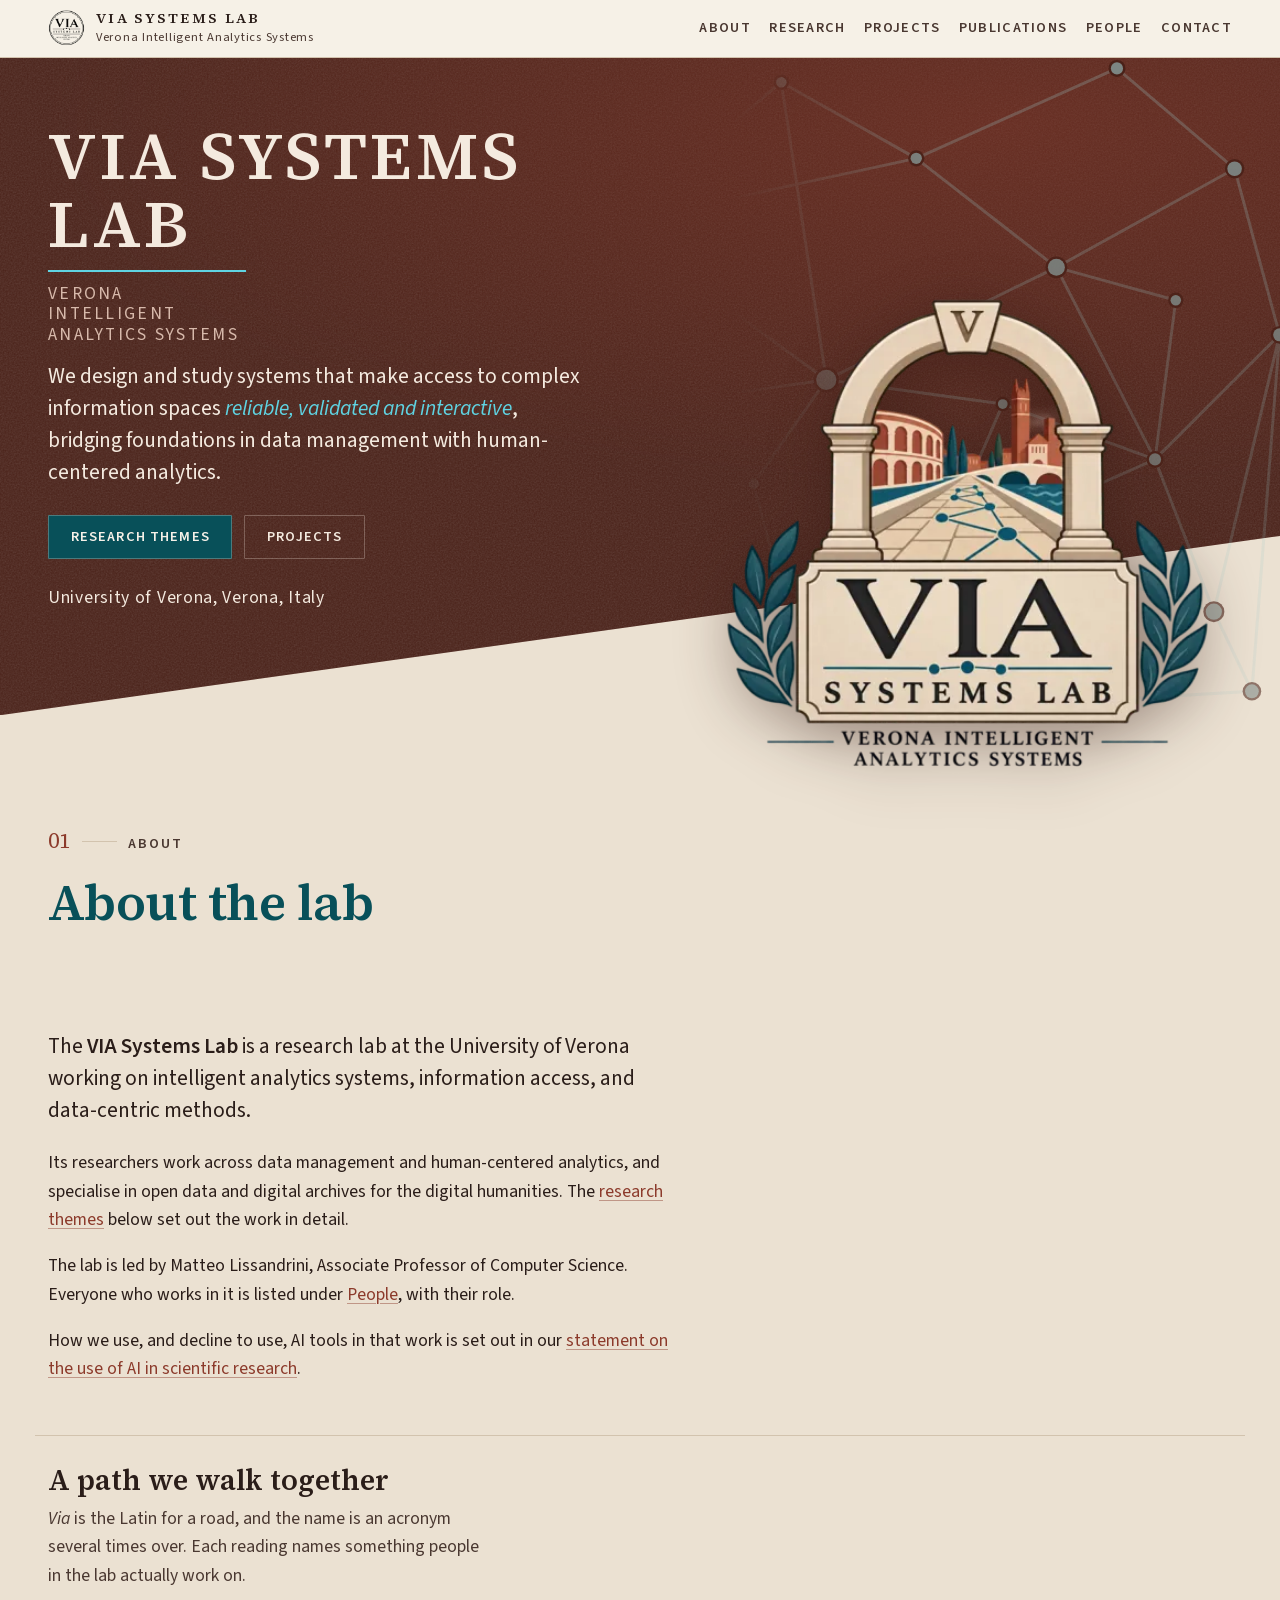
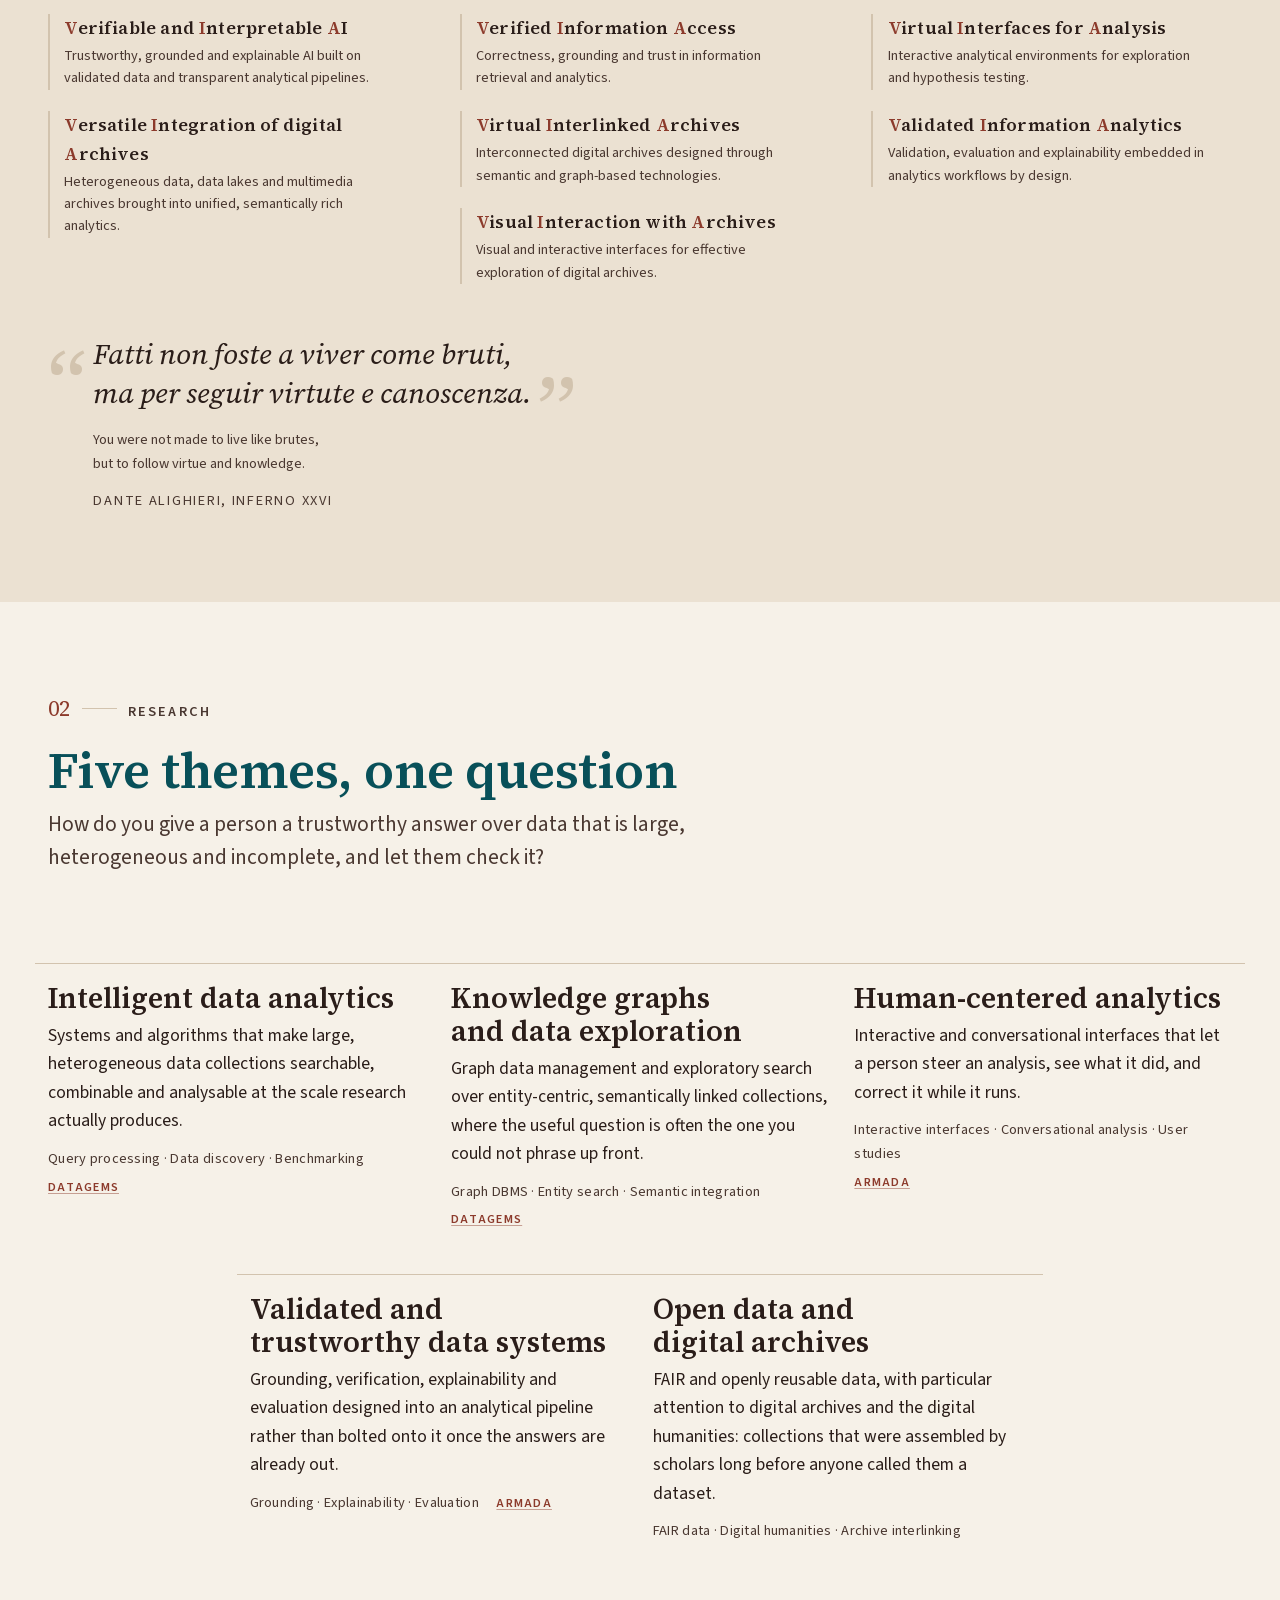
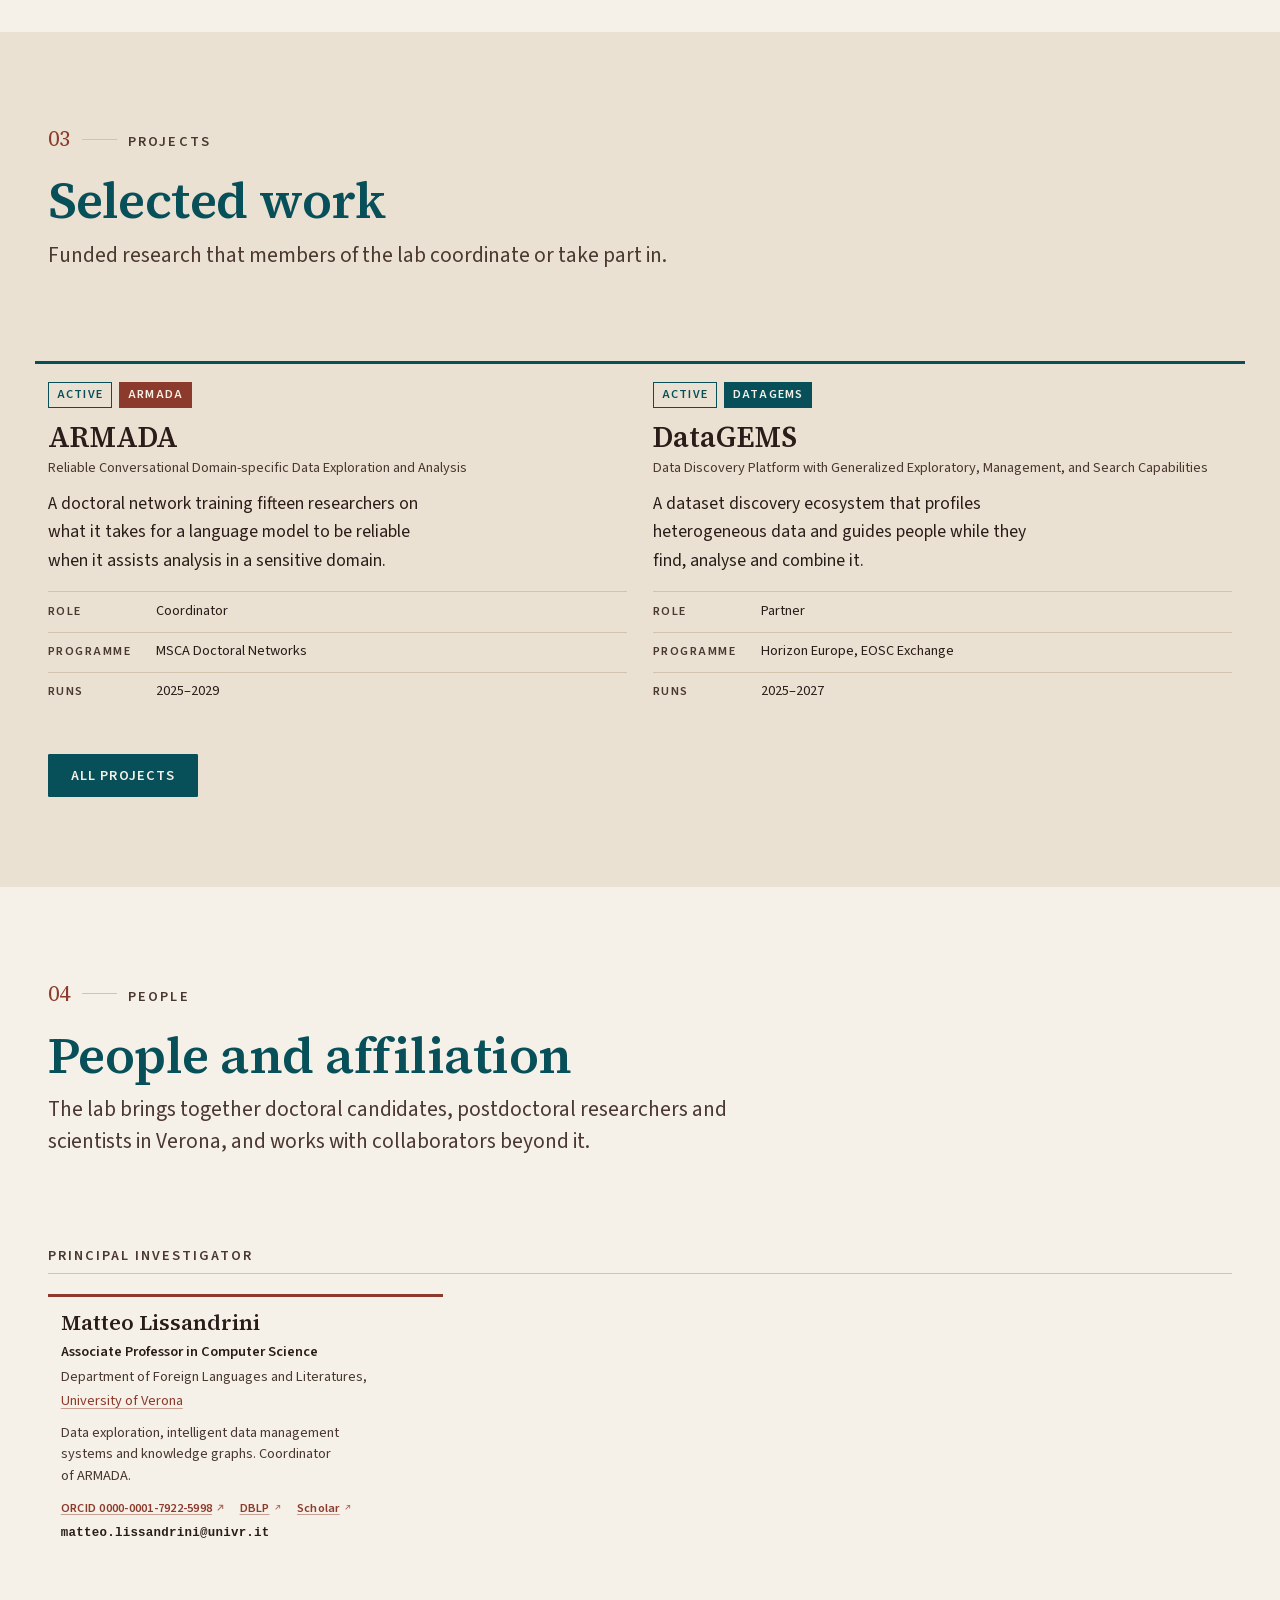
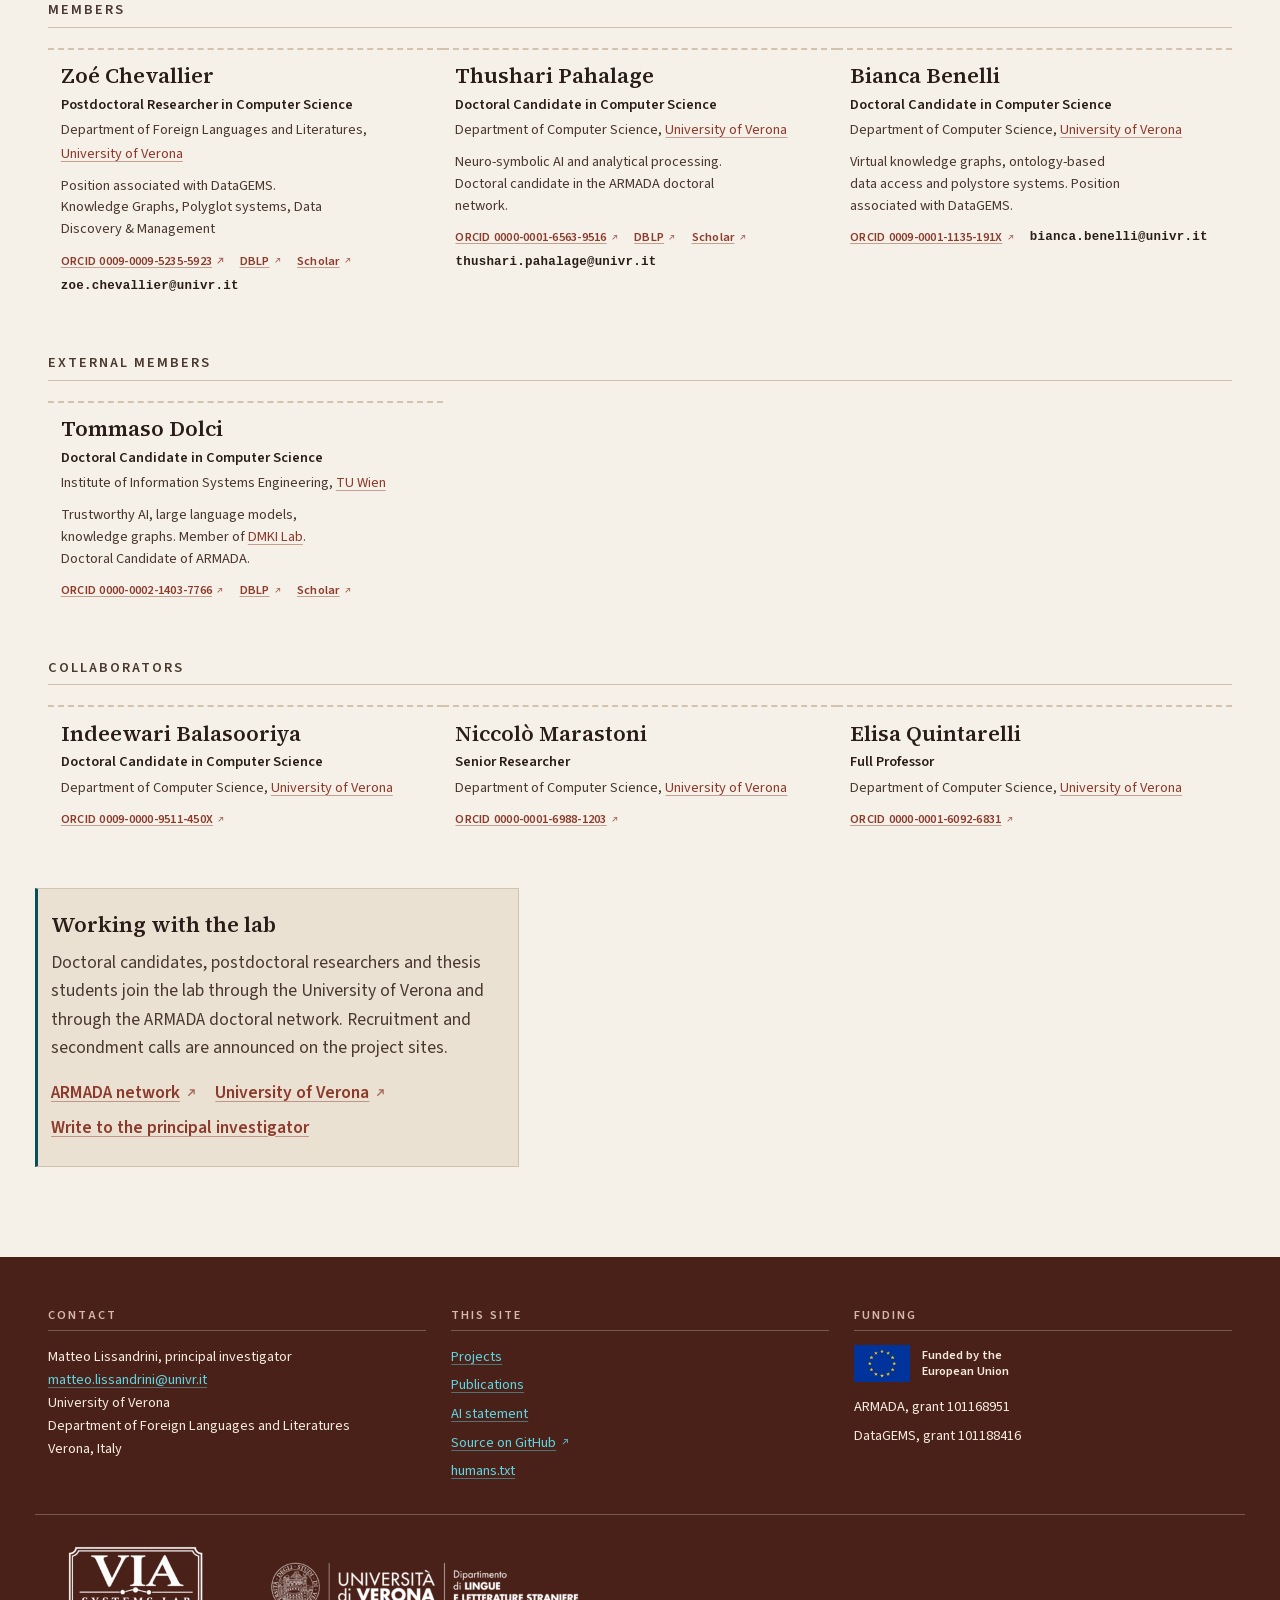
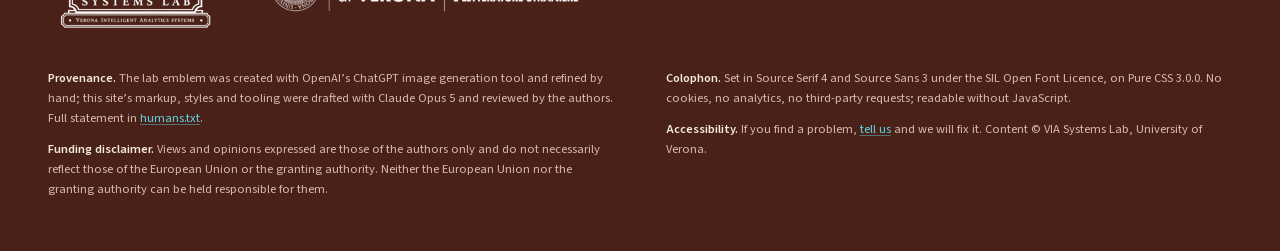
<file: index.html>
<!doctype html>
<html lang="en">
<head>
<meta charset="utf-8">
<meta name="viewport" content="width=device-width, initial-scale=1">

<title>VIA Systems Lab · Verona Intelligent Analytics Systems</title>
<meta name="description" content="VIA Systems Lab (Verona Intelligent Analytics Systems) is a research lab at the University of Verona working on reliable, validated and interactive access to complex information spaces.">
<link rel="canonical" href="https://viasystemslab.github.io/">

<meta name="color-scheme" content="light">
<meta name="theme-color" content="#f6f1e8">

<link rel="icon" href="icons/favicon.svg" type="image/svg+xml">
<link rel="icon" href="icons/favicon-32.png" sizes="32x32" type="image/png">
<link rel="icon" href="icons/favicon-16.png" sizes="16x16" type="image/png">
<link rel="apple-touch-icon" href="icons/apple-touch-icon.png" sizes="180x180">
<link rel="manifest" href="site.webmanifest">
<link rel="author" type="text/plain" href="humans.txt">

<link rel="preload" href="fonts/source-sans-3-roman-latin.woff2" as="font" type="font/woff2" crossorigin>
<link rel="preload" href="fonts/source-serif-4-roman-latin.woff2" as="font" type="font/woff2" crossorigin>

<link rel="stylesheet" href="css/fonts.css">
<link rel="stylesheet" href="css/pure.css">
<link rel="stylesheet" href="css/grids-responsive.css">
<link rel="stylesheet" href="css/custom.css">

<meta property="og:type" content="website">
<meta property="og:site_name" content="VIA Systems Lab">
<meta property="og:locale" content="en_GB">
<meta property="og:url" content="https://viasystemslab.github.io/">
<meta property="og:title" content="VIA Systems Lab · Verona Intelligent Analytics Systems">
<meta property="og:description" content="A research lab at the University of Verona working on reliable, validated and interactive access to complex information spaces.">
<meta property="og:image" content="https://viasystemslab.github.io/img/og-card.png">
<meta property="og:image:width" content="1200">
<meta property="og:image:height" content="630">
<meta property="og:image:type" content="image/png">
<meta property="og:image:alt" content="The VIA Systems Lab plaque: VIA SYSTEMS LAB, Verona Intelligent Analytics Systems.">
<meta name="twitter:card" content="summary_large_image">

<script type="application/ld+json">
{
  "@context": {
    "@vocab": "https://schema.org/",
    "iptcExt": "http://iptc.org/std/Iptc4xmpExt/2008-02-29/",
    "digitalSourceType": {
      "@id": "iptcExt:DigitalSourceType",
      "@type": "@id"
    }
  },
  "@graph": [
    {
      "@id": "https://viasystemslab.github.io/#website",
      "@type": "WebSite",
      "url": "https://viasystemslab.github.io/",
      "name": "VIA Systems Lab",
      "inLanguage": "en",
      "publisher": {
        "@id": "https://viasystemslab.github.io/#organization"
      }
    },
    {
      "@id": "https://viasystemslab.github.io/#webpage",
      "@type": "WebPage",
      "url": "https://viasystemslab.github.io/",
      "name": "VIA Systems Lab · Verona Intelligent Analytics Systems",
      "isPartOf": {
        "@id": "https://viasystemslab.github.io/#website"
      },
      "about": {
        "@id": "https://viasystemslab.github.io/#organization"
      },
      "inLanguage": "en",
      "primaryImageOfPage": {
        "@id": "https://viasystemslab.github.io/#emblem"
      }
    },
    {
      "@id": "https://viasystemslab.github.io/#organization",
      "@type": "ResearchOrganization",
      "name": "VIA Systems Lab",
      "alternateName": "Verona Intelligent Analytics Systems",
      "url": "https://viasystemslab.github.io/",
      "description": "A research lab at the University of Verona working on systems for reliable, validated and interactive access to complex information spaces, with an emphasis on open data and digital archives.",
      "parentOrganization": {
        "@id": "https://ror.org/039bp8j42"
      },
      "location": {
        "@type": "Place",
        "address": {
          "@type": "PostalAddress",
          "addressLocality": "Verona",
          "addressCountry": "IT"
        }
      },
      "sameAs": [
        "https://github.com/VIASystemsLab"
      ],
      "member": [
        {
          "@id": "https://orcid.org/0000-0001-7922-5998"
        },
        {
          "@id": "https://orcid.org/0000-0001-6563-9516"
        },
        {
          "@id": "https://orcid.org/0009-0009-5235-5923"
        },
        {
          "@id": "https://orcid.org/0009-0001-1135-191X"
        },
        {
          "@id": "https://orcid.org/0000-0002-1403-7766"
        }
      ],
      "knowsAbout": [
        {
          "@id": "https://viasystemslab.github.io/#theme-intelligent-data-analytics"
        },
        {
          "@id": "https://viasystemslab.github.io/#theme-knowledge-graphs"
        },
        {
          "@id": "https://viasystemslab.github.io/#theme-human-centered-analytics"
        },
        {
          "@id": "https://viasystemslab.github.io/#theme-trustworthy-data-systems"
        },
        {
          "@id": "https://viasystemslab.github.io/#theme-open-data-archives"
        }
      ],
      "logo": {
        "@id": "https://viasystemslab.github.io/#emblem"
      },
      "image": {
        "@id": "https://viasystemslab.github.io/#emblem"
      }
    },
    {
      "@id": "https://ror.org/039bp8j42",
      "@type": "CollegeOrUniversity",
      "name": "University of Verona",
      "alternateName": "Università degli Studi di Verona",
      "url": "https://www.univr.it/",
      "sameAs": [
        "https://ror.org/039bp8j42",
        "https://www.wikidata.org/wiki/Q2531629"
      ]
    },
    {
      "@id": "https://ror.org/04d836q62",
      "@type": "CollegeOrUniversity",
      "name": "TU Wien",
      "alternateName": "Technische Universität Wien",
      "url": "https://www.tuwien.at/",
      "sameAs": [
        "https://ror.org/04d836q62"
      ]
    },
    {
      "@id": "https://orcid.org/0000-0001-7922-5998",
      "@type": "Person",
      "name": "Matteo Lissandrini",
      "givenName": "Matteo",
      "familyName": "Lissandrini",
      "jobTitle": "Associate Professor in Computer Science",
      "url": "https://lissandrini.com/",
      "email": "matteo.lissandrini@univr.it",
      "affiliation": {
        "@id": "https://ror.org/039bp8j42"
      },
      "worksFor": {
        "@id": "https://ror.org/039bp8j42"
      },
      "memberOf": {
        "@id": "https://viasystemslab.github.io/#organization"
      },
      "identifier": {
        "@type": "PropertyValue",
        "propertyID": "ORCID",
        "value": "0000-0001-7922-5998",
        "url": "https://orcid.org/0000-0001-7922-5998"
      },
      "sameAs": [
        "https://orcid.org/0000-0001-7922-5998",
        "https://dblp.org/pid/139/1128.html",
        "https://scholar.google.com/citations?user=TvHNVDgAAAAJ",
        "https://lissandrini.com/",
        "https://www.dlls.univr.it/?ent=persona&id=7657&lang=en"
      ]
    },
    {
      "@id": "https://orcid.org/0000-0001-6563-9516",
      "@type": "Person",
      "name": "Thushari Pahalage",
      "givenName": "Thushari",
      "familyName": "Pahalage",
      "jobTitle": "Doctoral Candidate in Computer Science",
      "url": "https://sites.google.com/view/thushariii/home",
      "email": "thushari.pahalage@univr.it",
      "affiliation": {
        "@id": "https://ror.org/039bp8j42"
      },
      "worksFor": {
        "@id": "https://ror.org/039bp8j42"
      },
      "memberOf": {
        "@id": "https://viasystemslab.github.io/#organization"
      },
      "identifier": {
        "@type": "PropertyValue",
        "propertyID": "ORCID",
        "value": "0000-0001-6563-9516",
        "url": "https://orcid.org/0000-0001-6563-9516"
      },
      "sameAs": [
        "https://orcid.org/0000-0001-6563-9516",
        "https://dblp.org/pid/359/8479.html",
        "https://scholar.google.com/citations?user=xs5upZ8AAAAJ",
        "https://sites.google.com/view/thushariii/home"
      ]
    },
    {
      "@id": "https://orcid.org/0009-0009-5235-5923",
      "@type": "Person",
      "name": "Zoé Chevallier",
      "givenName": "Zoé",
      "familyName": "Chevallier",
      "jobTitle": "Postdoctoral Researcher in Computer Science",
      "url": "https://zoechevallier1.github.io/",
      "email": "zoe.chevallier@univr.it",
      "affiliation": {
        "@id": "https://ror.org/039bp8j42"
      },
      "worksFor": {
        "@id": "https://ror.org/039bp8j42"
      },
      "memberOf": {
        "@id": "https://viasystemslab.github.io/#organization"
      },
      "identifier": {
        "@type": "PropertyValue",
        "propertyID": "ORCID",
        "value": "0009-0009-5235-5923",
        "url": "https://orcid.org/0009-0009-5235-5923"
      },
      "sameAs": [
        "https://orcid.org/0009-0009-5235-5923",
        "https://dblp.org/pid/281/5271.html",
        "https://scholar.google.com/citations?user=TdXjdssAAAAJ&hl=fr&oi=ao",
        "https://zoechevallier1.github.io/",
        "https://www.dlls.univr.it/?ent=persona&id=100156&lang=en"
      ]
    },
    {
      "@id": "https://orcid.org/0009-0001-1135-191X",
      "@type": "Person",
      "name": "Bianca Benelli",
      "givenName": "Bianca",
      "familyName": "Benelli",
      "jobTitle": "Doctoral Candidate in Computer Science",
      "url": "https://biancabenelli.github.io/",
      "email": "bianca.benelli@univr.it",
      "affiliation": {
        "@id": "https://ror.org/039bp8j42"
      },
      "worksFor": {
        "@id": "https://ror.org/039bp8j42"
      },
      "memberOf": {
        "@id": "https://viasystemslab.github.io/#organization"
      },
      "identifier": {
        "@type": "PropertyValue",
        "propertyID": "ORCID",
        "value": "0009-0001-1135-191X",
        "url": "https://orcid.org/0009-0001-1135-191X"
      },
      "sameAs": [
        "https://orcid.org/0009-0001-1135-191X",
        "https://biancabenelli.github.io/",
        "https://www.di.univr.it/?ent=persona&id=86429"
      ]
    },
    {
      "@id": "https://orcid.org/0000-0002-1403-7766",
      "@type": "Person",
      "name": "Tommaso Dolci",
      "givenName": "Tommaso",
      "familyName": "Dolci",
      "jobTitle": "Doctoral Candidate in Computer Science",
      "url": "https://tommasod.github.io/",
      "affiliation": {
        "@id": "https://ror.org/04d836q62"
      },
      "worksFor": {
        "@id": "https://ror.org/04d836q62"
      },
      "memberOf": {
        "@id": "https://viasystemslab.github.io/#organization"
      },
      "identifier": {
        "@type": "PropertyValue",
        "propertyID": "ORCID",
        "value": "0000-0002-1403-7766",
        "url": "https://orcid.org/0000-0002-1403-7766"
      },
      "sameAs": [
        "https://orcid.org/0000-0002-1403-7766",
        "https://dblp.org/pid/327/0835.html",
        "https://scholar.google.com/citations?user=LtmIhawAAAAJ",
        "https://tommasod.github.io/",
        "https://informatics.tuwien.ac.at/people/tommaso-dolci/"
      ]
    },
    {
      "@id": "https://viasystemslab.github.io/#research-themes",
      "@type": "DefinedTermSet",
      "name": "VIA Systems Lab research themes"
    },
    {
      "@id": "https://viasystemslab.github.io/#theme-intelligent-data-analytics",
      "@type": "DefinedTerm",
      "name": "Intelligent data analytics",
      "description": "Systems and algorithms that make large, heterogeneous data collections searchable, combinable and analysable at the scale research actually produces.",
      "inDefinedTermSet": {
        "@id": "https://viasystemslab.github.io/#research-themes"
      }
    },
    {
      "@id": "https://viasystemslab.github.io/#theme-knowledge-graphs",
      "@type": "DefinedTerm",
      "name": "Knowledge graphs and data exploration",
      "description": "Graph data management and exploratory search over entity-centric, semantically linked collections, where the useful question is often the one you could not phrase up front.",
      "inDefinedTermSet": {
        "@id": "https://viasystemslab.github.io/#research-themes"
      }
    },
    {
      "@id": "https://viasystemslab.github.io/#theme-human-centered-analytics",
      "@type": "DefinedTerm",
      "name": "Human-centered analytics",
      "description": "Interactive and conversational interfaces that let a person steer an analysis, see what it did, and correct it while it runs.",
      "inDefinedTermSet": {
        "@id": "https://viasystemslab.github.io/#research-themes"
      }
    },
    {
      "@id": "https://viasystemslab.github.io/#theme-trustworthy-data-systems",
      "@type": "DefinedTerm",
      "name": "Validated and trustworthy data systems",
      "description": "Grounding, verification, explainability and evaluation designed into an analytical pipeline rather than bolted onto it once the answers are already out.",
      "inDefinedTermSet": {
        "@id": "https://viasystemslab.github.io/#research-themes"
      }
    },
    {
      "@id": "https://viasystemslab.github.io/#theme-open-data-archives",
      "@type": "DefinedTerm",
      "name": "Open data and digital archives",
      "description": "FAIR and openly reusable data, with particular attention to digital archives and the digital humanities: collections that were assembled by scholars long before anyone called them a dataset.",
      "inDefinedTermSet": {
        "@id": "https://viasystemslab.github.io/#research-themes"
      }
    },
    {
      "@id": "https://cordis.europa.eu/project/id/101168951",
      "@type": "ResearchProject",
      "name": "ARMADA",
      "mainEntityOfPage": "https://viasystemslab.github.io/projects.html#armada",
      "startDate": "2025-03-01",
      "endDate": "2029-02-28",
      "member": {
        "@id": "https://viasystemslab.github.io/#organization"
      }
    },
    {
      "@id": "https://cordis.europa.eu/project/id/101188416",
      "@type": "ResearchProject",
      "name": "DataGEMS",
      "mainEntityOfPage": "https://viasystemslab.github.io/projects.html#datagems",
      "startDate": "2025-01-01",
      "endDate": "2027-12-31",
      "member": {
        "@id": "https://viasystemslab.github.io/#organization"
      }
    },
    {
      "@id": "https://viasystemslab.github.io/#emblem",
      "@type": "ImageObject",
      "name": "VIA Systems Lab emblem",
      "description": "A Roman arch framing a paved via that leads towards the Verona Arena, with the joints between the paving stones drawn as the edges of a data graph.",
      "contentUrl": "https://viasystemslab.github.io/img/via-logo-pictorial-w-1080.webp",
      "thumbnailUrl": "https://viasystemslab.github.io/img/via-logo-pictorial-w-480.webp",
      "encodingFormat": "image/webp",
      "width": 1080,
      "height": 996,
      "creator": {
        "@id": "https://viasystemslab.github.io/#organization"
      },
      "digitalSourceType": {
        "@id": "http://cv.iptc.org/newscodes/digitalsourcetype/compositeWithTrainedAlgorithmicMedia"
      },
      "creditText": "Images created with OpenAI's ChatGPT image generation tool. The designs were generated using AI based on prompts developed for the VIA Systems Lab, drawing inspiration from traditional Verona street plaques, Roman and medieval architectural elements, and the concepts of stable grounding, solid innovation, and lasting scientific knowledge. The final logo concepts were iteratively refined through successive prompts to simplify the design and adapt it for use as a stylized, monochrome logo and circular avatar."
    },
    {
      "@id": "https://github.com/VIASystemsLab/VIASystemsLab.github.io",
      "@type": "SoftwareSourceCode",
      "name": "VIA Systems Lab website",
      "description": "The static HTML and CSS source of this site.",
      "codeRepository": "https://github.com/VIASystemsLab/VIASystemsLab.github.io",
      "programmingLanguage": [
        "HTML",
        "CSS"
      ],
      "runtimePlatform": "GitHub Pages",
      "license": "https://github.com/VIASystemsLab/VIASystemsLab.github.io/blob/main/LICENSE",
      "maintainer": {
        "@id": "https://viasystemslab.github.io/#organization"
      },
      "about": {
        "@id": "https://viasystemslab.github.io/#organization"
      },
      "creditText": "Markup, stylesheet, build tooling and documentation drafted with Claude Opus 5 (claude-opus-5) and reviewed by the authors, who remain responsible for what is published."
    }
  ]
}
</script>
</head>

<body id="top">

<a class="skip-link" href="#main">Skip to main content</a>

<header class="masthead">
  <div class="masthead__inner">
    <a class="wordmark" href="#top">
      <picture>
        <source type="image/webp" srcset="img/via-logo-circle-b-240.webp">
        <img class="wordmark__seal" src="img/via-logo-circle-b-240.png" width="240" height="240" alt="" decoding="async">
      </picture>
      <span class="wordmark__text">
        <span class="wordmark__name">VIA Systems Lab</span>
        <span class="wordmark__sub">Verona Intelligent Analytics Systems</span>
      </span>
    </a>

    <nav class="nav" aria-label="Main">
      <ul class="nav__list">
        <li><a href="#about">About</a></li>
        <li><a href="#research">Research</a></li>
        <li><a href="projects.html">Projects</a></li>
        <li><a href="publications.html">Publications</a></li>
        <li><a href="#people">People</a></li>
        <li><a href="#contact">Contact</a></li>
      </ul>
    </nav>
  </div>
</header>

<main id="main">

  <!-- ============================== Hero ============================== -->
  <section class="hero" aria-labelledby="hero-title">
      <!--
        The lab's node-and-link figure. Geometry only: every colour, weight and
        opacity is in css/custom.css under .graph, so this can be retuned or
        reused on another band without touching markup.
      -->
      <div class="graph hero__graph" aria-hidden="true">
        <svg viewBox="0 0 900 380" preserveAspectRatio="xMaxYMid slice" focusable="false">
          <path class="graph__edges" d="M118 292L206 208 M206 208L298 322 M206 208L352 138 M352 138L447 243 M447 243L298 322 M447 243L563 330 M352 138L515 96 M515 96L408 44 M408 44L246 58 M246 58L206 208 M447 243L596 246 M596 246L638 186 M638 186L515 96 M638 186L771 121 M771 121L874 64 M638 186L740 200 M740 200L702 288 M702 288L563 330 M771 121L828 232 M828 232L702 288 M740 200L828 232 M828 232L862 320 M862 320L798 300 M798 300L702 288 M515 96L690 58 M690 58L771 121 M828 232L900 160 M900 160L874 64 M563 330L500 350 M500 350L660 348 M660 348L702 288 M408 44L330 8 M330 8L246 58 M690 58L612 14 M612 14L515 96 M874 64L806 6 M806 6L690 58 M500 350L392 374 M392 374L298 322 M660 348L716 376 M716 376L798 300 M862 320L884 366 M884 366L716 376 M298 322L236 368 M236 368L500 350 M206 208L166 140 M166 140L352 138 M272 240L298 322 M272 240L206 208 M470 120L515 96 M470 120L352 138 M540 200L447 243 M540 200L638 186 M610 300L660 348 M610 300L596 246 M760 340L798 300 M760 340L702 288 M840 140L771 121 M840 140L828 232 M118 292L236 368 M596 246L500 350 M900 160L862 320 M612 14L638 186 M884 366L900 160"/>
          <g class="graph__halo"><circle cx="118" cy="292" r="6.66"/><circle cx="206" cy="208" r="4.91"/><circle cx="298" cy="322" r="7.83"/><circle cx="352" cy="138" r="5.38"/><circle cx="447" cy="243" r="8.65"/><circle cx="515" cy="96" r="4.91"/><circle cx="563" cy="330" r="5.61"/><circle cx="638" cy="186" r="7.25"/><circle cx="702" cy="288" r="5.14"/><circle cx="771" cy="121" r="6.31"/><circle cx="828" cy="232" r="4.91"/><circle cx="874" cy="64" r="5.61"/><circle cx="246" cy="58" r="4.44"/><circle cx="408" cy="44" r="4.91"/><circle cx="596" cy="246" r="4.44"/><circle cx="740" cy="200" r="4.21"/><circle cx="862" cy="320" r="6.08"/><circle cx="690" cy="58" r="4.68"/><circle cx="798" cy="300" r="4.44"/><circle cx="900" cy="160" r="5.14"/><circle cx="500" cy="350" r="4.68"/><circle cx="660" cy="348" r="4.91"/><circle cx="330" cy="8" r="5.38"/><circle cx="612" cy="14" r="4.44"/><circle cx="806" cy="6" r="4.91"/><circle cx="392" cy="374" r="5.14"/><circle cx="716" cy="376" r="4.68"/><circle cx="884" cy="366" r="5.38"/><circle cx="236" cy="368" r="4.44"/><circle cx="166" cy="140" r="4.68"/><circle cx="272" cy="240" r="5.14"/><circle cx="470" cy="120" r="4.44"/><circle cx="540" cy="200" r="5.38"/><circle cx="610" cy="300" r="4.21"/><circle cx="760" cy="340" r="4.91"/><circle cx="840" cy="140" r="4.44"/></g>
          <g class="graph__nodes"><circle cx="118" cy="292" r="5.26"/><circle cx="206" cy="208" r="3.51"/><circle cx="298" cy="322" r="6.43"/><circle cx="352" cy="138" r="3.98"/><circle cx="447" cy="243" r="7.25"/><circle cx="515" cy="96" r="3.51"/><circle cx="563" cy="330" r="4.21"/><circle cx="638" cy="186" r="5.85"/><circle cx="702" cy="288" r="3.74"/><circle cx="771" cy="121" r="4.91"/><circle cx="828" cy="232" r="3.51"/><circle cx="874" cy="64" r="4.21"/><circle cx="246" cy="58" r="3.04"/><circle cx="408" cy="44" r="3.51"/><circle cx="596" cy="246" r="3.04"/><circle cx="740" cy="200" r="2.81"/><circle cx="862" cy="320" r="4.68"/><circle cx="690" cy="58" r="3.28"/><circle cx="798" cy="300" r="3.04"/><circle cx="900" cy="160" r="3.74"/><circle cx="500" cy="350" r="3.28"/><circle cx="660" cy="348" r="3.51"/><circle cx="330" cy="8" r="3.98"/><circle cx="612" cy="14" r="3.04"/><circle cx="806" cy="6" r="3.51"/><circle cx="392" cy="374" r="3.74"/><circle cx="716" cy="376" r="3.28"/><circle cx="884" cy="366" r="3.98"/><circle cx="236" cy="368" r="3.04"/><circle cx="166" cy="140" r="3.28"/><circle cx="272" cy="240" r="3.74"/><circle cx="470" cy="120" r="3.04"/><circle cx="540" cy="200" r="3.98"/><circle cx="610" cy="300" r="2.81"/><circle cx="760" cy="340" r="3.51"/><circle cx="840" cy="140" r="3.04"/></g>
        </svg>
      </div>
    <div class="hero__grid shell pure-g">
      <div class="hero__text pure-u-1 pure-u-md-1-2 pure-u-lg-13-24">
        <h1 id="hero-title" class="hero__h1">
          <span class="hero__name">VIA Systems Lab</span>
          <span class="hero__expansion">Verona Intelligent Analytics Systems</span>
        </h1>
        <p class="hero__lead">
          We design and study systems that make access to complex information
          spaces <em>reliable, validated and interactive</em>, bridging foundations
          in data management with human-centered analytics.
        </p>
        <p class="hero__actions">
          <a class="pure-button button button--primary" href="#research">Research themes</a>
          <a class="pure-button button button--ghost" href="projects.html">Projects</a>
        </p>
        <p class="hero__fact">
          University of Verona, Verona, Italy
        </p>
      </div>

      <figure class="hero__figure pure-u-1 pure-u-md-1-2 pure-u-lg-11-24">
        <!--
          Two cuts of the same emblem, differing only in the tagline colour.
          Which one reads depends on what the tagline lands on, and that
          changes twice as the layout widens:

            below 48em   the band is lifted and the emblem's lower half,
                         tagline included, finishes on the page  ->  black
            48em to 64em the emblem sits wholly on the dark band  ->  white
            64em and up  --hero-overhang pulls the emblem down through the
                         diagonal and the tagline clears it again  ->  black

          The first matching source wins, so the order here is narrowest
          first. Both cuts are built by tools/build_assets.py.
        -->
        <picture>
          <source type="image/webp" media="(max-width: 47.99em)"
                  srcset="img/via-logo-pictorial-b-480.webp 480w, img/via-logo-pictorial-b-720.webp 720w, img/via-logo-pictorial-b-1080.webp 1080w"
                  sizes="78vw">
          <source media="(max-width: 47.99em)"
                  srcset="img/via-logo-pictorial-b-480.png 480w"
                  sizes="78vw">
          <source type="image/webp" media="(max-width: 63.99em)"
                  srcset="img/via-logo-pictorial-w-480.webp 480w, img/via-logo-pictorial-w-720.webp 720w, img/via-logo-pictorial-w-1080.webp 1080w"
                  sizes="42vw">
          <source media="(max-width: 63.99em)"
                  srcset="img/via-logo-pictorial-w-480.png 480w"
                  sizes="42vw">
          <source type="image/webp"
                  srcset="img/via-logo-pictorial-b-480.webp 480w, img/via-logo-pictorial-b-720.webp 720w, img/via-logo-pictorial-b-1080.webp 1080w"
                  sizes="34vw">
          <img src="img/via-logo-pictorial-b-480.png" width="1305" height="1206"
               alt="The VIA Systems Lab emblem: a Roman arch framing a paved road that leads towards the Verona Arena, with the joints between the paving stones drawn as the edges of a data graph."
               decoding="async" fetchpriority="high">
        </picture>
      </figure>
    </div>
  </section>

  <!-- ============================= About ============================== -->
  <section id="about" class="section" aria-labelledby="about-title">
    <div class="shell pure-g">
      <header class="section__head pure-u-1 pure-u-md-5-6 pure-u-lg-17-24">
        <p class="eyebrow"><span class="eyebrow__num">01</span> About</p>
        <h2 id="about-title" class="section__title">About the lab</h2>
      </header>

      <div class="prose pure-u-1 pure-u-lg-13-24">
        <p class="prose__lead">
          The <strong>VIA Systems Lab</strong> is a research lab at the University of
          Verona working on intelligent analytics systems, information access, and
          data-centric methods.
        </p>
        <p>
          Its researchers work across data management and human-centered
          analytics, and specialise in open data and digital archives for the
          digital humanities. The <a href="#research">research themes</a> below
          set out the work in detail.
        </p>
        <p>
          The lab is led by Matteo Lissandrini, Associate Professor of Computer
          Science. Everyone who works in it is listed under
          <a href="#people">People</a>, with their role.
        </p>
        <p>
          How we use, and decline to use, AI tools in that work is set out in our
          <a href="ai-statement.html">statement on the use of AI in scientific research</a>.
        </p>
      </div>

      <aside class="glossary pure-u-1" aria-labelledby="glossary-title">
        <h3 id="glossary-title" class="glossary__title">A path we walk together</h3>
        <p class="glossary__intro">
          <em>Via</em> is the Latin for a road, and the name is an acronym several
          times over. Each reading names something people in the lab actually
          work on.
        </p>
        <dl class="glossary__list">
          <div class="glossary__item">
            <dt><span class="glossary__vi">V</span>erifiable and <span class="glossary__vi">I</span>nterpretable <span class="glossary__vi">A</span>I</dt>
            <dd>Trustworthy, grounded and explainable AI built on validated data and transparent analytical pipelines.</dd>
          </div>
          <div class="glossary__item">
            <dt><span class="glossary__vi">V</span>ersatile <span class="glossary__vi">I</span>ntegration of digital <span class="glossary__vi">A</span>rchives</dt>
            <dd>Heterogeneous data, data lakes and multimedia archives brought into unified, semantically rich analytics.</dd>
          </div>
          <div class="glossary__item">
            <dt><span class="glossary__vi">V</span>erified <span class="glossary__vi">I</span>nformation <span class="glossary__vi">A</span>ccess</dt>
            <dd>Correctness, grounding and trust in information retrieval and analytics.</dd>
          </div>
          <div class="glossary__item">
            <dt><span class="glossary__vi">V</span>irtual <span class="glossary__vi">I</span>nterlinked <span class="glossary__vi">A</span>rchives</dt>
            <dd>Interconnected digital archives designed through semantic and graph-based technologies.</dd>
          </div>
          <div class="glossary__item">
            <dt><span class="glossary__vi">V</span>isual <span class="glossary__vi">I</span>nteraction with <span class="glossary__vi">A</span>rchives</dt>
            <dd>Visual and interactive interfaces for effective exploration of digital archives.</dd>
          </div>
          <div class="glossary__item">
            <dt><span class="glossary__vi">V</span>irtual <span class="glossary__vi">I</span>nterfaces for <span class="glossary__vi">A</span>nalysis</dt>
            <dd>Interactive analytical environments for exploration and hypothesis testing.</dd>
          </div>
          <div class="glossary__item">
            <dt><span class="glossary__vi">V</span>alidated <span class="glossary__vi">I</span>nformation <span class="glossary__vi">A</span>nalytics</dt>
            <dd>Validation, evaluation and explainability embedded in analytics workflows by design.</dd>
          </div>
        </dl>
      </aside>

      <figure class="pullquote pure-u-1 pure-u-md-1-2 pure-u-lg-11-24">
        <!-- Verse, so the line break is the poem's and belongs in the markup. -->
        <blockquote lang="it">
          <p>Fatti non foste a viver come bruti,<br>
          ma per seguir virtute e canoscenza.</p>
        </blockquote>
        <p class="pullquote__gloss" lang="en">You were not made to live like
          brutes, but to follow virtue and knowledge.</p>
        <figcaption>Dante Alighieri, Inferno XXVI</figcaption>
      </figure>
    </div>
  </section>

  <!-- ============================ Research ============================ -->
  <section id="research" class="section" aria-labelledby="research-title">
    <div class="shell pure-g">
      <header class="section__head pure-u-1 pure-u-md-5-6 pure-u-lg-17-24">
        <p class="eyebrow"><span class="eyebrow__num">02</span> Research</p>
        <h2 id="research-title" class="section__title">Five themes, one question</h2>
        <p class="section__standfirst">
          How do you give a person a trustworthy answer over data that is large,
          heterogeneous and incomplete, and let them check it?
        </p>
      </header>

      <ol class="themes pure-g">
        <li class="theme pure-u-1 pure-u-md-1-2 pure-u-lg-1-3" id="theme-intelligent-data-analytics">
          <h3 class="theme__name">Intelligent data analytics</h3>
          <p class="theme__desc">
            Systems and algorithms that make large, heterogeneous data collections
            searchable, combinable and analysable at the scale research actually produces.
          </p>
          <p class="theme__meta">
            <span class="theme__methods">Query processing · Data discovery · Benchmarking</span>
            <a class="theme__link" href="projects.html#datagems">DataGEMS</a>
          </p>
        </li>

        <li class="theme pure-u-1 pure-u-md-1-2 pure-u-lg-1-3" id="theme-knowledge-graphs">
          <h3 class="theme__name">Knowledge graphs and data exploration</h3>
          <p class="theme__desc">
            Graph data management and exploratory search over entity-centric,
            semantically linked collections, where the useful question is often the
            one you could not phrase up front.
          </p>
          <p class="theme__meta">
            <span class="theme__methods">Graph DBMS · Entity search · Semantic integration</span>
            <a class="theme__link" href="projects.html#datagems">DataGEMS</a>
          </p>
        </li>

        <li class="theme pure-u-1 pure-u-md-1-2 pure-u-lg-1-3" id="theme-human-centered-analytics">
          <h3 class="theme__name">Human-centered analytics</h3>
          <p class="theme__desc">
            Interactive and conversational interfaces that let a person steer an
            analysis, see what it did, and correct it while it runs.
          </p>
          <p class="theme__meta">
            <span class="theme__methods">Interactive interfaces · Conversational analysis · User studies</span>
            <a class="theme__link" href="projects.html#armada">ARMADA</a>
          </p>
        </li>

        <li class="theme pure-u-1 pure-u-md-1-2 pure-u-lg-1-3" id="theme-trustworthy-data-systems">
          <h3 class="theme__name">Validated and trustworthy data systems</h3>
          <p class="theme__desc">
            Grounding, verification, explainability and evaluation designed into an
            analytical pipeline rather than bolted onto it once the answers are already out.
          </p>
          <p class="theme__meta">
            <span class="theme__methods">Grounding · Explainability · Evaluation</span>
            <a class="theme__link" href="projects.html#armada">ARMADA</a>
          </p>
        </li>

        <li class="theme pure-u-1 pure-u-md-1-2 pure-u-lg-1-3" id="theme-open-data-archives">
          <h3 class="theme__name">Open data and digital archives</h3>
          <p class="theme__desc">
            FAIR and openly reusable data, with particular attention to digital
            archives and the digital humanities: collections that were assembled by
            scholars long before anyone called them a dataset.
          </p>
          <p class="theme__meta">
            <span class="theme__methods">FAIR data · Digital humanities · Archive interlinking</span>
          </p>
        </li>
      </ol>
    </div>
  </section>

  <!-- ====================== Projects (highlights) ====================== -->
  <section id="projects" class="section" aria-labelledby="projects-title">
    <div class="shell pure-g">
      <header class="section__head pure-u-1 pure-u-md-5-6 pure-u-lg-17-24">
        <p class="eyebrow"><span class="eyebrow__num">03</span> Projects</p>
        <h2 id="projects-title" class="section__title">Selected work</h2>
        <p class="section__standfirst">
          Funded research that members of the lab coordinate or take part in.
        </p>
      </header>

      <!-- Every figure in these highlights is taken from the project's public
           CORDIS record. Do not publish a number that is not there. -->
      <ul class="highlights pure-g">
        <li class="highlight pure-u-1 pure-u-md-1-2">
          <p class="highlight__tags">
            <span class="tag tag--active">Active</span>
            <span class="tag tag--armada">ARMADA</span>
          </p>
          <h3 class="highlight__title"><a href="projects.html#armada">ARMADA</a></h3>
          <p class="highlight__sub">Reliable Conversational Domain-specific Data Exploration and Analysis</p>
          <p class="highlight__desc">
            A doctoral network training fifteen researchers on what it takes for
            a language model to be reliable when it assists analysis in a
            sensitive domain.
          </p>
          <dl class="highlight__meta">
            <div><dt>Role</dt><dd>Coordinator</dd></div>
            <div><dt>Programme</dt><dd>MSCA Doctoral Networks</dd></div>
            <div><dt>Runs</dt><dd><time datetime="2025-03-01">2025</time>–<time datetime="2029-02-28">2029</time></dd></div>
          </dl>
        </li>

        <li class="highlight pure-u-1 pure-u-md-1-2">
          <p class="highlight__tags">
            <span class="tag tag--active">Active</span>
            <span class="tag tag--datagems">DataGEMS</span>
          </p>
          <h3 class="highlight__title"><a href="projects.html#datagems">DataGEMS</a></h3>
          <p class="highlight__sub">Data Discovery Platform with Generalized Exploratory, Management, and Search Capabilities</p>
          <p class="highlight__desc">
            A dataset discovery ecosystem that profiles heterogeneous data and
            guides people while they find, analyse and combine it.
          </p>
          <dl class="highlight__meta">
            <div><dt>Role</dt><dd>Partner</dd></div>
            <div><dt>Programme</dt><dd>Horizon Europe, EOSC Exchange</dd></div>
            <div><dt>Runs</dt><dd><time datetime="2025-01-01">2025</time>–<time datetime="2027-12-31">2027</time></dd></div>
          </dl>
        </li>
      </ul>

      <p class="cta-row pure-u-1">
        <a class="pure-button button button--solid" href="projects.html">All projects</a>
      </p>
    </div>
  </section>

  <!-- ============================= People ============================= -->
  <section id="people" class="section" aria-labelledby="people-title">
    <div class="shell pure-g">
      <header class="section__head pure-u-1 pure-u-md-5-6 pure-u-lg-17-24">
        <p class="eyebrow"><span class="eyebrow__num">04</span> People</p>
        <h2 id="people-title" class="section__title">People and affiliation</h2>
        <p class="section__standfirst">
          The lab brings together doctoral candidates, postdoctoral researchers
          and scientists in Verona, and works with collaborators beyond it.
        </p>
      </header>

      <div class="peoplegroup pure-u-1">
        <h3 class="peoplegroup__title">Principal investigator</h3>
        <ul class="people pure-g">
          <li class="person person--lead pure-u-1 pure-u-md-1-2 pure-u-lg-1-3"
              vocab="https://schema.org/" typeof="Person"
              resource="https://orcid.org/0000-0001-7922-5998">
            <h4 class="person__name">
              <a property="url" href="https://lissandrini.com/"><span property="name">Matteo Lissandrini</span></a>
            </h4>
            <p class="person__title" property="jobTitle">Associate Professor in Computer Science</p>
            <p class="person__affil"
               property="affiliation" typeof="CollegeOrUniversity" resource="https://ror.org/039bp8j42">
              Department of Foreign Languages and Literatures,
              <a property="url" href="https://www.univr.it/"><span property="name">University of Verona</span></a>
            </p>
            <p class="person__bio">
              Data exploration, intelligent data management systems and knowledge
              graphs. Coordinator of ARMADA.
            </p>
            <p class="person__ids">
              <a property="sameAs" class="link-ext" href="https://orcid.org/0000-0001-7922-5998">ORCID 0000-0001-7922-5998</a>
              <a property="sameAs" class="link-ext" href="https://dblp.org/pid/139/1128.html">DBLP</a>
              <a property="sameAs" class="link-ext" href="https://scholar.google.com/citations?user=TvHNVDgAAAAJ">Scholar</a>
              <code property="email">matteo.lissandrini@univr.it</code>
            </p>
          </li>
        </ul>
      </div>

      <div class="peoplegroup pure-u-1">
        <h3 class="peoplegroup__title">Members</h3>
        <ul class="people pure-g">
          <li class="person pure-u-1 pure-u-md-1-2 pure-u-lg-1-3"
              vocab="https://schema.org/" typeof="Person"
              resource="https://orcid.org/0009-0009-5235-5923">
            <h4 class="person__name">
              <a property="url" href="https://zoechevallier1.github.io/"><span property="name">Zoé Chevallier</span></a>
            </h4>
            <p class="person__title" property="jobTitle">Postdoctoral Researcher in Computer Science</p>
            <p class="person__affil"
               property="affiliation" typeof="CollegeOrUniversity" resource="https://ror.org/039bp8j42">
              Department of Foreign Languages and Literatures,
              <a property="url" href="https://www.univr.it/"><span property="name">University of Verona</span></a>
            </p>
            <p class="person__bio">
              Position associated with DataGEMS. Knowledge Graphs, Polyglot systems, Data Discovery & Management
            </p>
            <p class="person__ids">
              <a property="sameAs" class="link-ext" href="https://orcid.org/0009-0009-5235-5923">ORCID 0009-0009-5235-5923</a>
              <a property="sameAs" class="link-ext" href="https://dblp.org/pid/281/5271.html">DBLP</a>
              <a property="sameAs" class="link-ext" href="https://scholar.google.com/citations?user=TdXjdssAAAAJ&hl=fr&oi=ao">Scholar</a>
              <code property="email">zoe.chevallier@univr.it</code>
            </p>
          </li>
          <li class="person pure-u-1 pure-u-md-1-2 pure-u-lg-1-3"
              vocab="https://schema.org/" typeof="Person"
              resource="https://orcid.org/0000-0001-6563-9516">
            <h4 class="person__name">
              <a property="url" href="https://sites.google.com/view/thushariii/home"><span property="name">Thushari Pahalage</span></a>
            </h4>
            <p class="person__title" property="jobTitle">Doctoral Candidate in Computer Science</p>
            <p class="person__affil"
               property="affiliation" typeof="CollegeOrUniversity" resource="https://ror.org/039bp8j42">
              Department of Computer Science,
              <a property="url" href="https://www.univr.it/"><span property="name">University of Verona</span></a>
            </p>
            <p class="person__bio">
              Neuro-symbolic AI and analytical processing. Doctoral candidate in the
              ARMADA doctoral network.
            </p>
            <p class="person__ids">
              <a property="sameAs" class="link-ext" href="https://orcid.org/0000-0001-6563-9516">ORCID 0000-0001-6563-9516</a>
              <a property="sameAs" class="link-ext" href="https://dblp.org/pid/359/8479.html">DBLP</a>
              <a property="sameAs" class="link-ext" href="https://scholar.google.com/citations?user=xs5upZ8AAAAJ">Scholar</a>
              <code property="email">thushari.pahalage@univr.it</code>
            </p>
          </li>
          <li class="person pure-u-1 pure-u-md-1-2 pure-u-lg-1-3"
            vocab="https://schema.org/" typeof="Person"
            resource="https://orcid.org/0009-0001-1135-191X">
            <h4 class="person__name">
              <a property="url" href="https://biancabenelli.github.io/"><span property="name">Bianca Benelli</span></a>
            </h4>
            <p class="person__title" property="jobTitle">Doctoral Candidate in Computer Science</p>
            <p class="person__affil"
              property="affiliation" typeof="CollegeOrUniversity" resource="https://ror.org/039bp8j42">
              Department of Computer Science,
              <a property="url" href="https://www.univr.it/"><span property="name">University of Verona</span></a>
            </p>
            <p class="person__bio">
              Virtual knowledge graphs, ontology-based data access and polystore systems.
              Position associated with DataGEMS.
            </p>
            <p class="person__ids">
              <a property="sameAs" class="link-ext" href="https://orcid.org/0009-0001-1135-191X">ORCID 0009-0001-1135-191X</a>
              <code property="email">bianca.benelli@univr.it</code>
            </p>
          </li>
        </ul>
      </div>

      <div class="peoplegroup pure-u-1">
        <h3 class="peoplegroup__title">External members</h3>
        <ul class="people pure-g">
          <li class="person pure-u-1 pure-u-md-1-2 pure-u-lg-1-3"
              vocab="https://schema.org/" typeof="Person"
              resource="https://orcid.org/0000-0002-1403-7766">
            <h4 class="person__name">
              <a property="url" href="https://tommasod.github.io/"><span property="name">Tommaso Dolci</span></a>
            </h4>
            <p class="person__title" property="jobTitle">Doctoral Candidate in Computer Science</p>
            <p class="person__affil"
               property="affiliation" typeof="CollegeOrUniversity" resource="https://ror.org/04d836q62">
              Institute of Information Systems Engineering,
              <a property="url" href="https://www.tuwien.at/"><span property="name">TU Wien</span></a>
            </p>
            <p class="person__bio">
              Trustworthy AI, large language models, knowledge graphs.
              Member of <a href="https://dmki-tuwien.github.io/">DMKI Lab</a>.
              Doctoral Candidate of ARMADA.
            </p>
            <p class="person__ids">
              <a property="sameAs" class="link-ext" href="https://orcid.org/0000-0002-1403-7766">ORCID 0000-0002-1403-7766</a>
              <a property="sameAs" class="link-ext" href="https://dblp.org/pid/327/0835.html">DBLP</a>
              <a property="sameAs" class="link-ext" href="https://scholar.google.com/citations?user=LtmIhawAAAAJ">Scholar</a>
            </p>
          </li>
        </ul>
      </div>

      <!--
        Collaborators: copy a card for each new one. A collaborator has a card
        only, no Person node and no entry in the lab's "member" array. Add a
        title, a department or a link only once the person has confirmed it.
      -->
      <div class="peoplegroup pure-u-1">
        <h3 class="peoplegroup__title">Collaborators</h3>
        <ul class="people pure-g">
          <li class="person pure-u-1 pure-u-md-1-2 pure-u-lg-1-3">
            <h4 class="person__name">Indeewari Balasooriya</h4>
            <p class="person__title">Doctoral Candidate in Computer Science</p>
            <p class="person__affil">
              Department of Computer Science,
              <a href="https://www.univr.it/">University of Verona</a>
            </p>
            <p class="person__ids">
              <a class="link-ext" href="https://orcid.org/0009-0000-9511-450X">ORCID 0009-0000-9511-450X</a>
            </p>
          </li>
          <li class="person pure-u-1 pure-u-md-1-2 pure-u-lg-1-3">
            <h4 class="person__name">Niccolò Marastoni</h4>
            <p class="person__title">Senior Researcher</p>
            <p class="person__affil">
              Department of Computer Science,
              <a href="https://www.univr.it/">University of Verona</a>
            </p>
            <p class="person__ids">
              <a class="link-ext" href="https://orcid.org/0000-0001-6988-1203">ORCID 0000-0001-6988-1203</a>
            </p>
          </li>
          <li class="person pure-u-1 pure-u-md-1-2 pure-u-lg-1-3">
            <h4 class="person__name">Elisa Quintarelli</h4>
            <p class="person__title">Full Professor</p>
            <p class="person__affil">
              Department of Computer Science,
              <a href="https://www.univr.it/">University of Verona</a>
            </p>
            <p class="person__ids">
              <a class="link-ext" href="https://orcid.org/0000-0001-6092-6831">ORCID 0000-0001-6092-6831</a>
            </p>
          </li>
        </ul>
      </div>

      <!--
        Adding a person
        ===============
        Follow "Add a person" in docs/METADATA.md: it covers the card, the
        Person node, the lab's "member" array and the checks, with examples.
      -->

      <aside class="note pure-u-1 pure-u-md-2-5 pure-u-lg-2-5">
        <h3 class="note__title">Working with the lab</h3>
        <p>
          Doctoral candidates, postdoctoral researchers and thesis students join
          the lab through the University of Verona and through the ARMADA
          doctoral network. Recruitment and secondment calls are announced on the
          project sites.
        </p>
        <p class="note__links">
          <a class="link-ext" href="https://armada-dn.eu/">ARMADA network</a>
          <a class="link-ext" href="https://www.univr.it/">University of Verona</a>
          <a href="mailto:matteo.lissandrini@univr.it">Write to the principal investigator</a>
        </p>
      </aside>
    </div>
  </section>

</main>

<!-- ============================== Footer ============================== -->
<footer id="contact" class="footer" vocab="https://schema.org/" typeof="ResearchOrganization" resource="https://viasystemslab.github.io/#organization">
  <div class="shell pure-g">

    <div class="footer__col pure-u-1 pure-u-md-1-3">
      <h2 class="footer__title">Contact</h2>
      <address class="footer__body">
        Matteo Lissandrini, principal investigator<br>
        <a href="mailto:matteo.lissandrini@univr.it">matteo.lissandrini@univr.it</a><br>
        <span property="parentOrganization" typeof="CollegeOrUniversity" resource="https://ror.org/039bp8j42">
          <span property="name">University of Verona</span><br>
          Department of Foreign Languages and Literatures<br>
          <span property="address" typeof="PostalAddress"><span property="addressLocality">Verona</span>, <span property="addressCountry">Italy</span></span>
        </span>
      </address>
    </div>

    <div class="footer__col pure-u-1 pure-u-md-1-3">
      <h2 class="footer__title">This site</h2>
      <ul class="footer__body footer__list">
        <li><a href="projects.html">Projects</a></li>
        <li><a href="publications.html">Publications</a></li>
        <li><a href="ai-statement.html">AI statement</a></li>
        <li><a class="link-ext" href="https://github.com/VIASystemsLab/VIASystemsLab.github.io">Source on GitHub</a></li>
        <li><a href="humans.txt">humans.txt</a></li>
      </ul>
    </div>

    <div class="footer__col pure-u-1 pure-u-md-1-3">
      <h2 class="footer__title">Funding</h2>
      <div class="footer__body">
        <p class="footer__euflag">
          <picture>
            <source type="image/webp" srcset="img/eu-flag-192.webp">
            <img src="img/eu-flag-192.png" width="237" height="158"
                 alt="Flag of the European Union" loading="lazy" decoding="async">
          </picture>
          <span>Funded by the<br>European Union</span>
        </p>
        <ul class="footer__list">
          <li>ARMADA, grant 101168951</li>
          <li>DataGEMS, grant 101188416</li>
        </ul>
      </div>
    </div>

    <div class="footer__marks pure-u-1">
      <!-- The footer band is dark, so the white cut is the right one and
           there is nothing to switch on. -->
      <picture class="footer__plaque">
        <source type="image/webp" srcset="img/via-logo-horizontal-w-280.webp 280w, img/via-logo-horizontal-w-560.webp 560w" sizes="11rem">
        <img src="img/via-logo-horizontal-w-280.png"
             srcset="img/via-logo-horizontal-w-280.png 280w, img/via-logo-horizontal-w-560.png 560w"
             sizes="11rem" width="1672" height="941"
             alt="VIA Systems Lab" loading="lazy" decoding="async">
      </picture>
      <picture class="footer__univr">
        <source type="image/webp" srcset="img/univr-dlls-480.webp 480w, img/univr-dlls-960.webp 960w" sizes="20rem">
        <img src="img/univr-dlls-480.png"
             srcset="img/univr-dlls-480.png 480w, img/univr-dlls-960.png 960w"
             sizes="20rem" width="2362" height="472"
             alt="University of Verona, Department of Foreign Languages and Literatures"
             loading="lazy" decoding="async">
      </picture>
    </div>

    <div class="footer__fine pure-u-1">
      <p>
        <strong>Provenance.</strong> The lab emblem was created with OpenAI&rsquo;s
        ChatGPT image generation tool and refined by hand; this site&rsquo;s markup,
        styles and tooling were drafted with Claude Opus 5 and reviewed by the
        authors. Full statement in <a href="humans.txt">humans.txt</a>.
      </p>
      <p>
        <strong>Funding disclaimer.</strong> Views and opinions expressed are
        those of the authors only and do not necessarily reflect those of the
        European Union or the granting authority. Neither the European Union nor
        the granting authority can be held responsible for them.
      </p>
      <p>
        <strong>Colophon.</strong> Set in Source Serif 4 and Source Sans 3 under
        the SIL Open Font Licence, on Pure CSS 3.0.0. No cookies, no analytics,
        no third-party requests; readable without JavaScript.
      </p>
      <p>
        <strong>Accessibility.</strong> If you find a problem,
        <a href="mailto:matteo.lissandrini@univr.it">tell us</a> and we will fix
        it. Content &copy; VIA Systems Lab, University of Verona.
      </p>
    </div>

  </div>
</footer>

</body>
</html>
</file>
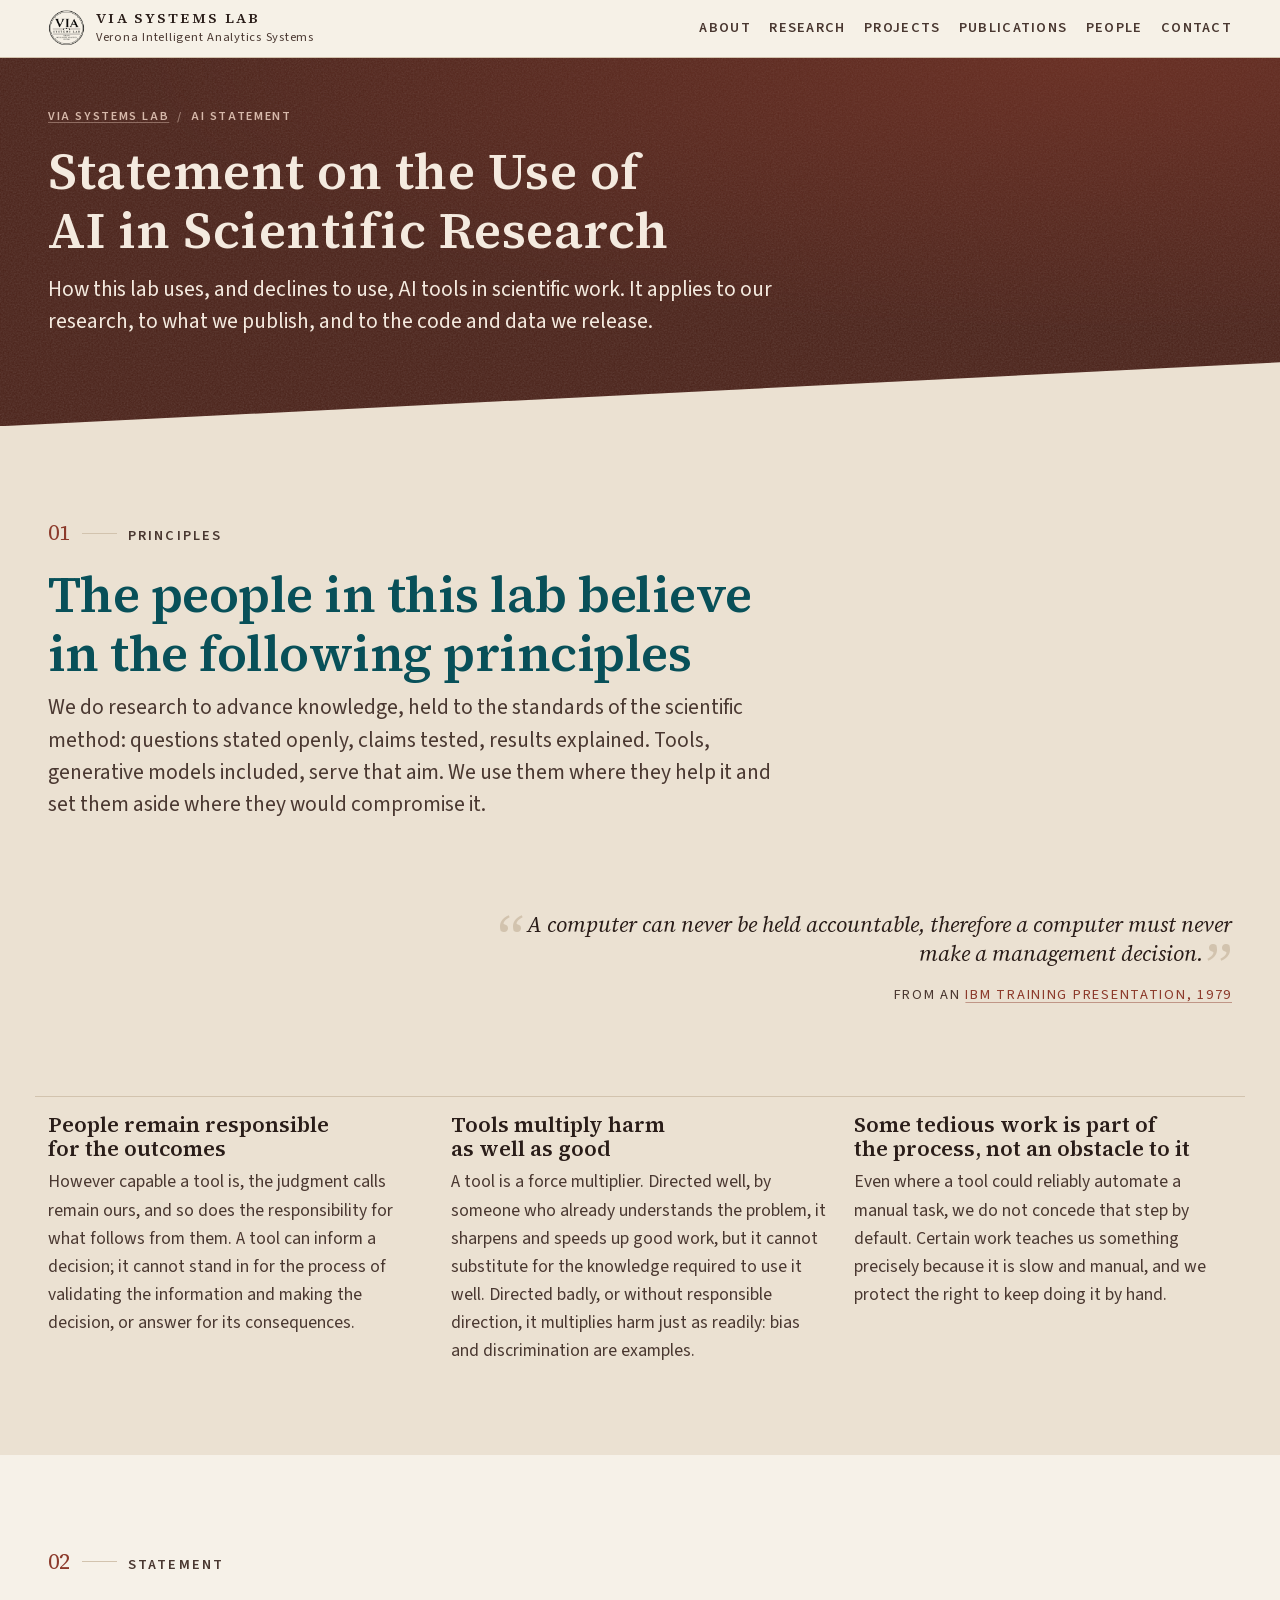
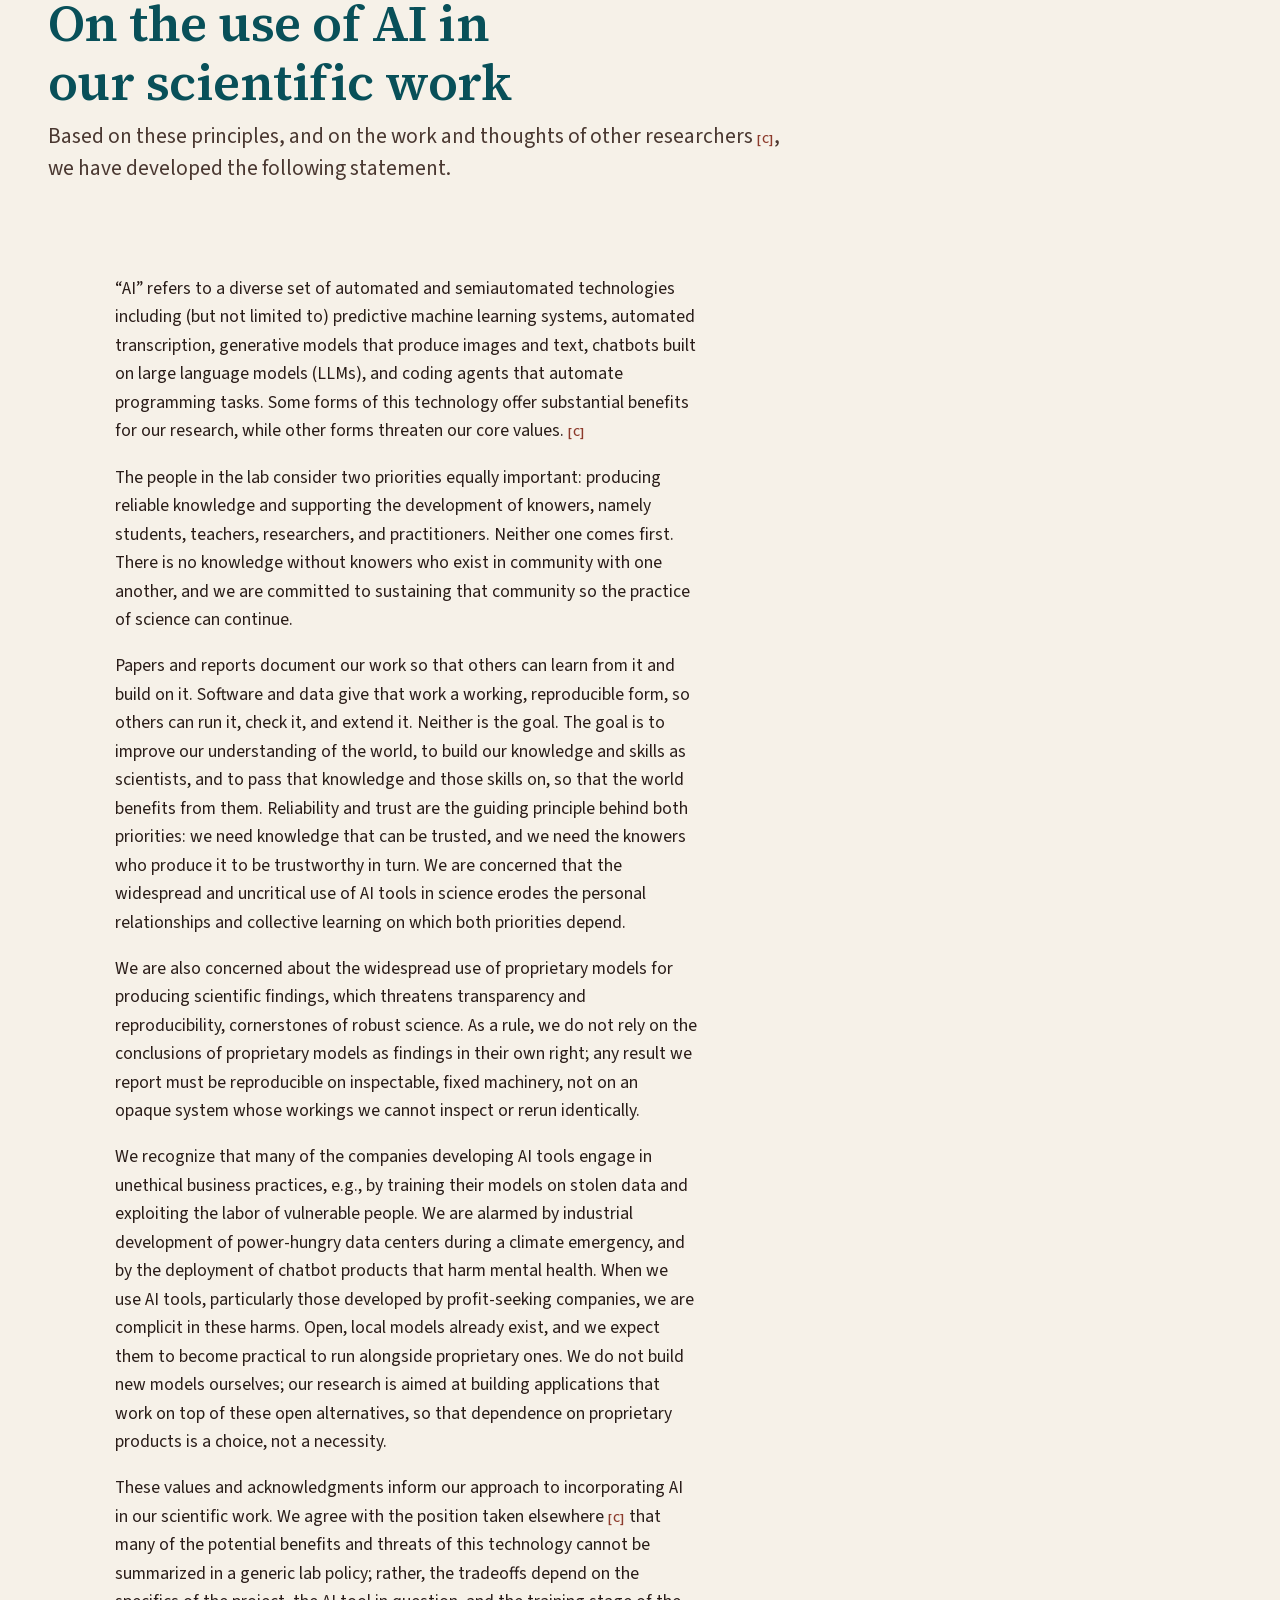
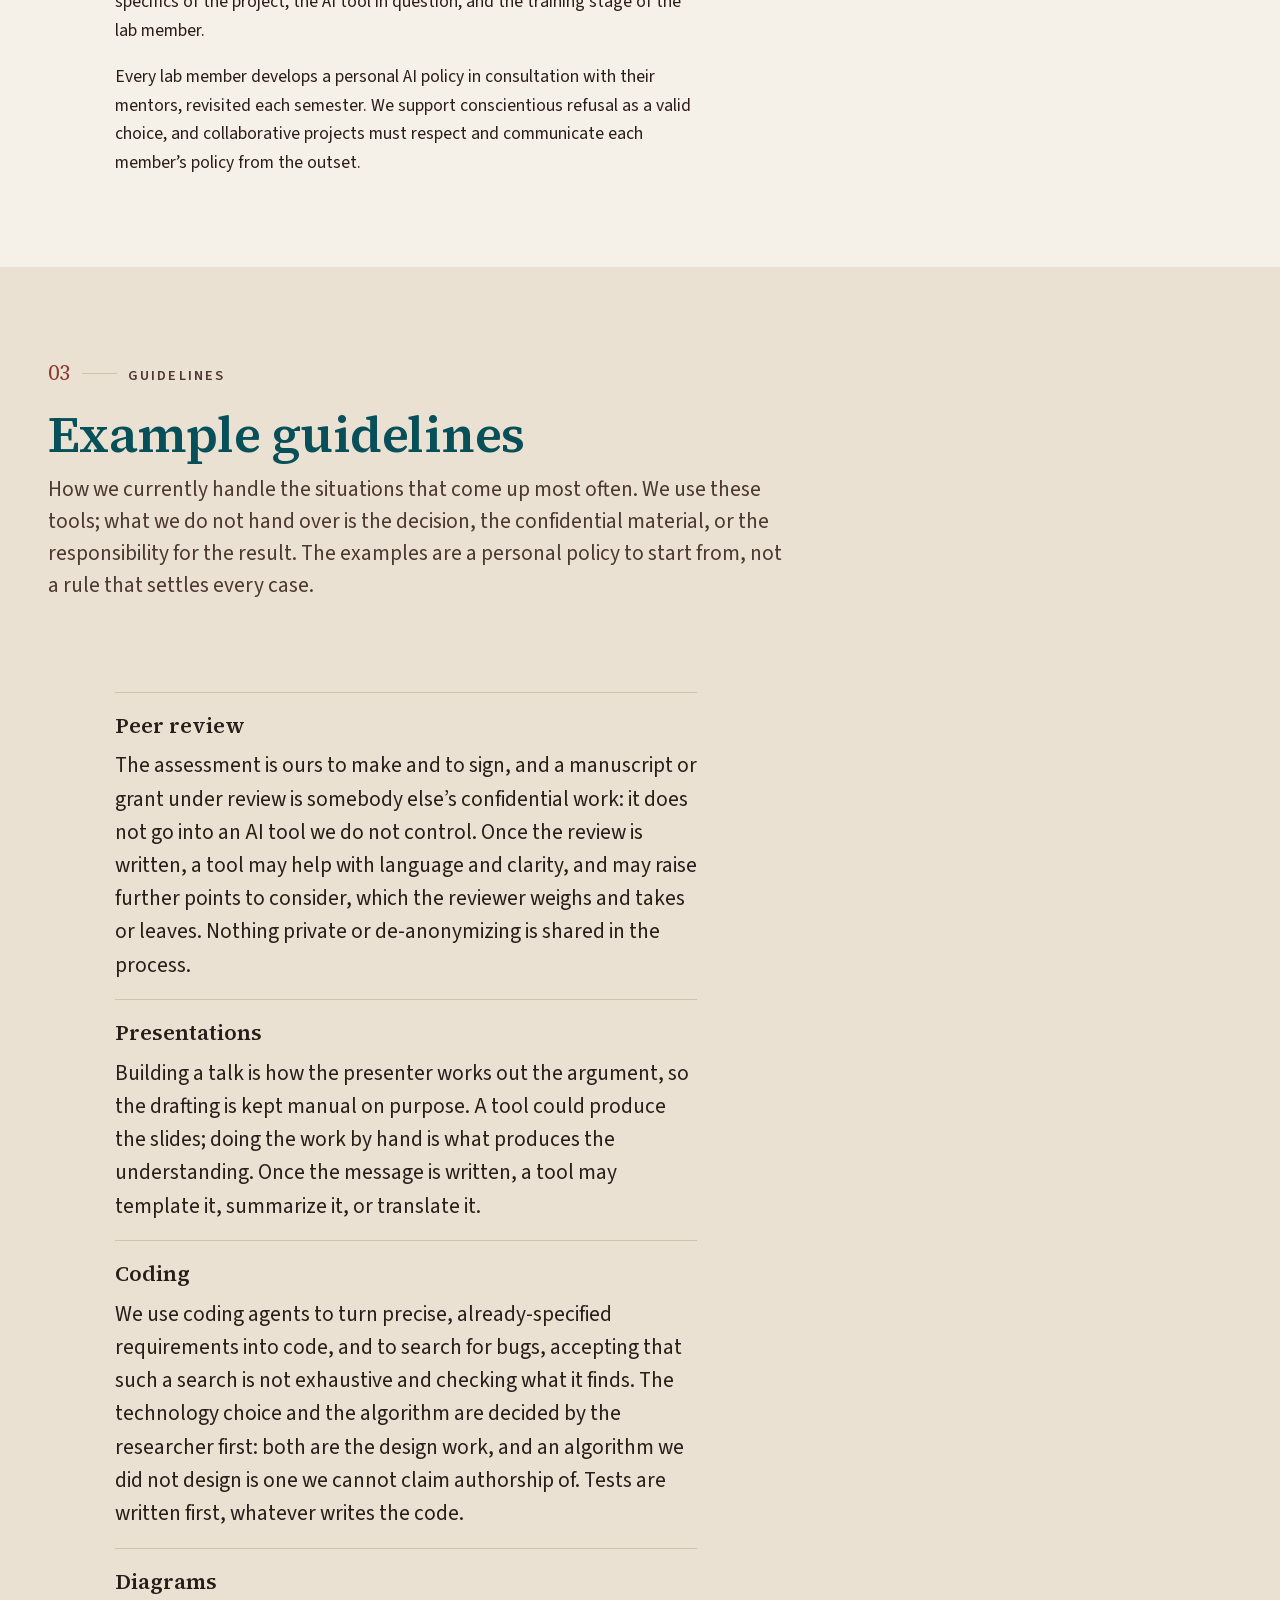
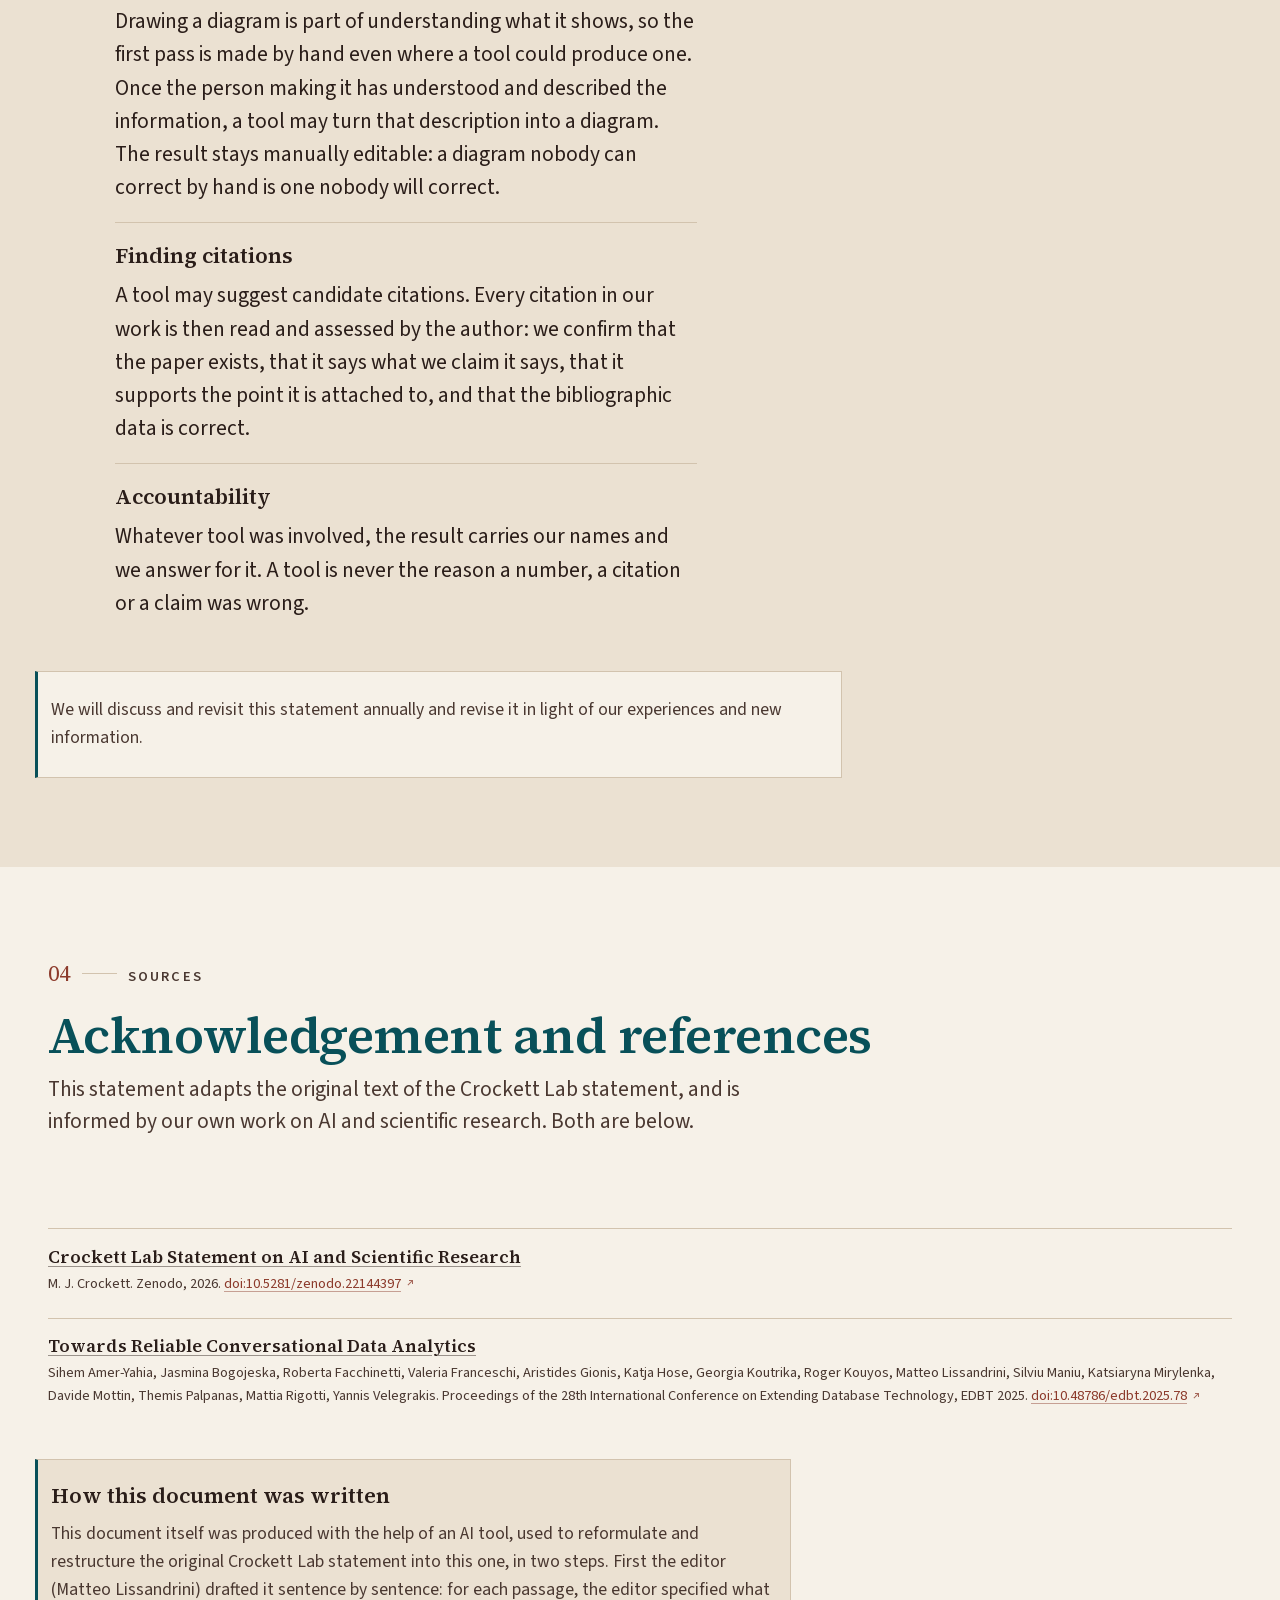
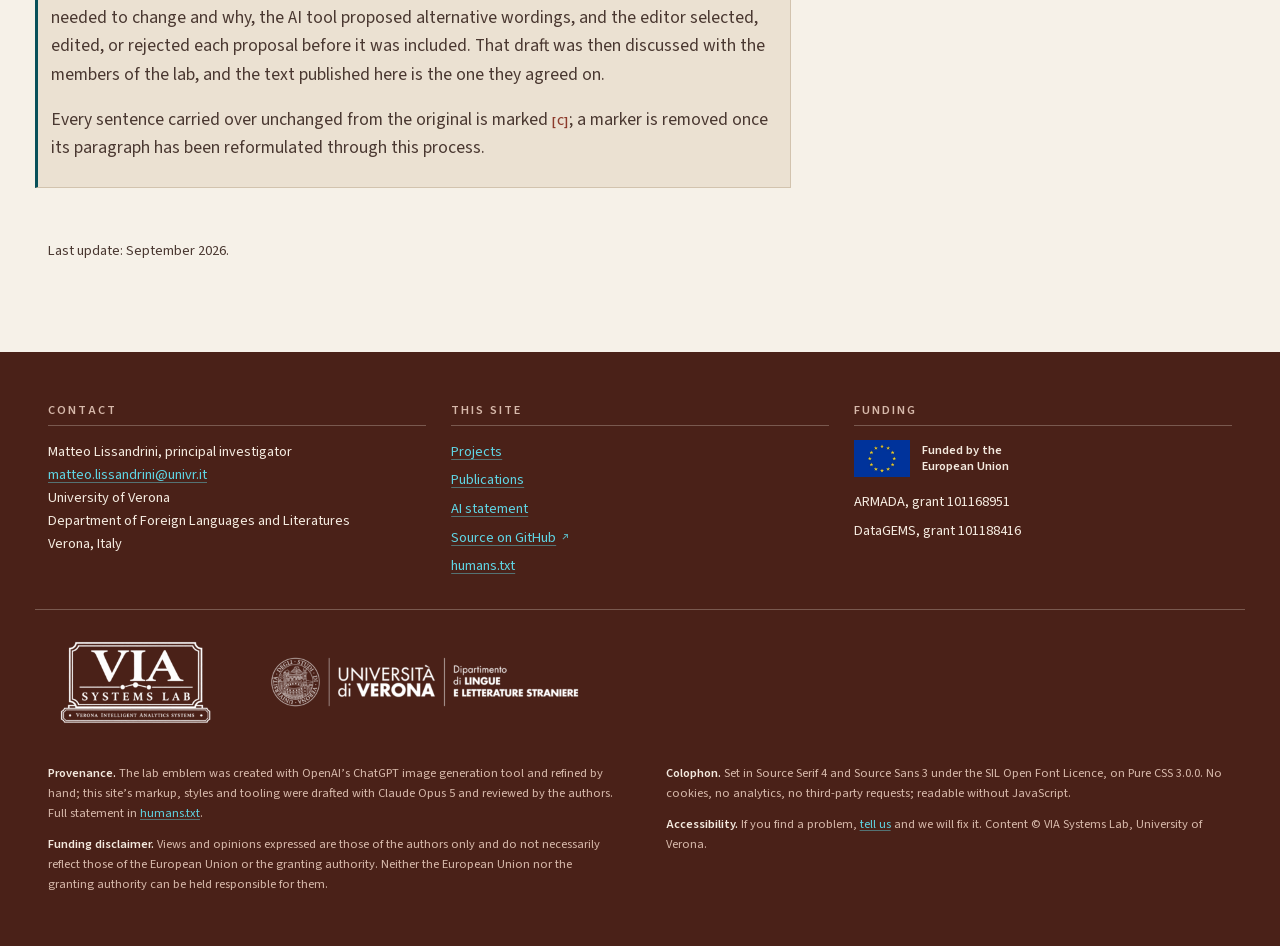
<file: ai-statement.html>
<!doctype html>
<html lang="en">
<head>
<meta charset="utf-8">
<meta name="viewport" content="width=device-width, initial-scale=1">

<title>Statement on the Use of AI in Scientific Research · VIA Systems Lab</title>
<meta name="description" content="How the VIA Systems Lab uses, and declines to use, AI tools in scientific work: principles, example guidelines for review, presentations, coding, diagrams and citations.">
<link rel="canonical" href="https://viasystemslab.github.io/ai-statement.html">

<meta name="color-scheme" content="light">
<meta name="theme-color" content="#f6f1e8">

<link rel="icon" href="icons/favicon.svg" type="image/svg+xml">
<link rel="icon" href="icons/favicon-32.png" sizes="32x32" type="image/png">
<link rel="icon" href="icons/favicon-16.png" sizes="16x16" type="image/png">
<link rel="apple-touch-icon" href="icons/apple-touch-icon.png" sizes="180x180">
<link rel="manifest" href="site.webmanifest">
<link rel="author" type="text/plain" href="humans.txt">

<link rel="preload" href="fonts/source-sans-3-roman-latin.woff2" as="font" type="font/woff2" crossorigin>
<link rel="preload" href="fonts/source-serif-4-roman-latin.woff2" as="font" type="font/woff2" crossorigin>

<link rel="stylesheet" href="css/fonts.css">
<link rel="stylesheet" href="css/pure.css">
<link rel="stylesheet" href="css/grids-responsive.css">
<link rel="stylesheet" href="css/custom.css">

<meta property="og:type" content="article">
<meta property="og:site_name" content="VIA Systems Lab">
<meta property="og:locale" content="en_GB">
<meta property="og:url" content="https://viasystemslab.github.io/ai-statement.html">
<meta property="og:title" content="Statement on the Use of AI in Scientific Research · VIA Systems Lab">
<meta property="og:description" content="People remain responsible for the outcomes. Tools multiply harm as well as good. Some tedious work is part of the process.">
<meta property="og:image" content="https://viasystemslab.github.io/img/og-card.png">
<meta property="og:image:width" content="1200">
<meta property="og:image:height" content="630">
<meta property="og:image:type" content="image/png">
<meta property="og:image:alt" content="The VIA Systems Lab plaque: VIA SYSTEMS LAB, Verona Intelligent Analytics Systems.">
<meta name="twitter:card" content="summary_large_image">

<script type="application/ld+json">
{
  "@context": {
    "@vocab": "https://schema.org/"
  },
  "@graph": [
    {
      "@id": "https://viasystemslab.github.io/ai-statement.html#webpage",
      "@type": ["WebPage", "DigitalDocument"],
      "url": "https://viasystemslab.github.io/ai-statement.html",
      "name": "Statement on the Use of AI in Scientific Research",
      "description": "How the VIA Systems Lab uses, and declines to use, AI tools in scientific work.",
      "inLanguage": "en",
      "dateModified": "2026-09",
      "isPartOf": { "@id": "https://viasystemslab.github.io/#website" },
      "about": { "@id": "https://viasystemslab.github.io/#organization" },
      "author": { "@id": "https://viasystemslab.github.io/#organization" },
      "editor": { "@id": "https://orcid.org/0000-0001-7922-5998" },
      "isBasedOn": { "@id": "https://doi.org/10.5281/zenodo.22144397" },
      "citation": [
        { "@id": "https://doi.org/10.5281/zenodo.22144397" },
        { "@id": "https://doi.org/10.48786/edbt.2025.78" }
      ],
      "breadcrumb": {
        "@type": "BreadcrumbList",
        "itemListElement": [
          { "@type": "ListItem", "position": 1, "name": "VIA Systems Lab", "item": "https://viasystemslab.github.io/" },
          { "@type": "ListItem", "position": 2, "name": "Statement on the Use of AI in Scientific Research", "item": "https://viasystemslab.github.io/ai-statement.html" }
        ]
      }
    },
    {
      "@id": "https://viasystemslab.github.io/#organization",
      "@type": "ResearchOrganization",
      "name": "VIA Systems Lab",
      "alternateName": "Verona Intelligent Analytics Systems",
      "url": "https://viasystemslab.github.io/",
      "parentOrganization": { "@id": "https://ror.org/039bp8j42" },
      "logo": { "@id": "https://viasystemslab.github.io/#emblem" }
    },
    {
      "@id": "https://ror.org/039bp8j42",
      "@type": "CollegeOrUniversity",
      "name": "University of Verona",
      "url": "https://www.univr.it/",
      "sameAs": [ "https://ror.org/039bp8j42" ]
    },
    {
      "@id": "https://doi.org/10.5281/zenodo.22144397",
      "@type": "CreativeWork",
      "name": "Crockett Lab Statement on AI and Scientific Research",
      "author": { "@type": "Person", "name": "M. J. Crockett" },
      "datePublished": "2026",
      "publisher": { "@type": "Organization", "name": "Zenodo" },
      "url": "https://doi.org/10.5281/zenodo.22144397",
      "identifier": "10.5281/zenodo.22144397"
    },
    {
      "@id": "https://doi.org/10.48786/edbt.2025.78",
      "@type": "ScholarlyArticle",
      "name": "Towards Reliable Conversational Data Analytics",
      "datePublished": "2025",
      "publication": {
        "@type": "PublicationEvent",
        "name": "28th International Conference on Extending Database Technology (EDBT 2025)"
      },
      "url": "https://doi.org/10.48786/edbt.2025.78",
      "identifier": "10.48786/edbt.2025.78",
      "author": [
        { "@type": "Person", "name": "Sihem Amer-Yahia" },
        { "@type": "Person", "name": "Jasmina Bogojeska" },
        { "@type": "Person", "name": "Roberta Facchinetti" },
        { "@type": "Person", "name": "Valeria Franceschi" },
        { "@type": "Person", "name": "Aristides Gionis" },
        { "@type": "Person", "name": "Katja Hose" },
        { "@type": "Person", "name": "Georgia Koutrika" },
        { "@type": "Person", "name": "Roger Kouyos" },
        { "@id": "https://orcid.org/0000-0001-7922-5998" },
        { "@type": "Person", "name": "Silviu Maniu" },
        { "@type": "Person", "name": "Katsiaryna Mirylenka" },
        { "@type": "Person", "name": "Davide Mottin" },
        { "@type": "Person", "name": "Themis Palpanas" },
        { "@type": "Person", "name": "Mattia Rigotti" },
        { "@type": "Person", "name": "Yannis Velegrakis" }
      ]
    }
  ]
}
</script>
</head>

<body id="top">

<a class="skip-link" href="#main">Skip to main content</a>

<header class="masthead">
  <div class="masthead__inner">
    <a class="wordmark" href="index.html">
      <picture>
        <source type="image/webp" srcset="img/via-logo-circle-b-240.webp">
        <img class="wordmark__seal" src="img/via-logo-circle-b-240.png" width="240" height="240" alt="" decoding="async">
      </picture>
      <span class="wordmark__text">
        <span class="wordmark__name">VIA Systems Lab</span>
        <span class="wordmark__sub">Verona Intelligent Analytics Systems</span>
      </span>
    </a>

    <nav class="nav" aria-label="Main">
      <ul class="nav__list">
        <li><a href="index.html#about">About</a></li>
        <li><a href="index.html#research">Research</a></li>
        <li><a href="projects.html">Projects</a></li>
        <li><a href="publications.html">Publications</a></li>
        <li><a href="index.html#people">People</a></li>
        <li><a href="#contact">Contact</a></li>
      </ul>
    </nav>
  </div>
</header>

<main id="main">

  <section class="pagehead" aria-labelledby="page-title">
    <div class="shell pure-g">
      <div class="pagehead__text pure-u-1 pure-u-md-5-6 pure-u-lg-17-24">
        <nav class="crumbs" aria-label="Breadcrumb">
          <ol>
            <li><a href="index.html">VIA Systems Lab</a></li>
            <li aria-current="page">AI statement</li>
          </ol>
        </nav>
        <h1 id="page-title" class="pagehead__h1">Statement on the Use of AI in Scientific Research</h1>
        <p class="pagehead__lead">
          How this lab uses, and declines to use, AI tools in scientific work.
          It applies to our research, to what we publish, and to the code and
          data we release.
        </p>
      </div>
    </div>
  </section>

  <section class="section" aria-labelledby="principles-title">
    <div class="shell pure-g">
      <header class="section__head pure-u-1 pure-u-md-5-6 pure-u-lg-17-24">
        <p class="eyebrow"><span class="eyebrow__num">01</span> Principles</p>
        <h2 id="principles-title" class="section__title">The people in this lab believe in the following principles</h2>
        <p class="section__standfirst">
          We do research to advance knowledge, held to the standards of the
          scientific method: questions stated openly, claims tested, results
          explained. Tools, generative models included, serve that aim. We use
          them where they help it and set them aside where they would
          compromise it.
        </p>
      </header>

      <figure class="pullquote pullquote--epigraph pure-u-1 pure-u-md-2-3">
        <blockquote cite="https://simonwillison.net/2025/Feb/3/a-computer-can-never-be-held-accountable/">
          <p>A computer can never be held accountable, therefore a computer
            must never make a management decision.</p>
        </blockquote>
        <figcaption>From an
          <a href="https://simonwillison.net/2025/Feb/3/a-computer-can-never-be-held-accountable/">IBM training presentation, 1979</a></figcaption>
      </figure>

      <ul class="openlist pure-g">
        <li class="openitem pure-u-1 pure-u-md-1-3">
          <h3 class="openitem__title">People remain responsible for the outcomes</h3>
          <p>However capable a tool is, the judgment calls remain ours, and so
            does the responsibility for what follows from them. A tool can
            inform a decision; it cannot stand in for the process of validating
            the information and making the decision, or answer for its
            consequences.</p>
        </li>
        <li class="openitem pure-u-1 pure-u-md-1-3">
          <h3 class="openitem__title">Tools multiply harm as well as good</h3>
          <p>A tool is a force multiplier. Directed well, by someone who already
            understands the problem, it sharpens and speeds up good work, but it
            cannot substitute for the knowledge required to use it well. Directed
            badly, or without responsible direction, it multiplies harm just as
            readily: bias and discrimination are examples.</p>
        </li>
        <li class="openitem pure-u-1 pure-u-md-1-3">
          <h3 class="openitem__title">Some tedious work is part of the process, not an obstacle to it</h3>
          <p>Even where a tool could reliably automate a manual task, we do not
            concede that step by default. Certain work teaches us something
            precisely because it is slow and manual, and we protect the right to
            keep doing it by hand.</p>
        </li>
      </ul>
    </div>
  </section>

  <section class="section" aria-labelledby="statement-title">
    <div class="shell pure-g">
      <header class="section__head pure-u-1 pure-u-md-5-6 pure-u-lg-17-24">
        <p class="eyebrow"><span class="eyebrow__num">02</span> Statement</p>
        <h2 id="statement-title" class="section__title">On the use of AI in our scientific work</h2>
        <p class="section__standfirst">
          Based on these principles, and on the work and thoughts of other
          researchers <span class="cmark">[C]</span>, we have developed the
          following statement.
        </p>
      </header>

      <div class="prose main-prose pure-u-1 pure-u-md-1 pure-u-lg-17-24">
        <p>
          &ldquo;AI&rdquo; refers to a diverse set of automated and semiautomated
          technologies including (but not limited to) predictive machine learning
          systems, automated transcription, generative models that produce images
          and text, chatbots built on large language models (LLMs), and coding
          agents that automate programming tasks. Some forms of this technology
          offer substantial benefits for our research, while other forms threaten
          our core values. <span class="cmark">[C]</span>
        </p>
        <p>
          The people in the lab consider two priorities equally important:
          producing reliable knowledge and supporting the development of knowers,
          namely students, teachers, researchers, and practitioners. Neither one
          comes first. There is no knowledge without knowers who exist in
          community with one another, and we are committed to sustaining that
          community so the practice of science can continue.
        </p>
        <p>
          Papers and reports document our work so that others can learn from it and
          build on it. Software and data give that work a working, reproducible
          form, so others can run it, check it, and extend it. Neither is the goal.
          The goal is to improve our understanding of the world, to build our
          knowledge and skills as scientists, and to pass that knowledge and those
          skills on, so that the world benefits from them. Reliability and trust
          are the guiding principle behind both priorities: we need knowledge that
          can be trusted, and we need the knowers who produce it to be trustworthy
          in turn. We are concerned that the widespread and uncritical use of AI
          tools in science erodes the personal relationships and collective
          learning on which both priorities depend.
        </p>
        <p>
          We are also concerned about the widespread use of proprietary models for
          producing scientific findings, which threatens transparency and
          reproducibility, cornerstones of robust science. As a rule, we do not
          rely on the conclusions of proprietary models as findings in their own
          right; any result we report must be reproducible on inspectable, fixed
          machinery, not on an opaque system whose workings we cannot inspect or
          rerun identically.
        </p>
        <p>
          We recognize that many of the companies developing AI tools engage in
          unethical business practices, e.g., by training their models on stolen
          data and exploiting the labor of vulnerable people. We are alarmed by
          industrial development of power-hungry data centers during a climate
          emergency, and by the deployment of chatbot products that harm mental
          health. When we use AI tools, particularly those developed by
          profit-seeking companies, we are complicit in these harms. Open, local
          models already exist, and we expect them to become practical to run
          alongside proprietary ones. We do not build new models ourselves; our
          research is aimed at building applications that work on top of these open
          alternatives, so that dependence on proprietary products is a choice, not
          a necessity.
        </p>
        <p>
          These values and acknowledgments inform our approach to incorporating AI
          in our scientific work. We agree with the position taken elsewhere
          <span class="cmark">[C]</span> that many of the potential benefits and
          threats of this technology cannot be summarized in a generic lab policy;
          rather, the tradeoffs depend on the specifics of the project, the AI tool
          in question, and the training stage of the lab member.
        </p>
        <p>
          Every lab member develops a personal AI policy in consultation with their
          mentors, revisited each semester. We support conscientious refusal as a
          valid choice, and collaborative projects must respect and communicate
          each member&rsquo;s policy from the outset.
        </p>
      </div>
    </div>
  </section>

  <section class="section" aria-labelledby="guidelines-title">
    <div class="shell pure-g">
      <header class="section__head pure-u-1 pure-u-md-5-6 pure-u-lg-17-24">
        <p class="eyebrow"><span class="eyebrow__num">03</span> Guidelines</p>
        <h2 id="guidelines-title" class="section__title">Example guidelines</h2>
        <p class="section__standfirst">
          How we currently handle the situations that come up most often. We use
          these tools; what we do not hand over is the decision, the confidential
          material, or the responsibility for the result. The examples are a
          personal policy to start from, not a rule that settles every case.
        </p>
      </header>

      <dl class="statement-list main-prose pure-u-1 pure-u-md-11-12 pure-u-lg-17-24">
        <div class="statement-list__item">
          <dt>Peer review</dt>
          <dd>The assessment is ours to make and to sign, and a manuscript or
            grant under review is somebody else&rsquo;s confidential work: it does
            not go into an AI tool we do not control. Once the review is written, a
            tool may help with language and clarity, and may raise further points to
            consider, which the reviewer weighs and takes or leaves. Nothing private
            or de-anonymizing is shared in the process.</dd>
        </div>
        <div class="statement-list__item">
          <dt>Presentations</dt>
          <dd>Building a talk is how the presenter works out the argument, so the
            drafting is kept manual on purpose. A tool could produce the slides;
            doing the work by hand is what produces the understanding. Once the
            message is written, a tool may template it, summarize it, or translate
            it.</dd>
        </div>
        <div class="statement-list__item">
          <dt>Coding</dt>
          <dd>We use coding agents to turn precise, already-specified requirements
            into code, and to search for bugs, accepting that such a search is not
            exhaustive and checking what it finds. The technology choice and the
            algorithm are decided by the researcher first: both are the design work,
            and an algorithm we did not design is one we cannot claim authorship of.
            Tests are written first, whatever writes the code.</dd>
        </div>
        <div class="statement-list__item">
          <dt>Diagrams</dt>
          <dd>Drawing a diagram is part of understanding what it shows, so the
            first pass is made by hand even where a tool could produce one. Once the
            person making it has understood and described the information, a tool
            may turn that description into a diagram. The result stays manually
            editable: a diagram nobody can correct by hand is one nobody will
            correct.</dd>
        </div>
        <div class="statement-list__item">
          <dt>Finding citations</dt>
          <dd>A tool may suggest candidate citations. Every citation in our work is
            then read and assessed by the author: we confirm that the paper exists,
            that it says what we claim it says, that it supports the point it is
            attached to, and that the bibliographic data is correct.</dd>
        </div>
        <div class="statement-list__item">
          <dt>Accountability</dt>
          <dd>Whatever tool was involved, the result carries our names and we answer
            for it. A tool is never the reason a number, a citation or a claim was
            wrong.</dd>
        </div>
      </dl>

      <p class="note pure-u-1 pure-u-md-3-4 pure-u-lg-2-3">
        We will discuss and revisit this statement annually and revise it in light
        of our experiences and new information.
      </p>
    </div>
  </section>

  <section class="section" aria-labelledby="refs-title">
    <div class="shell pure-g">
      <header class="section__head pure-u-1 pure-u-md-5-6 pure-u-lg-17-24">
        <p class="eyebrow"><span class="eyebrow__num">04</span> Sources</p>
        <h2 id="refs-title" class="section__title">Acknowledgement and references</h2>
        <p class="section__standfirst">
          This statement adapts the original text of the Crockett Lab statement,
          and is informed by our own work on AI and scientific research. Both
          are below.
        </p>
      </header>

      <ol class="pubs pure-u-1 pure-u-md-16-24 pure-u-lg-15-24">
        <li class="pub">
          <h3 class="pub__title">
            <a href="https://doi.org/10.5281/zenodo.22144397">Crockett Lab Statement on AI and Scientific Research</a>
          </h3>
          <p class="pub__detail">
            <span class="pub__authors">M. J. Crockett</span>.
            <span class="pub__venue">Zenodo</span>, <time datetime="2026">2026</time>.
            <a class="link-ext" href="https://doi.org/10.5281/zenodo.22144397">doi:10.5281/zenodo.22144397</a>
          </p>
        </li>
        <li class="pub">
          <h3 class="pub__title">
            <a href="https://doi.org/10.48786/edbt.2025.78">Towards Reliable Conversational Data Analytics</a>
          </h3>
          <p class="pub__detail">
            <span class="pub__authors">Sihem Amer-Yahia, Jasmina Bogojeska, Roberta
            Facchinetti, Valeria Franceschi, Aristides Gionis, Katja Hose, Georgia
            Koutrika, Roger Kouyos, Matteo Lissandrini, Silviu Maniu, Katsiaryna
            Mirylenka, Davide Mottin, Themis Palpanas, Mattia Rigotti, Yannis
            Velegrakis</span>.
            <span class="pub__venue">Proceedings of the 28th International Conference
            on Extending Database Technology, EDBT 2025</span>.
            <a class="link-ext" href="https://doi.org/10.48786/edbt.2025.78">doi:10.48786/edbt.2025.78</a>
          </p>
        </li>
      </ol>

      <aside class="note pure-u-1 pure-u-md-16-24 pure-u-lg-15-24">
        <h3 class="note__title">How this document was written</h3>
        <p>
          This document itself was produced with the help of an AI tool, used to
          reformulate and restructure the original Crockett Lab statement into this
          one, in two steps. First the editor (Matteo Lissandrini) drafted it
          sentence by sentence: for each passage, the editor specified what needed
          to change and why, the AI tool proposed alternative wordings, and the
          editor selected, edited, or rejected each proposal before it was
          included. That draft was then discussed with the members of the lab, and
          the text published here is the one they agreed on.
        </p>
        <p>
          Every sentence carried over unchanged from the original is marked
          <span class="cmark">[C]</span>; a marker is removed once its paragraph has
          been reformulated through this process.
        </p>
      </aside>

      <p class="statement-date pure-u-1">Last update: <time datetime="2026-09">September 2026</time>.</p>
    </div>
  </section>

</main>

<footer id="contact" class="footer" vocab="https://schema.org/" typeof="ResearchOrganization" resource="https://viasystemslab.github.io/#organization">
  <div class="shell pure-g">

    <div class="footer__col pure-u-1 pure-u-md-1-3">
      <h2 class="footer__title">Contact</h2>
      <address class="footer__body">
        Matteo Lissandrini, principal investigator<br>
        <a href="mailto:matteo.lissandrini@univr.it">matteo.lissandrini@univr.it</a><br>
        <span property="parentOrganization" typeof="CollegeOrUniversity" resource="https://ror.org/039bp8j42">
          <span property="name">University of Verona</span><br>
          Department of Foreign Languages and Literatures<br>
          <span property="address" typeof="PostalAddress"><span property="addressLocality">Verona</span>, <span property="addressCountry">Italy</span></span>
        </span>
      </address>
    </div>

    <div class="footer__col pure-u-1 pure-u-md-1-3">
      <h2 class="footer__title">This site</h2>
      <ul class="footer__body footer__list">
        <li><a href="projects.html">Projects</a></li>
        <li><a href="publications.html">Publications</a></li>
        <li><a href="ai-statement.html" aria-current="page">AI statement</a></li>
        <li><a class="link-ext" href="https://github.com/VIASystemsLab/VIASystemsLab.github.io">Source on GitHub</a></li>
        <li><a href="humans.txt">humans.txt</a></li>
      </ul>
    </div>

    <div class="footer__col pure-u-1 pure-u-md-1-3">
      <h2 class="footer__title">Funding</h2>
      <div class="footer__body">
        <p class="footer__euflag">
          <picture>
            <source type="image/webp" srcset="img/eu-flag-192.webp">
            <img src="img/eu-flag-192.png" width="237" height="158"
                 alt="Flag of the European Union" loading="lazy" decoding="async">
          </picture>
          <span>Funded by the<br>European Union</span>
        </p>
        <ul class="footer__list">
          <li>ARMADA, grant 101168951</li>
          <li>DataGEMS, grant 101188416</li>
        </ul>
      </div>
    </div>

    <div class="footer__marks pure-u-1">
      <!-- The footer band is dark, so the white cut is the right one and
           there is nothing to switch on. -->
      <picture class="footer__plaque">
        <source type="image/webp" srcset="img/via-logo-horizontal-w-280.webp 280w, img/via-logo-horizontal-w-560.webp 560w" sizes="11rem">
        <img src="img/via-logo-horizontal-w-280.png"
             srcset="img/via-logo-horizontal-w-280.png 280w, img/via-logo-horizontal-w-560.png 560w"
             sizes="11rem" width="1672" height="941"
             alt="VIA Systems Lab" loading="lazy" decoding="async">
      </picture>
      <picture class="footer__univr">
        <source type="image/webp" srcset="img/univr-dlls-480.webp 480w, img/univr-dlls-960.webp 960w" sizes="20rem">
        <img src="img/univr-dlls-480.png"
             srcset="img/univr-dlls-480.png 480w, img/univr-dlls-960.png 960w"
             sizes="20rem" width="2362" height="472"
             alt="University of Verona, Department of Foreign Languages and Literatures"
             loading="lazy" decoding="async">
      </picture>
    </div>

    <div class="footer__fine pure-u-1">
      <p>
        <strong>Provenance.</strong> The lab emblem was created with OpenAI&rsquo;s
        ChatGPT image generation tool and refined by hand; this site&rsquo;s markup,
        styles and tooling were drafted with Claude Opus 5 and reviewed by the
        authors. Full statement in <a href="humans.txt">humans.txt</a>.
      </p>
      <p>
        <strong>Funding disclaimer.</strong> Views and opinions expressed are
        those of the authors only and do not necessarily reflect those of the
        European Union or the granting authority. Neither the European Union nor
        the granting authority can be held responsible for them.
      </p>
      <p>
        <strong>Colophon.</strong> Set in Source Serif 4 and Source Sans 3 under
        the SIL Open Font Licence, on Pure CSS 3.0.0. No cookies, no analytics,
        no third-party requests; readable without JavaScript.
      </p>
      <p>
        <strong>Accessibility.</strong> If you find a problem,
        <a href="mailto:matteo.lissandrini@univr.it">tell us</a> and we will fix
        it. Content &copy; VIA Systems Lab, University of Verona.
      </p>
    </div>

  </div>
</footer>

</body>
</html>
</file>
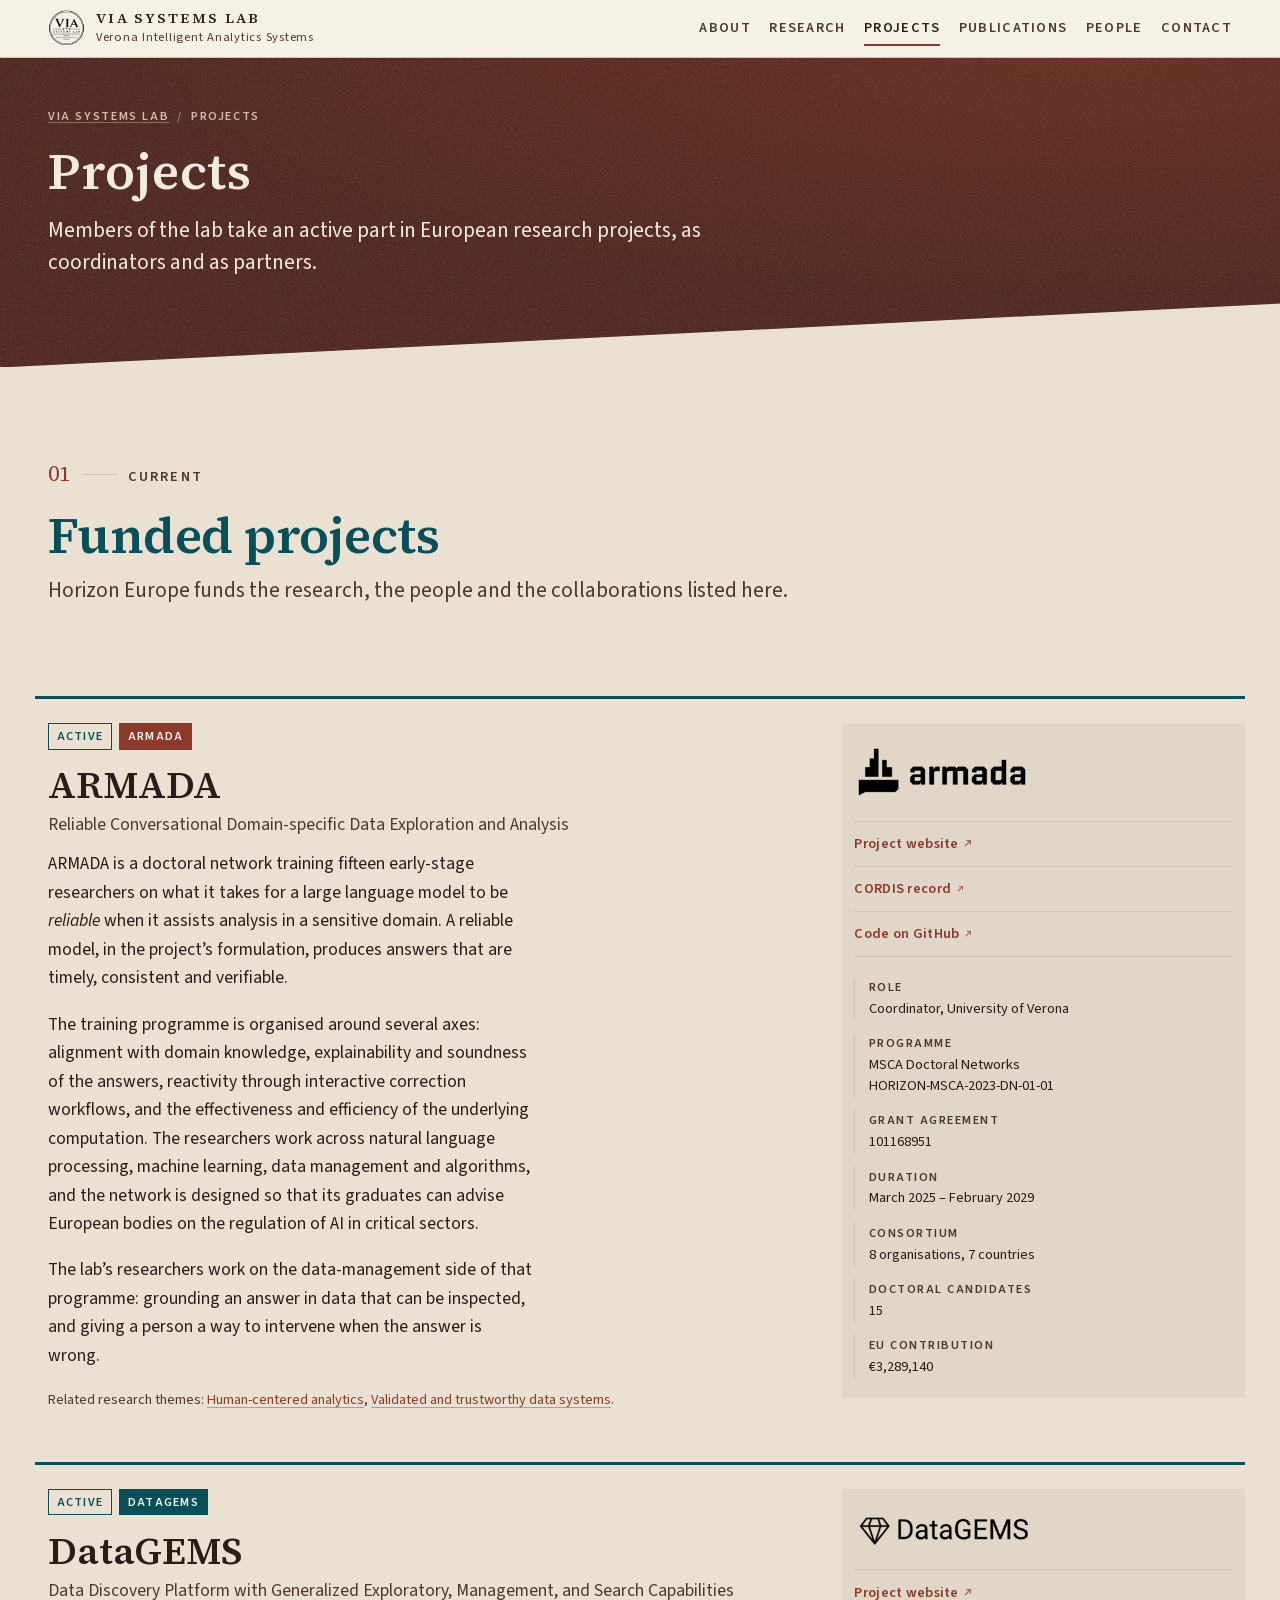
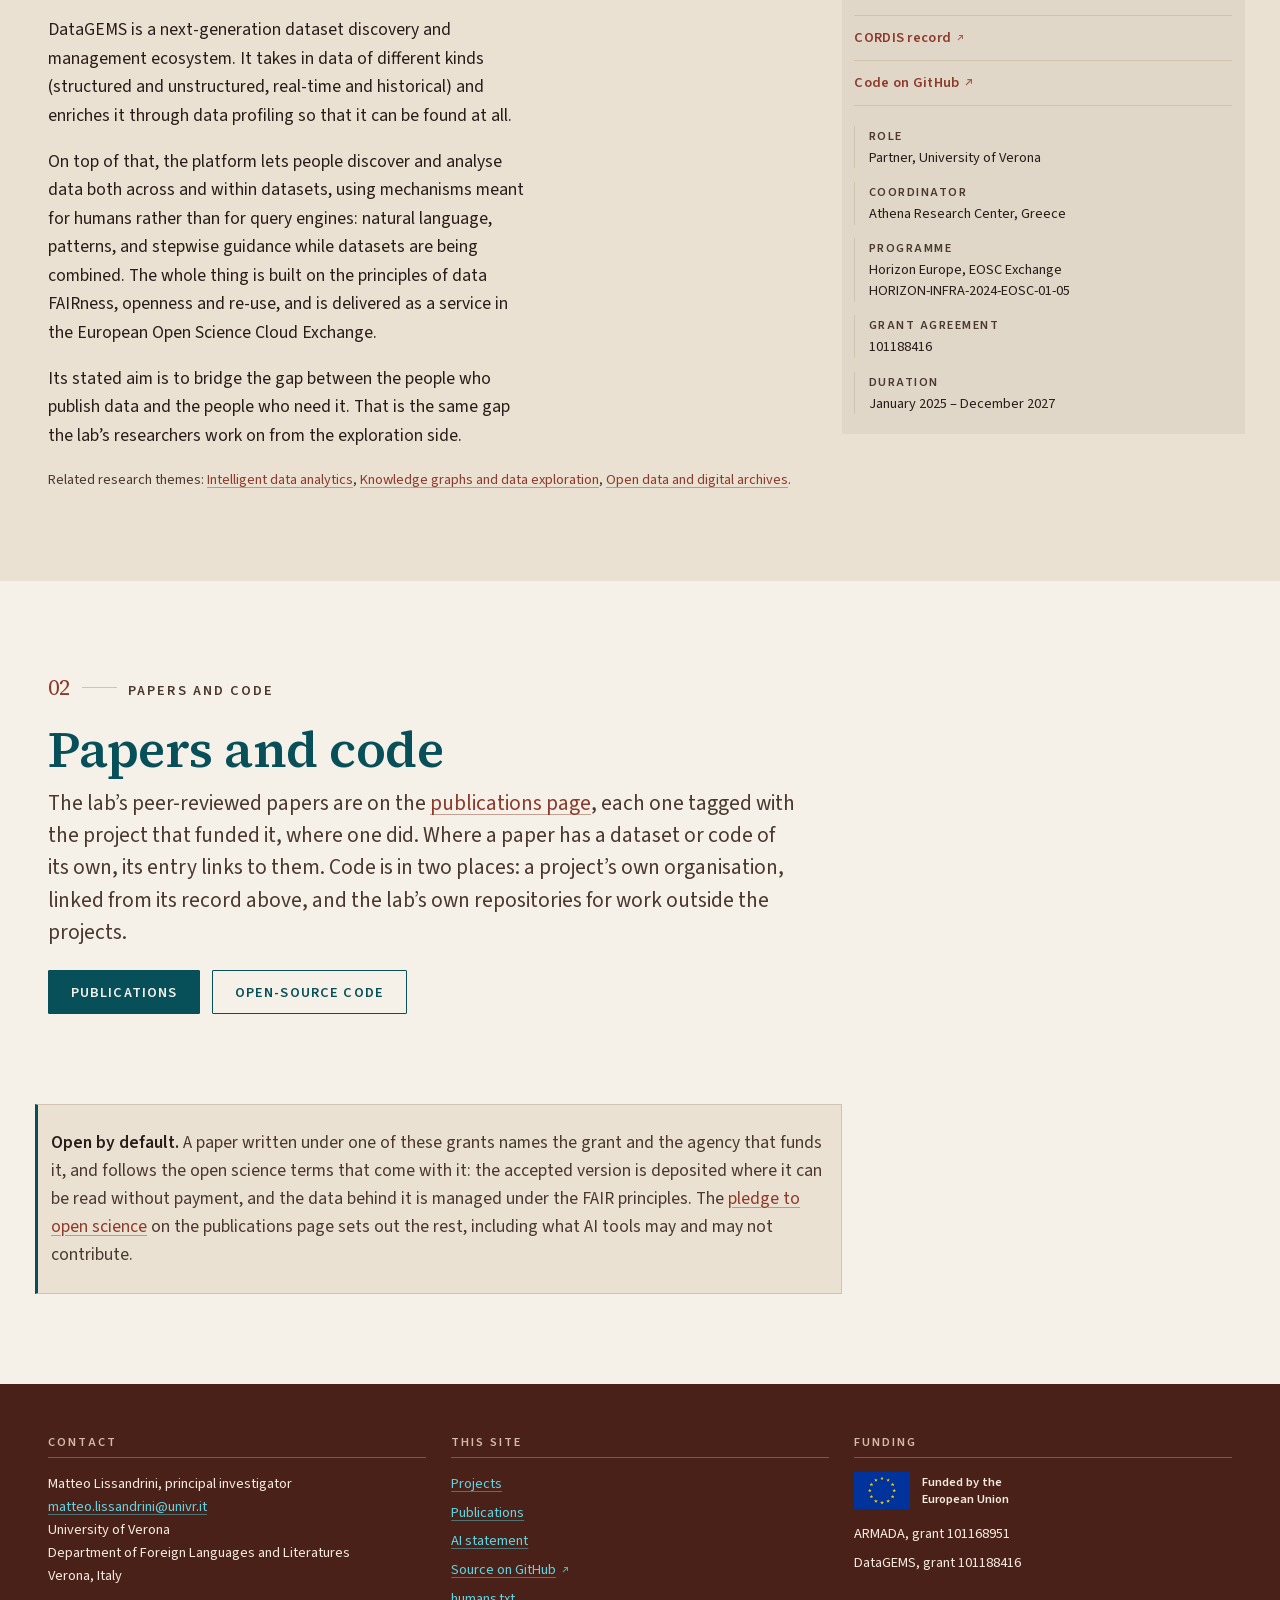
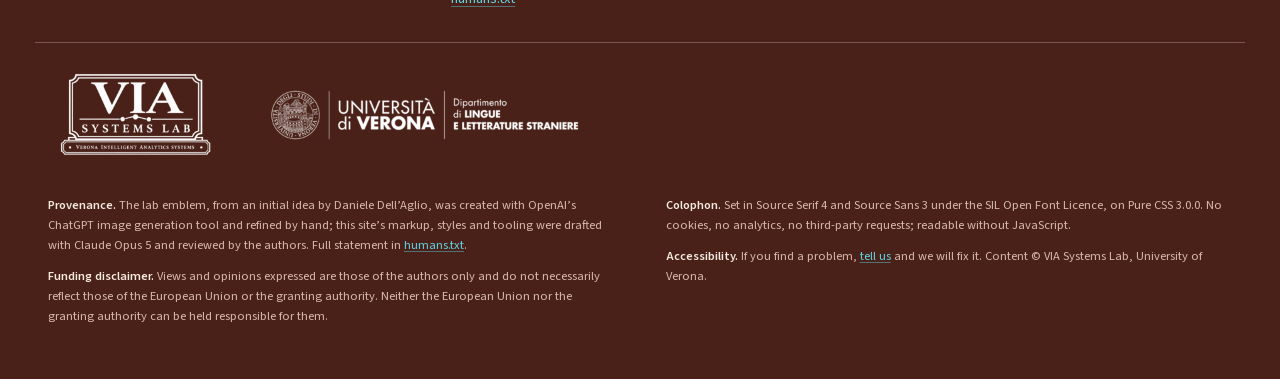
<file: projects.html>
<!doctype html>
<html lang="en">
<head>
<meta charset="utf-8">
<meta name="viewport" content="width=device-width, initial-scale=1">

<title>Projects · VIA Systems Lab</title>
<meta name="description" content="Research projects of the VIA Systems Lab at the University of Verona: ARMADA and DataGEMS, both funded by Horizon Europe.">
<link rel="canonical" href="https://viasystemslab.github.io/projects.html">

<meta name="color-scheme" content="light">
<meta name="theme-color" content="#f6f1e8">

<link rel="icon" href="icons/favicon.svg" type="image/svg+xml">
<link rel="icon" href="icons/favicon-32.png" sizes="32x32" type="image/png">
<link rel="icon" href="icons/favicon-16.png" sizes="16x16" type="image/png">
<link rel="apple-touch-icon" href="icons/apple-touch-icon.png" sizes="180x180">
<link rel="manifest" href="site.webmanifest">
<link rel="author" type="text/plain" href="humans.txt">

<link rel="preload" href="fonts/source-sans-3-roman-latin.woff2" as="font" type="font/woff2" crossorigin>
<link rel="preload" href="fonts/source-serif-4-roman-latin.woff2" as="font" type="font/woff2" crossorigin>

<link rel="stylesheet" href="css/fonts.css">
<link rel="stylesheet" href="css/pure.css">
<link rel="stylesheet" href="css/grids-responsive.css">
<link rel="stylesheet" href="css/custom.css">

<meta property="og:type" content="website">
<meta property="og:site_name" content="VIA Systems Lab">
<meta property="og:locale" content="en_GB">
<meta property="og:url" content="https://viasystemslab.github.io/projects.html">
<meta property="og:title" content="Projects · VIA Systems Lab">
<meta property="og:description" content="ARMADA and DataGEMS: the Horizon Europe projects that fund the lab's work.">
<meta property="og:image" content="https://viasystemslab.github.io/img/og-card.png">
<meta property="og:image:width" content="1200">
<meta property="og:image:height" content="630">
<meta property="og:image:type" content="image/png">
<meta property="og:image:alt" content="The VIA Systems Lab plaque: VIA SYSTEMS LAB, Verona Intelligent Analytics Systems.">
<meta name="twitter:card" content="summary_large_image">

<script type="application/ld+json">
{
  "@context": {
    "@vocab": "https://schema.org/"
  },
  "@graph": [
    {
      "@id": "https://viasystemslab.github.io/projects.html#webpage",
      "@type": "CollectionPage",
      "url": "https://viasystemslab.github.io/projects.html",
      "name": "Projects · VIA Systems Lab",
      "description": "Research projects of the VIA Systems Lab at the University of Verona.",
      "inLanguage": "en",
      "isPartOf": {
        "@id": "https://viasystemslab.github.io/#website"
      },
      "about": {
        "@id": "https://viasystemslab.github.io/#organization"
      },
      "breadcrumb": {
        "@type": "BreadcrumbList",
        "itemListElement": [
          {
            "@type": "ListItem",
            "position": 1,
            "name": "VIA Systems Lab",
            "item": "https://viasystemslab.github.io/"
          },
          {
            "@type": "ListItem",
            "position": 2,
            "name": "Projects",
            "item": "https://viasystemslab.github.io/projects.html"
          }
        ]
      },
      "mainEntity": {
        "@type": "ItemList",
        "numberOfItems": 2,
        "itemListElement": [
          {
            "@type": "ListItem",
            "position": 1,
            "item": {
              "@id": "https://cordis.europa.eu/project/id/101168951"
            }
          },
          {
            "@type": "ListItem",
            "position": 2,
            "item": {
              "@id": "https://cordis.europa.eu/project/id/101188416"
            }
          }
        ]
      }
    },
    {
      "@id": "https://viasystemslab.github.io/#organization",
      "@type": "ResearchOrganization",
      "name": "VIA Systems Lab",
      "alternateName": "Verona Intelligent Analytics Systems",
      "url": "https://viasystemslab.github.io/",
      "parentOrganization": {
        "@id": "https://ror.org/039bp8j42"
      },
      "logo": {
        "@id": "https://viasystemslab.github.io/#emblem"
      }
    },
    {
      "@id": "https://ror.org/039bp8j42",
      "@type": "CollegeOrUniversity",
      "name": "University of Verona",
      "alternateName": "Università degli Studi di Verona",
      "url": "https://www.univr.it/",
      "sameAs": [
        "https://ror.org/039bp8j42",
        "https://www.wikidata.org/wiki/Q2531629"
      ]
    },
    {
      "@id": "https://cordis.europa.eu/project/id/101168951",
      "@type": "ResearchProject",
      "name": "ARMADA",
      "alternateName": "Reliable Conversational Domain-specific Data Exploration and Analysis",
      "url": "https://armada-dn.eu/",
      "description": "An MSCA Doctoral Network training 15 doctoral candidates on the reliability of large language models when they assist analysis in sensitive domains: alignment with domain knowledge, explainability and soundness of answers, interactive correction, and efficiency of computation.",
      "startDate": "2025-03-01",
      "endDate": "2029-02-28",
      "parentOrganization": {
        "@id": "https://ror.org/039bp8j42"
      },
      "member": {
        "@id": "https://viasystemslab.github.io/#organization"
      },
      "sameAs": [
        "https://cordis.europa.eu/project/id/101168951",
        "https://github.com/ARMADA-DN"
      ],
      "funding": {
        "@type": "MonetaryGrant",
        "identifier": "101168951",
        "name": "Marie Skłodowska-Curie Actions Doctoral Networks (HORIZON-MSCA-2023-DN-01-01)",
        "url": "https://cordis.europa.eu/project/id/101168951",
        "amount": {
          "@type": "MonetaryAmount",
          "currency": "EUR",
          "value": 3289140
        },
        "funder": {
          "@id": "https://ror.org/00k4n6c32"
        }
      }
    },
    {
      "@id": "https://cordis.europa.eu/project/id/101188416",
      "@type": "ResearchProject",
      "name": "DataGEMS",
      "alternateName": "Data Discovery Platform with Generalized Exploratory, Management, and Search Capabilities",
      "url": "https://datagems.eu/",
      "description": "A next-generation dataset discovery and management ecosystem providing algorithms that make datasets discoverable, combinable and explorable, built on the principles of FAIRness, openness and re-use.",
      "startDate": "2025-01-01",
      "endDate": "2027-12-31",
      "member": {
        "@id": "https://viasystemslab.github.io/#organization"
      },
      "sameAs": [
        "https://cordis.europa.eu/project/id/101188416",
        "https://github.com/datagems-eosc"
      ],
      "funding": {
        "@type": "MonetaryGrant",
        "identifier": "101188416",
        "name": "Horizon Europe — Innovative and customizable services for EOSC Exchange (HORIZON-INFRA-2024-EOSC-01-05)",
        "url": "https://cordis.europa.eu/project/id/101188416",
        "funder": {
          "@id": "https://ror.org/00k4n6c32"
        }
      }
    },
    {
      "@id": "https://ror.org/00k4n6c32",
      "@type": "Organization",
      "name": "European Commission",
      "url": "https://commission.europa.eu/",
      "sameAs": [
        "https://ror.org/00k4n6c32"
      ]
    }
  ]
}
</script>
</head>

<body id="top">

<a class="skip-link" href="#main">Skip to main content</a>

<header class="masthead">
  <div class="masthead__inner">
    <a class="wordmark" href="index.html">
      <picture>
        <source type="image/webp" srcset="img/via-logo-circle-b-240.webp">
        <img class="wordmark__seal" src="img/via-logo-circle-b-240.png" width="240" height="240" alt="" decoding="async">
      </picture>
      <span class="wordmark__text">
        <span class="wordmark__name">VIA Systems Lab</span>
        <span class="wordmark__sub">Verona Intelligent Analytics Systems</span>
      </span>
    </a>

    <nav class="nav" aria-label="Main">
      <ul class="nav__list">
        <li><a href="index.html#about">About</a></li>
        <li><a href="index.html#research">Research</a></li>
        <li><a href="projects.html" aria-current="page">Projects</a></li>
        <li><a href="publications.html">Publications</a></li>
        <li><a href="index.html#people">People</a></li>
        <li><a href="#contact">Contact</a></li>
      </ul>
    </nav>
  </div>
</header>

<main id="main">

  <section class="pagehead" aria-labelledby="page-title">
    <div class="shell pure-g">
      <div class="pagehead__text pure-u-1 pure-u-md-5-6 pure-u-lg-17-24">
        <nav class="crumbs" aria-label="Breadcrumb">
          <ol>
            <li><a href="index.html">VIA Systems Lab</a></li>
            <li aria-current="page">Projects</li>
          </ol>
        </nav>
        <h1 id="page-title" class="pagehead__h1">Projects</h1>
        <p class="pagehead__lead">
          Members of the lab take an active part in European research
          projects, as coordinators and as partners.
        </p>
      </div>
    </div>
  </section>

  <section class="section" aria-labelledby="current-title">
    <div class="shell pure-g">
      <header class="section__head pure-u-1 pure-u-md-5-6 pure-u-lg-17-24">
        <p class="eyebrow"><span class="eyebrow__num">01</span> Current</p>
        <h2 id="current-title" class="section__title">Funded projects</h2>
        <p class="section__standfirst">
          Horizon Europe funds the research, the people and the collaborations
          listed here.
        </p>
      </header>

      <!-- Every figure in these records is taken from the project's public
           CORDIS record. Do not publish a number that is not there. -->
      <article class="project pure-g" id="armada">
        <div class="project__body pure-u-1 pure-u-md-2-3">
          <p class="project__status"><span class="tag tag--active">Active</span> <span class="tag tag--armada">ARMADA</span></p>
          <h3 class="project__title">
            <a href="https://armada-dn.eu/">ARMADA</a>
            <span class="project__subtitle">Reliable Conversational Domain-specific Data Exploration and Analysis</span>
          </h3>
          <p class="project__desc">
            ARMADA is a doctoral network training fifteen early-stage researchers
            on what it takes for a large language model to be <em>reliable</em>
            when it assists analysis in a sensitive domain. A reliable model, in
            the project&rsquo;s formulation, produces answers that are timely,
            consistent and verifiable.
          </p>
          <p class="project__desc">
            The training programme is organised around several axes: alignment
            with domain knowledge, explainability and soundness of the answers,
            reactivity through interactive correction workflows, and the
            effectiveness and efficiency of the underlying computation. The
            researchers work across natural language processing, machine
            learning, data management and algorithms, and the network is designed
            so that its graduates can advise European bodies on the regulation of
            AI in critical sectors.
          </p>
          <p class="project__desc">
            The lab&rsquo;s researchers work on the data-management side of that
            programme: grounding an answer in data that can be inspected, and
            giving a person a way to intervene when the answer is wrong.
          </p>
          <p class="project__related">
            Related research themes:
            <a href="index.html#theme-human-centered-analytics">Human-centered analytics</a>,
            <a href="index.html#theme-trustworthy-data-systems">Validated and trustworthy data systems</a>.
          </p>
        </div>
        <aside class="project__rail pure-u-1 pure-u-md-1-3">
          <p class="project__logo">
            <picture>
              <source type="image/webp" srcset="img/armada-logo-w-280.webp 280w, img/armada-logo-w-560.webp 560w" sizes="11rem">
              <img src="img/armada-logo-w-280.png"
                   srcset="img/armada-logo-w-280.png 280w, img/armada-logo-w-560.png 560w"
                   sizes="11rem" width="2537" height="821"
                   alt="ARMADA project logo" loading="lazy" decoding="async">
            </picture>
          </p>
          <ul class="project__links">
            <li><a class="link-ext" href="https://armada-dn.eu/">Project website</a></li>
            <li><a class="link-ext" href="https://cordis.europa.eu/project/id/101168951">CORDIS record</a></li>
            <li><a class="link-ext" href="https://github.com/ARMADA-DN">Code on GitHub</a></li>
          </ul>
          <dl class="project__meta">
          <div><dt>Role</dt><dd>Coordinator, University of Verona</dd></div>
          <div><dt>Programme</dt><dd>MSCA Doctoral Networks<br>HORIZON-MSCA-2023-DN-01-01</dd></div>
          <div><dt>Grant agreement</dt><dd>101168951</dd></div>
          <div><dt>Duration</dt><dd><time datetime="2025-03-01">March 2025</time> – <time datetime="2029-02-28">February 2029</time></dd></div>
          <div><dt>Consortium</dt><dd>8 organisations, 7 countries</dd></div>
          <div><dt>Doctoral candidates</dt><dd>15</dd></div>
          <div><dt>EU contribution</dt><dd>€3,289,140</dd></div>
          </dl>
        </aside>
      </article>

      <article class="project pure-g" id="datagems">
        <div class="project__body pure-u-1 pure-u-md-2-3">
          <p class="project__status"><span class="tag tag--active">Active</span> <span class="tag tag--datagems">DataGEMS</span></p>
          <h3 class="project__title">
            <a href="https://datagems.eu/">DataGEMS</a>
            <span class="project__subtitle">Data Discovery Platform with Generalized Exploratory, Management, and Search Capabilities</span>
          </h3>
          <p class="project__desc">
            DataGEMS is a next-generation dataset discovery and management
            ecosystem. It takes in data of different kinds (structured and
            unstructured, real-time and historical) and enriches it through data
            profiling so that it can be found at all.
          </p>
          <p class="project__desc">
            On top of that, the platform lets people discover and analyse data
            both across and within datasets, using mechanisms meant for humans
            rather than for query engines: natural language, patterns, and
            stepwise guidance while datasets are being combined. The whole thing
            is built on the principles of data FAIRness, openness and re-use, and
            is delivered as a service in the European Open Science Cloud
            Exchange.
          </p>
          <p class="project__desc">
            Its stated aim is to bridge the gap between the people who publish
            data and the people who need it. That is the same gap the lab&rsquo;s
            researchers work on from the exploration side.
          </p>
          <p class="project__related">
            Related research themes:
            <a href="index.html#theme-intelligent-data-analytics">Intelligent data analytics</a>,
            <a href="index.html#theme-knowledge-graphs">Knowledge graphs and data exploration</a>,
            <a href="index.html#theme-open-data-archives">Open data and digital archives</a>.
          </p>
        </div>
        <aside class="project__rail pure-u-1 pure-u-md-1-3">
          <p class="project__logo">
            <picture>
              <source type="image/webp" srcset="img/datagems-logo-w-280.webp 280w, img/datagems-logo-w-387.webp 387w" sizes="11rem">
              <img src="img/datagems-logo-w-280.png"
                   srcset="img/datagems-logo-w-280.png 280w, img/datagems-logo-w-387.png 387w"
                   sizes="11rem" width="387" height="88"
                   alt="DataGEMS project logo" loading="lazy" decoding="async">
            </picture>
          </p>
          <ul class="project__links">
            <li><a class="link-ext" href="https://datagems.eu/">Project website</a></li>
            <li><a class="link-ext" href="https://cordis.europa.eu/project/id/101188416">CORDIS record</a></li>
            <li><a class="link-ext" href="https://github.com/datagems-eosc">Code on GitHub</a></li>
          </ul>
          <dl class="project__meta">
          <div><dt>Role</dt><dd>Partner, University of Verona</dd></div>
          <div><dt>Coordinator</dt><dd>Athena Research Center, Greece</dd></div>
          <div><dt>Programme</dt><dd>Horizon Europe, EOSC Exchange<br>HORIZON-INFRA-2024-EOSC-01-05</dd></div>
          <div><dt>Grant agreement</dt><dd>101188416</dd></div>
          <div><dt>Duration</dt><dd><time datetime="2025-01-01">January 2025</time> – <time datetime="2027-12-31">December 2027</time></dd></div>
          </dl>
        </aside>
      </article>

      <!--
        Adding a project
        ================
        Copy one <article class="project pure-g"> block, give it a stable id for
        linking, and add the matching ResearchProject object to the JSON-LD
        graph in <head>. Every record has the same shape: description on the
        left, rail on the right holding the logo, the links and the facts.

        Publish a figure only once it appears in the project's CORDIS record or
        on its own site, and never guess a repository URL -- confirm the account
        belongs to the project before linking it. github.com/DataGems, for
        instance, is an unrelated personal account; the real one is
        github.com/datagems-eosc.

        The only status tag styled is tag--active. A new status needs its own
        rule in css/custom.css, and has to differ by border style as well as by
        colour so that it still reads in greyscale.

        If the project supplies a logo, put the source in img/logos/, add it to
        PARTNER_LOGOS in tools/build_assets.py, rebuild, and add a
        <p class="project__logo"> block like ARMADA's. The projects supply
        white cuts and the page is always light, so .project__logo inverts
        them, which is the one adjustment a flat monochrome mark allows. A
        full-colour mark does not survive that: give it its own rule rather
        than letting the invert mangle its colours. A project without a
        supplied logo has none.
      -->
    </div>
  </section>

  <section id="papers-and-code" class="section" aria-labelledby="papers-and-code-title">
    <div class="shell pure-g">
      <header class="section__head pure-u-1 pure-u-md-5-6 pure-u-lg-17-24">
        <p class="eyebrow"><span class="eyebrow__num">02</span> Papers and code</p>
        <h2 id="papers-and-code-title" class="section__title">Papers and code</h2>
        <p class="section__standfirst">
          The lab’s peer-reviewed papers are on the
          <a href="publications.html#papers">publications page</a>, each one
          tagged with the project that funded it, where one did. Where a paper
          has a dataset or code of its own, its entry links to them. Code is in
          two places: a project’s own organisation, linked from its record
          above, and the lab’s own repositories for work outside the projects.
        </p>
        <p class="cta-row">
          <a class="pure-button button button--solid" href="publications.html">Publications</a>
          <a class="pure-button button button--outline" href="https://github.com/VIASystemsLab">Open-source code</a>
        </p>
      </header>

      <p class="note pure-u-1 pure-u-md-3-4 pure-u-lg-2-3">
        <strong>Open by default.</strong> A paper written under one of these
        grants names the grant and the agency that funds it, and follows the
        open science terms that come with it: the accepted version is deposited
        where it can be read without payment, and the data behind it is managed
        under the FAIR principles. The
        <a href="publications.html#pledge">pledge to open science</a> on the
        publications page sets out the rest, including what AI tools may and
        may not contribute.
      </p>
    </div>
  </section>

</main>

<footer id="contact" class="footer" vocab="https://schema.org/" typeof="ResearchOrganization" resource="https://viasystemslab.github.io/#organization">
  <div class="shell pure-g">

    <div class="footer__col pure-u-1 pure-u-md-1-3">
      <h2 class="footer__title">Contact</h2>
      <address class="footer__body">
        Matteo Lissandrini, principal investigator<br>
        <a href="mailto:matteo.lissandrini@univr.it">matteo.lissandrini@univr.it</a><br>
        <span property="parentOrganization" typeof="CollegeOrUniversity" resource="https://ror.org/039bp8j42">
          <span property="name">University of Verona</span><br>
          Department of Foreign Languages and Literatures<br>
          <span property="address" typeof="PostalAddress"><span property="addressLocality">Verona</span>, <span property="addressCountry">Italy</span></span>
        </span>
      </address>
    </div>

    <div class="footer__col pure-u-1 pure-u-md-1-3">
      <h2 class="footer__title">This site</h2>
      <ul class="footer__body footer__list">
        <li><a href="projects.html">Projects</a></li>
        <li><a href="publications.html">Publications</a></li>
        <li><a href="ai-statement.html">AI statement</a></li>
        <li><a class="link-ext" href="https://github.com/VIASystemsLab/VIASystemsLab.github.io">Source on GitHub</a></li>
        <li><a href="humans.txt">humans.txt</a></li>
      </ul>
    </div>

    <div class="footer__col pure-u-1 pure-u-md-1-3">
      <h2 class="footer__title">Funding</h2>
      <div class="footer__body">
        <p class="footer__euflag">
          <picture>
            <source type="image/webp" srcset="img/eu-flag-192.webp">
            <img src="img/eu-flag-192.png" width="237" height="158"
                 alt="Flag of the European Union" loading="lazy" decoding="async">
          </picture>
          <span>Funded by the<br>European Union</span>
        </p>
        <ul class="footer__list">
          <li>ARMADA, grant 101168951</li>
          <li>DataGEMS, grant 101188416</li>
        </ul>
      </div>
    </div>

    <div class="footer__marks pure-u-1">
      <!-- The footer band is dark, so the white cut is the right one and
           there is nothing to switch on. -->
      <picture class="footer__plaque">
        <source type="image/webp" srcset="img/via-logo-horizontal-w-280.webp 280w, img/via-logo-horizontal-w-560.webp 560w" sizes="11rem">
        <img src="img/via-logo-horizontal-w-280.png"
             srcset="img/via-logo-horizontal-w-280.png 280w, img/via-logo-horizontal-w-560.png 560w"
             sizes="11rem" width="1672" height="941"
             alt="VIA Systems Lab" loading="lazy" decoding="async">
      </picture>
      <picture class="footer__univr">
        <source type="image/webp" srcset="img/univr-dlls-480.webp 480w, img/univr-dlls-960.webp 960w" sizes="20rem">
        <img src="img/univr-dlls-480.png"
             srcset="img/univr-dlls-480.png 480w, img/univr-dlls-960.png 960w"
             sizes="20rem" width="2362" height="472"
             alt="University of Verona, Department of Foreign Languages and Literatures"
             loading="lazy" decoding="async">
      </picture>
    </div>

    <div class="footer__fine pure-u-1">
      <p>
        <strong>Provenance.</strong> The lab emblem, from an initial idea
        by Daniele Dell&rsquo;Aglio, was created with OpenAI&rsquo;s ChatGPT image
        generation tool and refined by hand; this site&rsquo;s markup,
        styles and tooling were drafted with Claude Opus 5 and reviewed by the
        authors. Full statement in <a href="humans.txt">humans.txt</a>.
      </p>
      <p>
        <strong>Funding disclaimer.</strong> Views and opinions expressed are
        those of the authors only and do not necessarily reflect those of the
        European Union or the granting authority. Neither the European Union nor
        the granting authority can be held responsible for them.
      </p>
      <p>
        <strong>Colophon.</strong> Set in Source Serif 4 and Source Sans 3 under
        the SIL Open Font Licence, on Pure CSS 3.0.0. No cookies, no analytics,
        no third-party requests; readable without JavaScript.
      </p>
      <p>
        <strong>Accessibility.</strong> If you find a problem,
        <a href="mailto:matteo.lissandrini@univr.it">tell us</a> and we will fix
        it. Content &copy; VIA Systems Lab, University of Verona.
      </p>
    </div>

  </div>
</footer>

</body>
</html>
</file>
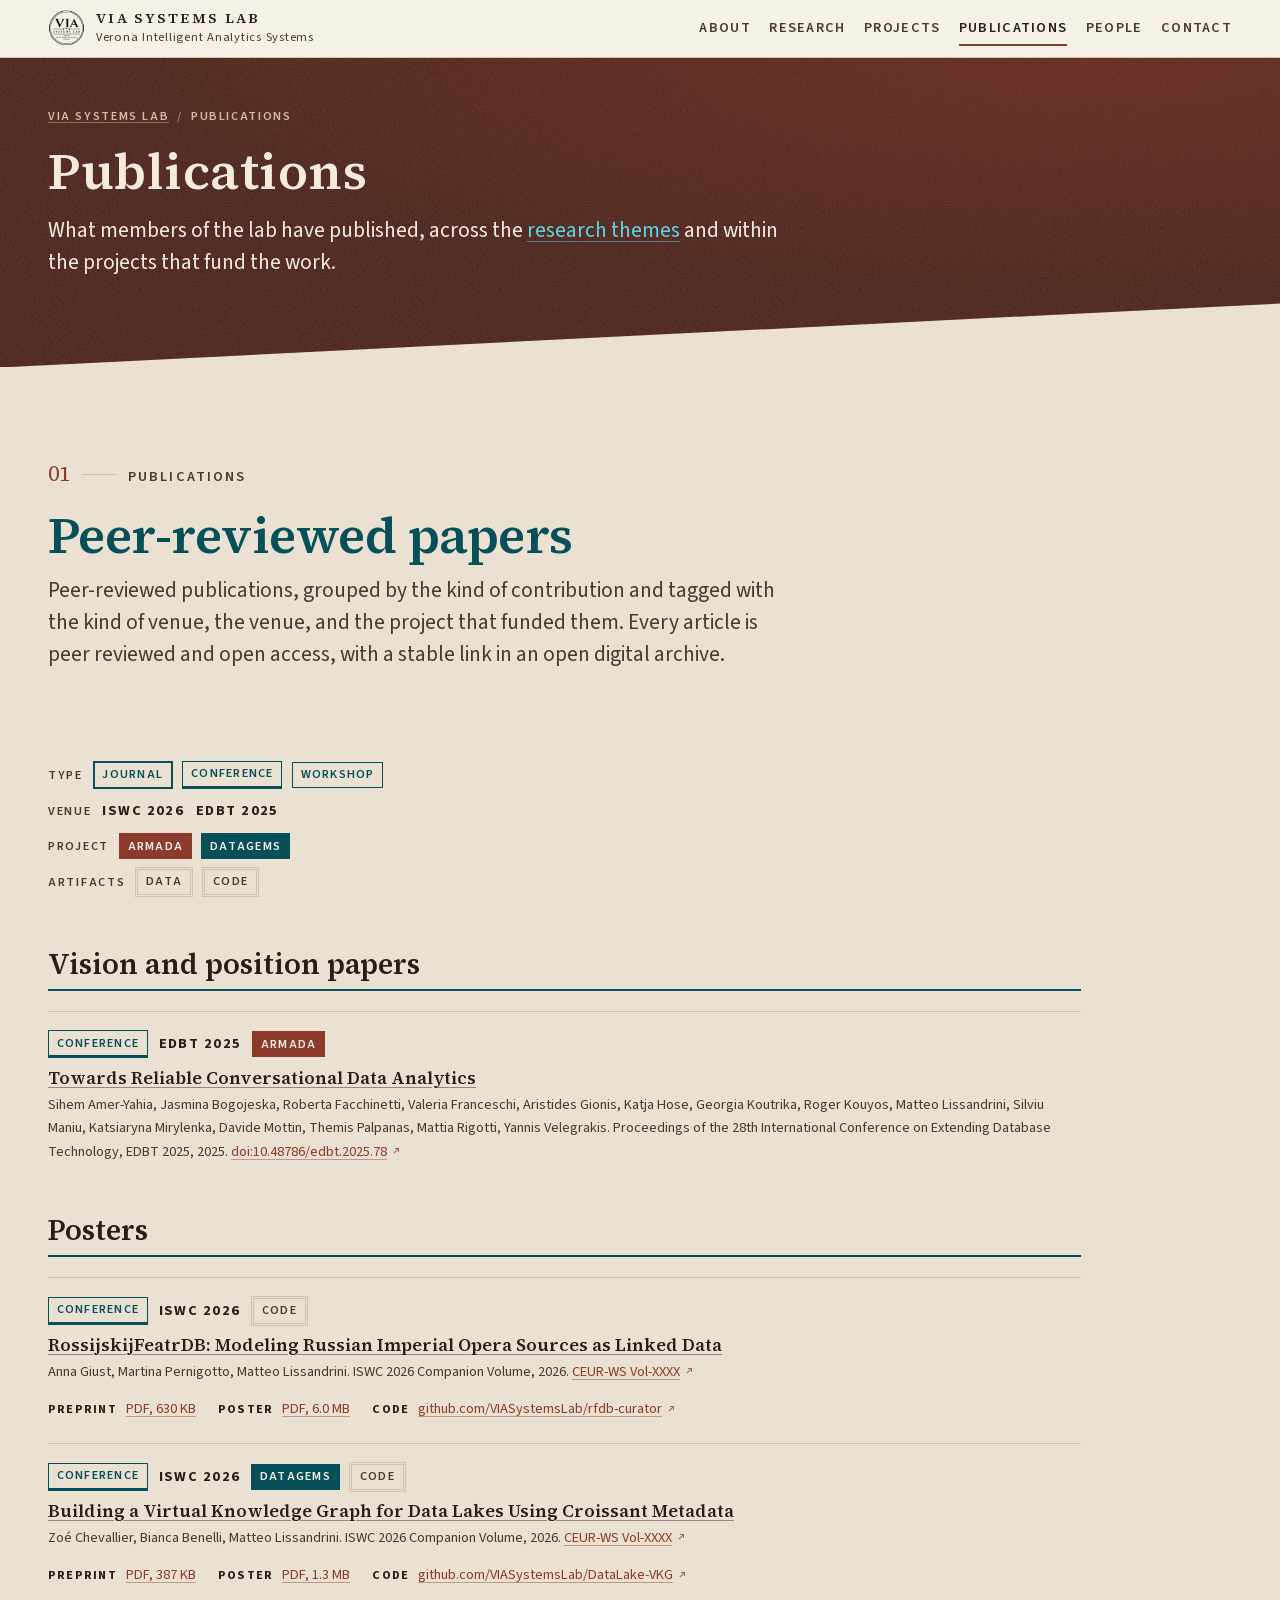
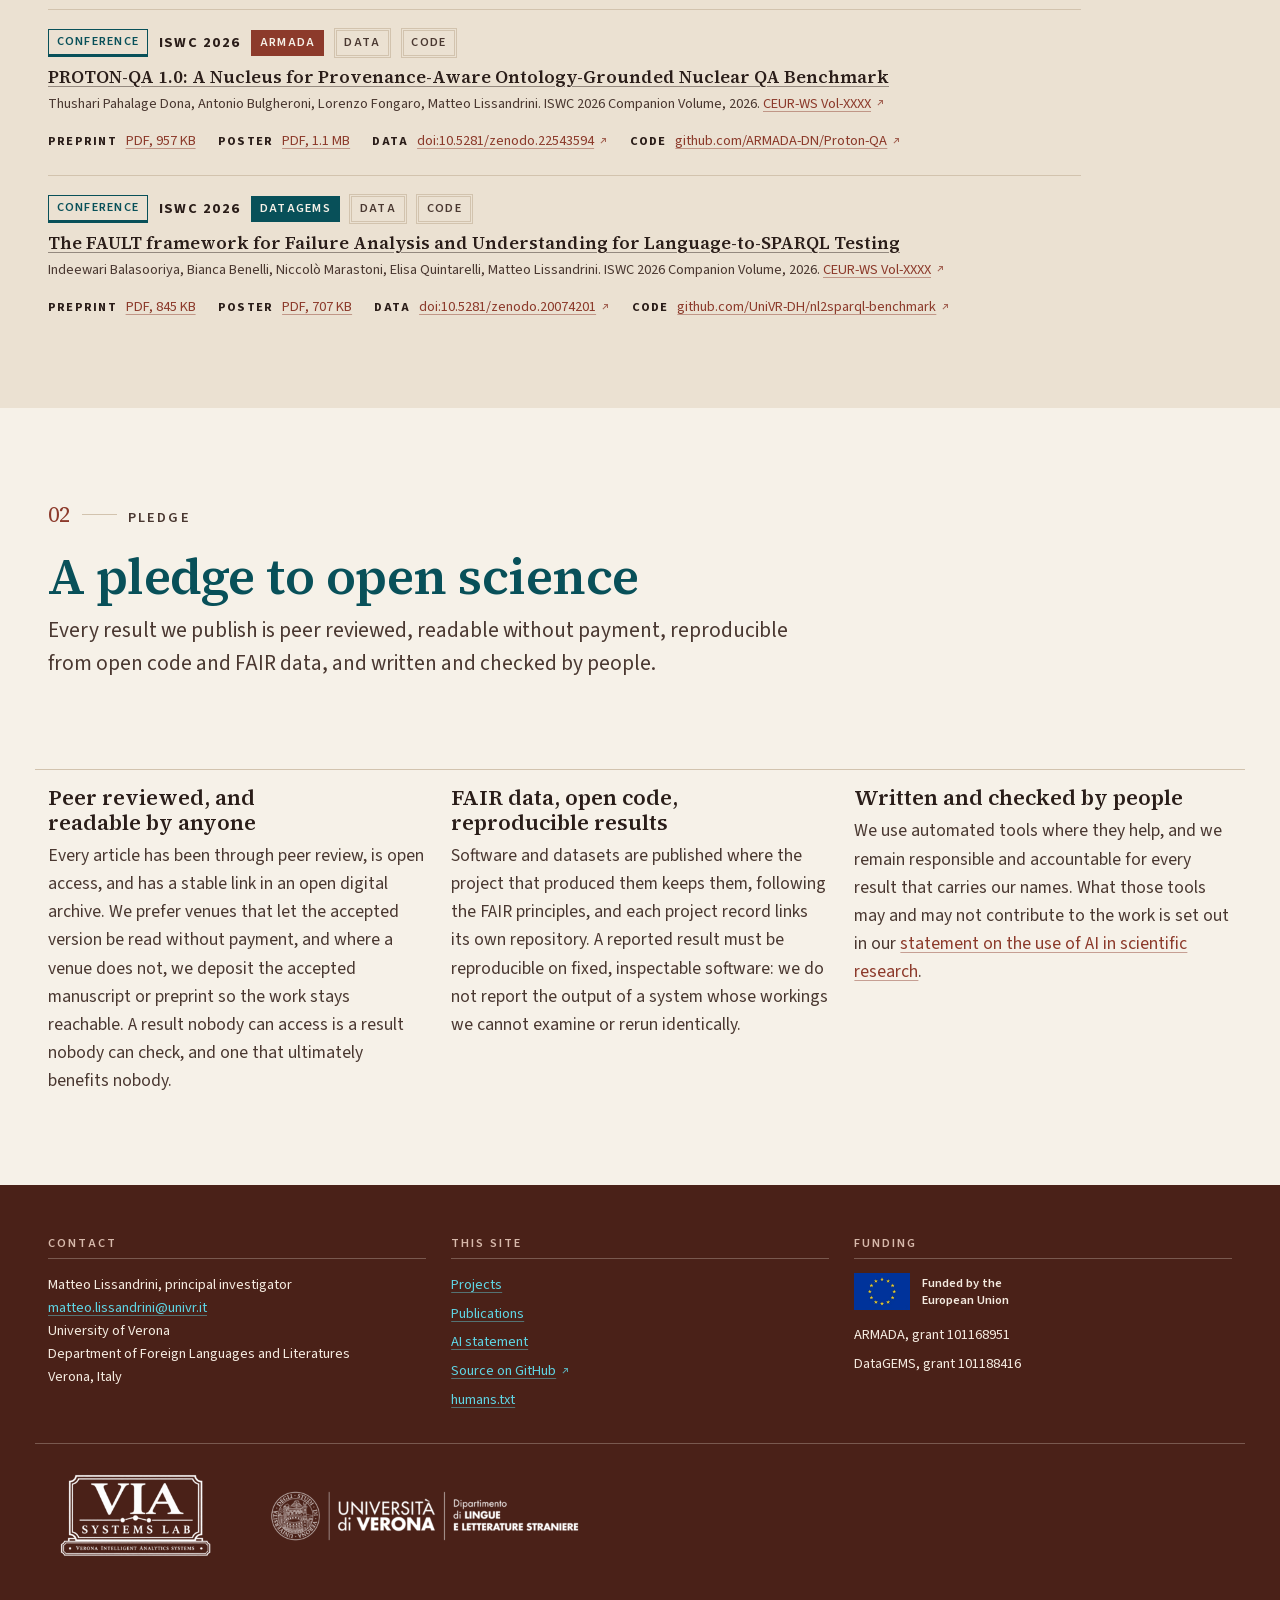
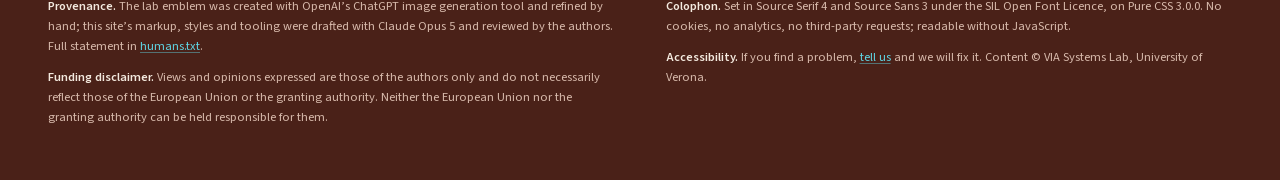
<file: publications.html>
<!doctype html>
<html lang="en">
<head>
<meta charset="utf-8">
<meta name="viewport" content="width=device-width, initial-scale=1">

<title>Publications · VIA Systems Lab</title>
<meta name="description" content="Peer-reviewed publications by members of the VIA Systems Lab, grouped by kind and linked to the project that funded them.">
<link rel="canonical" href="https://viasystemslab.github.io/publications.html">

<meta name="color-scheme" content="light">
<meta name="theme-color" content="#f6f1e8">

<link rel="icon" href="icons/favicon.svg" type="image/svg+xml">
<link rel="icon" href="icons/favicon-32.png" sizes="32x32" type="image/png">
<link rel="icon" href="icons/favicon-16.png" sizes="16x16" type="image/png">
<link rel="apple-touch-icon" href="icons/apple-touch-icon.png" sizes="180x180">
<link rel="manifest" href="site.webmanifest">
<link rel="author" type="text/plain" href="humans.txt">

<link rel="preload" href="fonts/source-sans-3-roman-latin.woff2" as="font" type="font/woff2" crossorigin>
<link rel="preload" href="fonts/source-serif-4-roman-latin.woff2" as="font" type="font/woff2" crossorigin>

<link rel="stylesheet" href="css/fonts.css">
<link rel="stylesheet" href="css/pure.css">
<link rel="stylesheet" href="css/grids-responsive.css">
<link rel="stylesheet" href="css/custom.css">

<meta property="og:type" content="website">
<meta property="og:site_name" content="VIA Systems Lab">
<meta property="og:locale" content="en_GB">
<meta property="og:url" content="https://viasystemslab.github.io/publications.html">
<meta property="og:title" content="Publications · VIA Systems Lab">
<meta property="og:description" content="Peer-reviewed publications, grouped by kind and linked to the project that funded them.">
<meta property="og:image" content="https://viasystemslab.github.io/img/og-card.png">
<meta property="og:image:width" content="1200">
<meta property="og:image:height" content="630">
<meta property="og:image:type" content="image/png">
<meta property="og:image:alt" content="The VIA Systems Lab plaque: VIA SYSTEMS LAB, Verona Intelligent Analytics Systems.">
<meta name="twitter:card" content="summary_large_image">

<script type="application/ld+json">
{
  "@context": {
    "@vocab": "https://schema.org/"
  },
  "@graph": [
    {
      "@id": "https://viasystemslab.github.io/publications.html#webpage",
      "@type": "CollectionPage",
      "url": "https://viasystemslab.github.io/publications.html",
      "name": "Publications · VIA Systems Lab",
      "description": "Peer-reviewed publications by members of the VIA Systems Lab, grouped by kind and linked to the project that funded them.",
      "inLanguage": "en",
      "isPartOf": {
        "@id": "https://viasystemslab.github.io/#website"
      },
      "about": {
        "@id": "https://viasystemslab.github.io/#organization"
      },
      "breadcrumb": {
        "@type": "BreadcrumbList",
        "itemListElement": [
          {
            "@type": "ListItem",
            "position": 1,
            "name": "VIA Systems Lab",
            "item": "https://viasystemslab.github.io/"
          },
          {
            "@type": "ListItem",
            "position": 2,
            "name": "Publications",
            "item": "https://viasystemslab.github.io/publications.html"
          }
        ]
      },
      "mainEntity": {
        "@type": "ItemList",
        "numberOfItems": 5,
        "itemListElement": [
          {
            "@type": "ListItem",
            "position": 1,
            "item": {
              "@id": "https://doi.org/10.48786/edbt.2025.78"
            }
          },
          {
            "@type": "ListItem",
            "position": 2,
            "item": {
              "@id": "https://ceur-ws.org/Vol-XXXX/paper555.pdf"
            }
          },
          {
            "@type": "ListItem",
            "position": 3,
            "item": {
              "@id": "https://ceur-ws.org/Vol-XXXX/paper556.pdf"
            }
          },
          {
            "@type": "ListItem",
            "position": 4,
            "item": {
              "@id": "https://ceur-ws.org/Vol-XXXX/paper566.pdf"
            }
          },
          {
            "@type": "ListItem",
            "position": 5,
            "item": {
              "@id": "https://ceur-ws.org/Vol-XXXX/paper586.pdf"
            }
          }
        ]
      }
    },
    {
      "@id": "https://viasystemslab.github.io/#organization",
      "@type": "ResearchOrganization",
      "name": "VIA Systems Lab",
      "alternateName": "Verona Intelligent Analytics Systems",
      "url": "https://viasystemslab.github.io/",
      "parentOrganization": {
        "@id": "https://ror.org/039bp8j42"
      },
      "logo": {
        "@id": "https://viasystemslab.github.io/#emblem"
      }
    },
    {
      "@id": "https://ror.org/039bp8j42",
      "@type": "CollegeOrUniversity",
      "name": "University of Verona",
      "url": "https://www.univr.it/",
      "sameAs": [
        "https://ror.org/039bp8j42"
      ]
    },
    {
      "@id": "https://doi.org/10.48786/edbt.2025.78",
      "@type": "ScholarlyArticle",
      "name": "Towards Reliable Conversational Data Analytics",
      "datePublished": "2025",
      "publication": {
        "@type": "PublicationEvent",
        "name": "28th International Conference on Extending Database Technology (EDBT 2025)"
      },
      "url": "https://doi.org/10.48786/edbt.2025.78",
      "identifier": "10.48786/edbt.2025.78",
      "creativeWorkStatus": "Published",
      "funding": {
        "@id": "https://cordis.europa.eu/project/id/101168951"
      },
      "author": [
        {
          "@type": "Person",
          "name": "Sihem Amer-Yahia"
        },
        {
          "@type": "Person",
          "name": "Jasmina Bogojeska"
        },
        {
          "@type": "Person",
          "name": "Roberta Facchinetti"
        },
        {
          "@type": "Person",
          "name": "Valeria Franceschi"
        },
        {
          "@type": "Person",
          "name": "Aristides Gionis"
        },
        {
          "@type": "Person",
          "name": "Katja Hose"
        },
        {
          "@type": "Person",
          "name": "Georgia Koutrika"
        },
        {
          "@type": "Person",
          "name": "Roger Kouyos"
        },
        {
          "@id": "https://orcid.org/0000-0001-7922-5998"
        },
        {
          "@type": "Person",
          "name": "Silviu Maniu"
        },
        {
          "@type": "Person",
          "name": "Katsiaryna Mirylenka"
        },
        {
          "@type": "Person",
          "name": "Davide Mottin"
        },
        {
          "@type": "Person",
          "name": "Themis Palpanas"
        },
        {
          "@type": "Person",
          "name": "Mattia Rigotti"
        },
        {
          "@type": "Person",
          "name": "Yannis Velegrakis"
        }
      ]
    },
    {
      "@id": "https://ceur-ws.org/Vol-XXXX/paper555.pdf",
      "@type": "ScholarlyArticle",
      "name": "RossijskijFeatrDB: Modeling Russian Imperial Opera Sources as Linked Data",
      "datePublished": "2026",
      "publication": {
        "@type": "PublicationEvent",
        "name": "ISWC 2026 Companion Volume"
      },
      "url": "https://ceur-ws.org/Vol-XXXX/paper555.pdf",
      "creativeWorkStatus": "Published",
      "isBasedOn": [
        {
          "@id": "https://github.com/VIASystemsLab/rfdb-curator"
        }
      ],
      "author": [
        {
          "@type": "Person",
          "name": "Anna Giust"
        },
        {
          "@type": "Person",
          "name": "Martina Pernigotto"
        },
        {
          "@id": "https://orcid.org/0000-0001-7922-5998"
        }
      ]
    },
    {
      "@id": "https://ceur-ws.org/Vol-XXXX/paper556.pdf",
      "@type": "ScholarlyArticle",
      "name": "Building a Virtual Knowledge Graph for Data Lakes Using Croissant Metadata",
      "datePublished": "2026",
      "publication": {
        "@type": "PublicationEvent",
        "name": "ISWC 2026 Companion Volume"
      },
      "url": "https://ceur-ws.org/Vol-XXXX/paper556.pdf",
      "creativeWorkStatus": "Published",
      "funding": {
        "@id": "https://cordis.europa.eu/project/id/101188416"
      },
      "isBasedOn": [
        {
          "@id": "https://github.com/VIASystemsLab/DataLake-VKG"
        }
      ],
      "author": [
        {
          "@id": "https://orcid.org/0009-0009-5235-5923"
        },
        {
          "@id": "https://orcid.org/0009-0001-1135-191X"
        },
        {
          "@id": "https://orcid.org/0000-0001-7922-5998"
        }
      ]
    },
    {
      "@id": "https://ceur-ws.org/Vol-XXXX/paper566.pdf",
      "@type": "ScholarlyArticle",
      "name": "PROTON-QA 1.0: A Nucleus for Provenance-Aware Ontology-Grounded Nuclear QA Benchmark",
      "datePublished": "2026",
      "publication": {
        "@type": "PublicationEvent",
        "name": "ISWC 2026 Companion Volume"
      },
      "url": "https://ceur-ws.org/Vol-XXXX/paper566.pdf",
      "creativeWorkStatus": "Published",
      "funding": {
        "@id": "https://cordis.europa.eu/project/id/101168951"
      },
      "isBasedOn": [
        {
          "@id": "https://doi.org/10.5281/zenodo.22543594"
        },
        {
          "@id": "https://github.com/ARMADA-DN/Proton-QA"
        }
      ],
      "author": [
        {
          "@id": "https://orcid.org/0000-0001-6563-9516"
        },
        {
          "@type": "Person",
          "name": "Antonio Bulgheroni"
        },
        {
          "@type": "Person",
          "name": "Lorenzo Fongaro"
        },
        {
          "@id": "https://orcid.org/0000-0001-7922-5998"
        }
      ]
    },
    {
      "@id": "https://ceur-ws.org/Vol-XXXX/paper586.pdf",
      "@type": "ScholarlyArticle",
      "name": "The FAULT framework for Failure Analysis and Understanding for Language-to-SPARQL Testing",
      "datePublished": "2026",
      "publication": {
        "@type": "PublicationEvent",
        "name": "ISWC 2026 Companion Volume"
      },
      "url": "https://ceur-ws.org/Vol-XXXX/paper586.pdf",
      "creativeWorkStatus": "Published",
      "funding": {
        "@id": "https://cordis.europa.eu/project/id/101188416"
      },
      "isBasedOn": [
        {
          "@id": "https://doi.org/10.5281/zenodo.20074201"
        },
        {
          "@id": "https://github.com/UniVR-DH/nl2sparql-benchmark"
        }
      ],
      "author": [
        {
          "@type": "Person",
          "name": "Indeewari Balasooriya"
        },
        {
          "@id": "https://orcid.org/0009-0001-1135-191X"
        },
        {
          "@type": "Person",
          "name": "Niccolò Marastoni"
        },
        {
          "@type": "Person",
          "name": "Elisa Quintarelli"
        },
        {
          "@id": "https://orcid.org/0000-0001-7922-5998"
        }
      ]
    },
    {
      "@id": "https://github.com/VIASystemsLab/rfdb-curator",
      "@type": "SoftwareSourceCode",
      "name": "RFDB Curator",
      "codeRepository": "https://github.com/VIASystemsLab/rfdb-curator"
    },
    {
      "@id": "https://doi.org/10.5281/zenodo.22543594",
      "@type": "Dataset",
      "name": "PROTON-QA 1.0",
      "identifier": "10.5281/zenodo.22543594",
      "url": "https://doi.org/10.5281/zenodo.22543594",
      "funding": {
        "@id": "https://cordis.europa.eu/project/id/101168951"
      }
    },
    {
      "@id": "https://github.com/ARMADA-DN/Proton-QA",
      "@type": "SoftwareSourceCode",
      "name": "PROTON-QA",
      "codeRepository": "https://github.com/ARMADA-DN/Proton-QA",
      "funding": {
        "@id": "https://cordis.europa.eu/project/id/101168951"
      }
    },
    {
      "@id": "https://doi.org/10.5281/zenodo.20074201",
      "@type": "Dataset",
      "name": "FAULT archived release",
      "identifier": "10.5281/zenodo.20074201",
      "url": "https://doi.org/10.5281/zenodo.20074201",
      "funding": {
        "@id": "https://cordis.europa.eu/project/id/101188416"
      }
    },
    {
      "@id": "https://github.com/UniVR-DH/nl2sparql-benchmark",
      "@type": "SoftwareSourceCode",
      "name": "FAULT data and scripts",
      "codeRepository": "https://github.com/UniVR-DH/nl2sparql-benchmark",
      "funding": {
        "@id": "https://cordis.europa.eu/project/id/101188416"
      }
    },
    {
      "@id": "https://github.com/VIASystemsLab/DataLake-VKG",
      "@type": "SoftwareSourceCode",
      "name": "DataLake-VKG",
      "codeRepository": "https://github.com/VIASystemsLab/DataLake-VKG",
      "funding": {
        "@id": "https://cordis.europa.eu/project/id/101188416"
      }
    }
  ]
}
</script>
<!--
  Adding a verified output to the graph
  =====================================
  No output object is published here until its record has been checked against
  its DOI, or its official archive record where the venue issues no DOI,
  because a wrong identifier in structured data is harder to notice and harder
  to retract than a wrong line of prose. An archive record goes in @id and url,
  with no identifier. When you add the visible entry,
  add the matching object to "@graph" above and reference it from the page's
  CollectionPage via "mainEntity".

  {
    "@id": "https://doi.org/10.0000/xxxxx",
    "@type": "ScholarlyArticle",
    "name": "Verified title",
    "author": [ { "@id": "https://orcid.org/0000-0001-7922-5998" } ],
    "datePublished": "2026",
    "publication": { "@type": "PublicationEvent", "name": "EDBT 2026" },
    "identifier": "10.0000/xxxxx",
    "url": "https://doi.org/10.0000/xxxxx",
    "funding": { "@id": "https://cordis.europa.eu/project/id/101168951" },
    "creativeWorkStatus": "Published"
  }

  Data and code behind a paper, optionally
  ---------------------------------------
  A paper may point at the dataset or the repository behind it. Neither is an
  entry in its own right: this page lists peer-reviewed papers, and an
  artefact hangs off the paper it belongs to. Add "isBasedOn" to the article
  and a node for each artefact.

  schema.org has no precise "is supplemented by" relation, so "isBasedOn" is
  the closest core property for material the work rests on. The vocabulary
  that has the exact term is DataCite's relationType, which this site does not
  declare; docs/METADATA.md §5 says what reaching for it would take.

    "isBasedOn": [
      { "@id": "https://doi.org/10.0000/data" },
      { "@id": "https://github.com/org/repo" }
    ]

  {
    "@id": "https://doi.org/10.0000/data",
    "@type": "Dataset",
    "name": "Verified dataset title",
    "creator": [ { "@id": "https://orcid.org/0000-0001-7922-5998" } ],
    "datePublished": "2026",
    "identifier": "10.0000/data",
    "url": "https://doi.org/10.0000/data",
    "license": "https://creativecommons.org/licenses/by/4.0/",
    "funding": { "@id": "https://cordis.europa.eu/project/id/101168951" }
  }

  {
    "@id": "https://github.com/org/repo",
    "@type": "SoftwareSourceCode",
    "name": "Name of the tool",
    "codeRepository": "https://github.com/org/repo",
    "programmingLanguage": "Python",
    "license": "https://opensource.org/license/mit",
    "funding": { "@id": "https://cordis.europa.eu/project/id/101168951" }
  }

  A dataset with a DOI uses that DOI as its @id, which is what makes it
  citable. A repository URL is not a persistent identifier and will rot, so
  reach for it only when there is nothing better: archive a release, get a
  DOI, use that instead. Keep "funding" on both. It is what ties an output
  back to the grant that paid for it, and it is what EU reporting reads.
-->
</head>

<body id="top">

<a class="skip-link" href="#main">Skip to main content</a>

<header class="masthead">
  <div class="masthead__inner">
    <a class="wordmark" href="index.html">
      <picture>
        <source type="image/webp" srcset="img/via-logo-circle-b-240.webp">
        <img class="wordmark__seal" src="img/via-logo-circle-b-240.png" width="240" height="240" alt="" decoding="async">
      </picture>
      <span class="wordmark__text">
        <span class="wordmark__name">VIA Systems Lab</span>
        <span class="wordmark__sub">Verona Intelligent Analytics Systems</span>
      </span>
    </a>

    <nav class="nav" aria-label="Main">
      <ul class="nav__list">
        <li><a href="index.html#about">About</a></li>
        <li><a href="index.html#research">Research</a></li>
        <li><a href="projects.html">Projects</a></li>
        <li><a href="publications.html" aria-current="page">Publications</a></li>
        <li><a href="index.html#people">People</a></li>
        <li><a href="#contact">Contact</a></li>
      </ul>
    </nav>
  </div>
</header>

<main id="main">

  <section class="pagehead" aria-labelledby="page-title">
    <div class="shell pure-g">
      <div class="pagehead__text pure-u-1 pure-u-md-5-6 pure-u-lg-17-24">
        <nav class="crumbs" aria-label="Breadcrumb">
          <ol>
            <li><a href="index.html">VIA Systems Lab</a></li>
            <li aria-current="page">Publications</li>
          </ol>
        </nav>
        <h1 id="page-title" class="pagehead__h1">Publications</h1>
        <p class="pagehead__lead">
          What members of the lab have published, across the
          <a href="index.html#research">research themes</a> and within the
          projects that fund the work.
        </p>
      </div>
    </div>
  </section>

  <section id="papers" class="section" aria-labelledby="list-title">
    <div class="shell pure-g">
      <header class="section__head pure-u-1 pure-u-md-5-6 pure-u-lg-17-24">
        <p class="eyebrow"><span class="eyebrow__num">01</span> Publications</p>
        <h2 id="list-title" class="section__title">Peer-reviewed papers</h2>
        <p class="section__standfirst">
          Peer-reviewed publications, grouped by the kind of contribution and
          tagged with the kind of venue, the venue, and the project that
          funded them. Every article is peer reviewed and open access, with a
          stable link in an open digital archive.
        </p>
      </header>

      <!-- The rows follow the order of the tags on an entry. -->
      <div class="legend pure-u-1">
        <p class="legend__row">
          <span class="legend__label">Type</span>
          <span class="tag tag--journal">Journal</span>
          <span class="tag tag--conference">Conference</span>
          <span class="tag tag--workshop">Workshop</span>
        </p>
        <p class="legend__row">
          <span class="legend__label">Venue</span>
          <span class="tag tag--venue">ISWC 2026</span>
          <span class="tag tag--venue">EDBT 2025</span>
        </p>
        <p class="legend__row">
          <span class="legend__label">Project</span>
          <span class="tag tag--armada">ARMADA</span>
          <span class="tag tag--datagems">DataGEMS</span>
        </p>
        <p class="legend__row">
          <span class="legend__label">Artifacts</span>
          <span class="tag tag--dataset">Data</span>
          <span class="tag tag--software">Code</span>
        </p>
      </div>

      <div class="pubgroup pure-u-1 pure-u-lg-7-8">
        <h3 class="pubgroup__title" id="vision">Vision and position papers</h3>
        <ol class="pubs">
          <li class="pub">
            <p class="pub__tags">
              <span class="tag tag--conference">Conference</span>
              <span class="tag tag--venue">EDBT 2025</span>
              <span class="tag tag--armada">ARMADA</span>
            </p>
            <h4 class="pub__title">
              <a href="https://doi.org/10.48786/edbt.2025.78">Towards Reliable Conversational Data Analytics</a>
            </h4>
            <p class="pub__detail">
              <span class="pub__authors">Sihem Amer-Yahia, Jasmina Bogojeska, Roberta
              Facchinetti, Valeria Franceschi, Aristides Gionis, Katja Hose, Georgia
              Koutrika, Roger Kouyos, Matteo Lissandrini, Silviu Maniu, Katsiaryna
              Mirylenka, Davide Mottin, Themis Palpanas, Mattia Rigotti, Yannis
              Velegrakis</span>.
              <span class="pub__venue">Proceedings of the 28th International Conference
              on Extending Database Technology, EDBT 2025</span>,
              <time datetime="2025">2025</time>.
              <a class="link-ext" href="https://doi.org/10.48786/edbt.2025.78">doi:10.48786/edbt.2025.78</a>
            </p>
          </li>
        </ol>
      </div>

      <div class="pubgroup pure-u-1 pure-u-lg-7-8">
        <h3 class="pubgroup__title" id="posters">Posters</h3>
        <ol class="pubs">
          <li class="pub">
            <p class="pub__tags">
              <span class="tag tag--conference">Conference</span>
              <span class="tag tag--venue">ISWC 2026</span>
              <span class="tag tag--software">Code</span>
            </p>
            <h4 class="pub__title">
              <a href="https://ceur-ws.org/Vol-XXXX/paper555.pdf">RossijskijFeatrDB: Modeling Russian Imperial Opera Sources as Linked Data</a>
            </h4>
            <p class="pub__detail">
              <span class="pub__authors">Anna Giust, Martina Pernigotto, Matteo
              Lissandrini</span>.
              <span class="pub__venue">ISWC 2026 Companion Volume</span>,
              <time datetime="2026">2026</time>.
              <a class="link-ext" href="https://ceur-ws.org/Vol-XXXX/paper555.pdf">CEUR-WS Vol-XXXX</a>
            </p>
            <p class="pub__links">
              <span><span class="pub__label">Preprint</span> <a href="files/ISWC26-Giust-paper555.pdf">PDF, 630 KB</a></span>
              <span><span class="pub__label">Poster</span> <a href="files/ISWC26-Giust-poster555.pdf">PDF, 6.0 MB</a></span>
              <span><span class="pub__label">Code</span> <a class="link-ext" href="https://github.com/VIASystemsLab/rfdb-curator">github.com/VIASystemsLab/rfdb-curator</a></span>
            </p>
          </li>
          <li class="pub">
            <p class="pub__tags">
              <span class="tag tag--conference">Conference</span>
              <span class="tag tag--venue">ISWC 2026</span>
              <span class="tag tag--datagems">DataGEMS</span>
              <span class="tag tag--software">Code</span>
            </p>
            <h4 class="pub__title">
              <a href="https://ceur-ws.org/Vol-XXXX/paper556.pdf">Building a Virtual Knowledge Graph for Data Lakes Using Croissant Metadata</a>
            </h4>
            <p class="pub__detail">
              <span class="pub__authors">Zoé Chevallier, Bianca Benelli, Matteo
              Lissandrini</span>.
              <span class="pub__venue">ISWC 2026 Companion Volume</span>,
              <time datetime="2026">2026</time>.
              <a class="link-ext" href="https://ceur-ws.org/Vol-XXXX/paper556.pdf">CEUR-WS Vol-XXXX</a>
            </p>
            <p class="pub__links">
              <span><span class="pub__label">Preprint</span> <a href="files/ISWC26-Chevallier-paper556.pdf">PDF, 387 KB</a></span>
              <span><span class="pub__label">Poster</span> <a href="files/ISWC26-DataLake-VKG-Poster.pdf">PDF, 1.3 MB</a></span>
              <span><span class="pub__label">Code</span> <a class="link-ext" href="https://github.com/VIASystemsLab/DataLake-VKG">github.com/VIASystemsLab/DataLake-VKG</a></span>
            </p>
          </li>
          <li class="pub">
            <p class="pub__tags">
              <span class="tag tag--conference">Conference</span>
              <span class="tag tag--venue">ISWC 2026</span>
              <span class="tag tag--armada">ARMADA</span>
              <span class="tag tag--dataset">Data</span>
              <span class="tag tag--software">Code</span>
            </p>
            <h4 class="pub__title">
              <a href="https://ceur-ws.org/Vol-XXXX/paper566.pdf">PROTON-QA 1.0: A Nucleus for Provenance-Aware Ontology-Grounded Nuclear QA Benchmark</a>
            </h4>
            <p class="pub__detail">
              <span class="pub__authors">Thushari Pahalage Dona, Antonio Bulgheroni,
              Lorenzo Fongaro, Matteo Lissandrini</span>.
              <span class="pub__venue">ISWC 2026 Companion Volume</span>,
              <time datetime="2026">2026</time>.
              <a class="link-ext" href="https://ceur-ws.org/Vol-XXXX/paper566.pdf">CEUR-WS Vol-XXXX</a>
            </p>
            <p class="pub__links">
              <span><span class="pub__label">Preprint</span> <a href="files/ISWC26-Dona-paper566.pdf">PDF, 957 KB</a></span>
              <span><span class="pub__label">Poster</span> <a href="files/ISWC26-Dona-poster566.pdf">PDF, 1.1 MB</a></span>
              <span><span class="pub__label">Data</span> <a class="link-ext" href="https://doi.org/10.5281/zenodo.22543594">doi:10.5281/zenodo.22543594</a></span>
              <span><span class="pub__label">Code</span> <a class="link-ext" href="https://github.com/ARMADA-DN/Proton-QA">github.com/ARMADA-DN/Proton-QA</a></span>
            </p>
          </li>
          <li class="pub">
            <p class="pub__tags">
              <span class="tag tag--conference">Conference</span>
              <span class="tag tag--venue">ISWC 2026</span>
              <span class="tag tag--datagems">DataGEMS</span>
              <span class="tag tag--dataset">Data</span>
              <span class="tag tag--software">Code</span>
            </p>
            <h4 class="pub__title">
              <a href="https://ceur-ws.org/Vol-XXXX/paper586.pdf">The FAULT framework for Failure Analysis and Understanding for Language-to-SPARQL Testing</a>
            </h4>
            <p class="pub__detail">
              <span class="pub__authors">Indeewari Balasooriya, Bianca Benelli,
              Niccolò Marastoni, Elisa Quintarelli, Matteo Lissandrini</span>.
              <span class="pub__venue">ISWC 2026 Companion Volume</span>,
              <time datetime="2026">2026</time>.
              <a class="link-ext" href="https://ceur-ws.org/Vol-XXXX/paper586.pdf">CEUR-WS Vol-XXXX</a>
            </p>
            <p class="pub__links">
              <span><span class="pub__label">Preprint</span> <a href="files/ISWC26-Balasooriya-paper586.pdf">PDF, 845 KB</a></span>
              <span><span class="pub__label">Poster</span> <a href="files/ISWC26-Balasooriya-poster586.pdf">PDF, 707 KB</a></span>
              <span><span class="pub__label">Data</span> <a class="link-ext" href="https://doi.org/10.5281/zenodo.20074201">doi:10.5281/zenodo.20074201</a></span>
              <span><span class="pub__label">Code</span> <a class="link-ext" href="https://github.com/UniVR-DH/nl2sparql-benchmark">github.com/UniVR-DH/nl2sparql-benchmark</a></span>
            </p>
          </li>
        </ol>
      </div>

      <!--
        Adding an entry
        ===============
        This page lists peer-reviewed publications that have a resolving DOI,
        or, where the venue issues none, a record in the venue's official
        archive such as CEUR-WS. In practice that exception is for posters and
        workshop papers. Nothing else goes here: no preprints, no work in
        preparation, no entry whose identifier is still to come. Data and
        software are published with the project that produced them; each
        project record on projects.html links the repository that holds them.

        Resolve the identifier first and check the title, authors, year and
        venue against what it resolves to. tools/lint.py fails the build if the
        title does not link doi.org or an archive in PUBLICATION_IDENTIFIERS,
        or if the link after the authors is not the same one, but it cannot
        tell you the link is the right one.

        Groups say what kind of contribution the paper makes. Put the entry in
        the matching group, newest first. If the group does not exist yet,
        create its heading in this order:

          Research papers                 id="research"
          Surveys                         id="surveys"
          Vision and position papers      id="vision"
          Demonstrations                  id="demos"
          Posters                         id="posters"

        Tags say where it was published: one of Journal, Conference or
        Workshop, then the venue, then the project that funded it. A vision
        paper at a conference is filed under Vision and tagged Conference; the
        two are not the same axis, and a tag never links to a group.

        A paper that has a dataset or a repository of its own gets a Data or
        Code tag at the end of pub__tags. Every link other than the record
        (the paper PDF in files/, labelled Preprint, the poster, data, code)
        goes in a
        <p class="pub__links"> row below the detail, each behind its own
        pub__label. A tag is never a link. The row is optional.

        Add the matching ScholarlyArticle to the JSON-LD graph, with the DOI
        (or archive URL) as @id and a funding reference to the project. See docs/METADATA.md.

        <li class="pub">
          <p class="pub__tags">
            <span class="tag tag--workshop">Workshop</span>
            <span class="tag tag--venue">VLDB</span>
            <span class="tag tag--armada">ARMADA</span>
            <span class="tag tag--dataset">Data</span>
            <span class="tag tag--software">Code</span>
          </p>
          <h4 class="pub__title"><a href="https://doi.org/10.0000/xxxxx">Verified title of the paper</a></h4>
          <p class="pub__detail">
            <span class="pub__authors">A. Author, M. Lissandrini</span>.
            <span class="pub__venue">Proceedings of the VLDB Endowment</span>,
            <time datetime="2026">2026</time>.
            <a class="link-ext" href="https://doi.org/10.0000/xxxxx">doi:10.0000/xxxxx</a>
          </p>
          <p class="pub__links">
            <span><span class="pub__label">Poster</span> <a href="files/venue-surname-poster.pdf">PDF, 1.2 MB</a></span>
            <span><span class="pub__label">Data</span> <a class="link-ext" href="https://doi.org/10.0000/data">doi:10.0000/data</a></span>
            <span><span class="pub__label">Code</span> <a class="link-ext" href="https://github.com/org/repo">github.com/org/repo</a></span>
          </p>
        </li>
      -->
    </div>
  </section>

  <section id="pledge" class="section" aria-labelledby="pledge-title">
    <div class="shell pure-g">
      <header class="section__head pure-u-1 pure-u-md-5-6 pure-u-lg-17-24">
        <p class="eyebrow"><span class="eyebrow__num">02</span> Pledge</p>
        <h2 id="pledge-title" class="section__title">A pledge to open science</h2>
        <p class="section__standfirst">
          Every result we publish is peer reviewed, readable without payment,
          reproducible from open code and FAIR data, and written and checked by
          people.
        </p>
      </header>

      <ul class="openlist pure-g">
        <li class="openitem pure-u-1 pure-u-md-1-3">
          <h3 class="openitem__title">Peer reviewed, and readable by anyone</h3>
          <p>Every article has been through peer review, is open access, and
            has a stable link in an open digital archive. We prefer venues that let the accepted version be read
            without payment, and where a venue does not, we deposit the
            accepted manuscript or preprint so the work stays reachable. A
            result nobody can access is a result nobody can check, and one
            that ultimately benefits nobody.</p>
        </li>
        <li class="openitem pure-u-1 pure-u-md-1-3">
          <h3 class="openitem__title">FAIR data, open code, reproducible results</h3>
          <p>Software and datasets are published where the project that
            produced them keeps them, following the FAIR principles, and each
            project record links its own repository. A reported result must be
            reproducible on fixed, inspectable software: we do not report the
            output of a system whose workings we cannot examine or rerun
            identically.</p>
        </li>
        <li class="openitem pure-u-1 pure-u-md-1-3">
          <h3 class="openitem__title">Written and checked by people</h3>
          <p>We use automated tools where they help, and we remain
            responsible and accountable for every result that carries our
            names. What those tools may and may not contribute to the work is
            set out in our <a href="ai-statement.html">statement on the use of
            AI in scientific research</a>.</p>
        </li>
      </ul>
    </div>
  </section>

</main>

<footer id="contact" class="footer" vocab="https://schema.org/" typeof="ResearchOrganization" resource="https://viasystemslab.github.io/#organization">
  <div class="shell pure-g">

    <div class="footer__col pure-u-1 pure-u-md-1-3">
      <h2 class="footer__title">Contact</h2>
      <address class="footer__body">
        Matteo Lissandrini, principal investigator<br>
        <a href="mailto:matteo.lissandrini@univr.it">matteo.lissandrini@univr.it</a><br>
        <span property="parentOrganization" typeof="CollegeOrUniversity" resource="https://ror.org/039bp8j42">
          <span property="name">University of Verona</span><br>
          Department of Foreign Languages and Literatures<br>
          <span property="address" typeof="PostalAddress"><span property="addressLocality">Verona</span>, <span property="addressCountry">Italy</span></span>
        </span>
      </address>
    </div>

    <div class="footer__col pure-u-1 pure-u-md-1-3">
      <h2 class="footer__title">This site</h2>
      <ul class="footer__body footer__list">
        <li><a href="projects.html">Projects</a></li>
        <li><a href="publications.html">Publications</a></li>
        <li><a href="ai-statement.html">AI statement</a></li>
        <li><a class="link-ext" href="https://github.com/VIASystemsLab/VIASystemsLab.github.io">Source on GitHub</a></li>
        <li><a href="humans.txt">humans.txt</a></li>
      </ul>
    </div>

    <div class="footer__col pure-u-1 pure-u-md-1-3">
      <h2 class="footer__title">Funding</h2>
      <div class="footer__body">
        <p class="footer__euflag">
          <picture>
            <source type="image/webp" srcset="img/eu-flag-192.webp">
            <img src="img/eu-flag-192.png" width="237" height="158"
                 alt="Flag of the European Union" loading="lazy" decoding="async">
          </picture>
          <span>Funded by the<br>European Union</span>
        </p>
        <ul class="footer__list">
          <li>ARMADA, grant 101168951</li>
          <li>DataGEMS, grant 101188416</li>
        </ul>
      </div>
    </div>

    <div class="footer__marks pure-u-1">
      <!-- The footer band is dark, so the white cut is the right one and
           there is nothing to switch on. -->
      <picture class="footer__plaque">
        <source type="image/webp" srcset="img/via-logo-horizontal-w-280.webp 280w, img/via-logo-horizontal-w-560.webp 560w" sizes="11rem">
        <img src="img/via-logo-horizontal-w-280.png"
             srcset="img/via-logo-horizontal-w-280.png 280w, img/via-logo-horizontal-w-560.png 560w"
             sizes="11rem" width="1672" height="941"
             alt="VIA Systems Lab" loading="lazy" decoding="async">
      </picture>
      <picture class="footer__univr">
        <source type="image/webp" srcset="img/univr-dlls-480.webp 480w, img/univr-dlls-960.webp 960w" sizes="20rem">
        <img src="img/univr-dlls-480.png"
             srcset="img/univr-dlls-480.png 480w, img/univr-dlls-960.png 960w"
             sizes="20rem" width="2362" height="472"
             alt="University of Verona, Department of Foreign Languages and Literatures"
             loading="lazy" decoding="async">
      </picture>
    </div>

    <div class="footer__fine pure-u-1">
      <p>
        <strong>Provenance.</strong> The lab emblem was created with OpenAI&rsquo;s
        ChatGPT image generation tool and refined by hand; this site&rsquo;s markup,
        styles and tooling were drafted with Claude Opus 5 and reviewed by the
        authors. Full statement in <a href="humans.txt">humans.txt</a>.
      </p>
      <p>
        <strong>Funding disclaimer.</strong> Views and opinions expressed are
        those of the authors only and do not necessarily reflect those of the
        European Union or the granting authority. Neither the European Union nor
        the granting authority can be held responsible for them.
      </p>
      <p>
        <strong>Colophon.</strong> Set in Source Serif 4 and Source Sans 3 under
        the SIL Open Font Licence, on Pure CSS 3.0.0. No cookies, no analytics,
        no third-party requests; readable without JavaScript.
      </p>
      <p>
        <strong>Accessibility.</strong> If you find a problem,
        <a href="mailto:matteo.lissandrini@univr.it">tell us</a> and we will fix
        it. Content &copy; VIA Systems Lab, University of Verona.
      </p>
    </div>

  </div>
</footer>

</body>
</html>
</file>
<file: css/fonts.css>
/*
 * VIA Systems Lab — self-hosted web fonts
 *
 * Source Sans 3 and Source Serif 4, both variable (weight 300-700, roman + italic).
 * Designed by Paul D. Hunt / Frank Grießhammer for Adobe; SIL Open Font License 1.1.
 * https://github.com/adobe-fonts/source-sans  https://github.com/adobe-fonts/source-serif
 *
 * Files were taken from the Google Fonts CSS2 API and are served from this repository
 * so that no third-party request is made when the page loads. Only the `latin` and
 * `latin-ext` subsets are vendored: they cover English and Italian. The browser fetches
 * `latin-ext` only if the page actually uses a character from that range.
 */

@font-face {
  font-family: 'Source Sans 3';
  font-style: normal;
  font-weight: 300 700;
  font-display: swap;
  src: url('../fonts/source-sans-3-roman-latin.woff2') format('woff2');
  unicode-range: U+0000-00FF, U+0131, U+0152-0153, U+02BB-02BC, U+02C6, U+02DA, U+02DC, U+0304, U+0308, U+0329, U+2000-206F, U+20AC, U+2122, U+2191, U+2193, U+2212, U+2215, U+FEFF, U+FFFD;
}

@font-face {
  font-family: 'Source Sans 3';
  font-style: normal;
  font-weight: 300 700;
  font-display: swap;
  src: url('../fonts/source-sans-3-roman-latin-ext.woff2') format('woff2');
  unicode-range: U+0100-02BA, U+02BD-02C5, U+02C7-02CC, U+02CE-02D7, U+02DD-02FF, U+0304, U+0308, U+0329, U+1D00-1DBF, U+1E00-1E9F, U+1EF2-1EFF, U+2020, U+20A0-20AB, U+20AD-20C0, U+2113, U+2C60-2C7F, U+A720-A7FF;
}

@font-face {
  font-family: 'Source Sans 3';
  font-style: italic;
  font-weight: 300 700;
  font-display: swap;
  src: url('../fonts/source-sans-3-italic-latin.woff2') format('woff2');
  unicode-range: U+0000-00FF, U+0131, U+0152-0153, U+02BB-02BC, U+02C6, U+02DA, U+02DC, U+0304, U+0308, U+0329, U+2000-206F, U+20AC, U+2122, U+2191, U+2193, U+2212, U+2215, U+FEFF, U+FFFD;
}

@font-face {
  font-family: 'Source Sans 3';
  font-style: italic;
  font-weight: 300 700;
  font-display: swap;
  src: url('../fonts/source-sans-3-italic-latin-ext.woff2') format('woff2');
  unicode-range: U+0100-02BA, U+02BD-02C5, U+02C7-02CC, U+02CE-02D7, U+02DD-02FF, U+0304, U+0308, U+0329, U+1D00-1DBF, U+1E00-1E9F, U+1EF2-1EFF, U+2020, U+20A0-20AB, U+20AD-20C0, U+2113, U+2C60-2C7F, U+A720-A7FF;
}

@font-face {
  font-family: 'Source Serif 4';
  font-style: normal;
  font-weight: 300 700;
  font-display: swap;
  src: url('../fonts/source-serif-4-roman-latin.woff2') format('woff2');
  unicode-range: U+0000-00FF, U+0131, U+0152-0153, U+02BB-02BC, U+02C6, U+02DA, U+02DC, U+0304, U+0308, U+0329, U+2000-206F, U+20AC, U+2122, U+2191, U+2193, U+2212, U+2215, U+FEFF, U+FFFD;
}

@font-face {
  font-family: 'Source Serif 4';
  font-style: normal;
  font-weight: 300 700;
  font-display: swap;
  src: url('../fonts/source-serif-4-roman-latin-ext.woff2') format('woff2');
  unicode-range: U+0100-02BA, U+02BD-02C5, U+02C7-02CC, U+02CE-02D7, U+02DD-02FF, U+0304, U+0308, U+0329, U+1D00-1DBF, U+1E00-1E9F, U+1EF2-1EFF, U+2020, U+20A0-20AB, U+20AD-20C0, U+2113, U+2C60-2C7F, U+A720-A7FF;
}

@font-face {
  font-family: 'Source Serif 4';
  font-style: italic;
  font-weight: 300 700;
  font-display: swap;
  src: url('../fonts/source-serif-4-italic-latin.woff2') format('woff2');
  unicode-range: U+0000-00FF, U+0131, U+0152-0153, U+02BB-02BC, U+02C6, U+02DA, U+02DC, U+0304, U+0308, U+0329, U+2000-206F, U+20AC, U+2122, U+2191, U+2193, U+2212, U+2215, U+FEFF, U+FFFD;
}

@font-face {
  font-family: 'Source Serif 4';
  font-style: italic;
  font-weight: 300 700;
  font-display: swap;
  src: url('../fonts/source-serif-4-italic-latin-ext.woff2') format('woff2');
  unicode-range: U+0100-02BA, U+02BD-02C5, U+02C7-02CC, U+02CE-02D7, U+02DD-02FF, U+0304, U+0308, U+0329, U+1D00-1DBF, U+1E00-1E9F, U+1EF2-1EFF, U+2020, U+20A0-20AB, U+20AD-20C0, U+2113, U+2C60-2C7F, U+A720-A7FF;
}
</file>
<file: css/grids-responsive.css>
/*!
Pure v3.0.0
Copyright 2013 Yahoo!
Licensed under the BSD License.
https://github.com/pure-css/pure/blob/master/LICENSE
*/
@media screen and (min-width: 35.5em) {
    .pure-u-sm-1,
    .pure-u-sm-1-1,
    .pure-u-sm-1-2,
    .pure-u-sm-1-3,
    .pure-u-sm-2-3,
    .pure-u-sm-1-4,
    .pure-u-sm-3-4,
    .pure-u-sm-1-5,
    .pure-u-sm-2-5,
    .pure-u-sm-3-5,
    .pure-u-sm-4-5,
    .pure-u-sm-5-5,
    .pure-u-sm-1-6,
    .pure-u-sm-5-6,
    .pure-u-sm-1-8,
    .pure-u-sm-3-8,
    .pure-u-sm-5-8,
    .pure-u-sm-7-8,
    .pure-u-sm-1-12,
    .pure-u-sm-5-12,
    .pure-u-sm-7-12,
    .pure-u-sm-11-12,
    .pure-u-sm-1-24,
    .pure-u-sm-2-24,
    .pure-u-sm-3-24,
    .pure-u-sm-4-24,
    .pure-u-sm-5-24,
    .pure-u-sm-6-24,
    .pure-u-sm-7-24,
    .pure-u-sm-8-24,
    .pure-u-sm-9-24,
    .pure-u-sm-10-24,
    .pure-u-sm-11-24,
    .pure-u-sm-12-24,
    .pure-u-sm-13-24,
    .pure-u-sm-14-24,
    .pure-u-sm-15-24,
    .pure-u-sm-16-24,
    .pure-u-sm-17-24,
    .pure-u-sm-18-24,
    .pure-u-sm-19-24,
    .pure-u-sm-20-24,
    .pure-u-sm-21-24,
    .pure-u-sm-22-24,
    .pure-u-sm-23-24,
    .pure-u-sm-24-24 {
        display: inline-block;
        letter-spacing: normal;
        word-spacing: normal;
        vertical-align: top;
        text-rendering: auto;
    }

    .pure-u-sm-1-24 {
        width: 4.1667%;
    }

    .pure-u-sm-1-12,
    .pure-u-sm-2-24 {
        width: 8.3333%;
    }

    .pure-u-sm-1-8,
    .pure-u-sm-3-24 {
        width: 12.5000%;
    }

    .pure-u-sm-1-6,
    .pure-u-sm-4-24 {
        width: 16.6667%;
    }

    .pure-u-sm-1-5 {
        width: 20%;
    }

    .pure-u-sm-5-24 {
        width: 20.8333%;
    }

    .pure-u-sm-1-4,
    .pure-u-sm-6-24 {
        width: 25%;
    }

    .pure-u-sm-7-24 {
        width: 29.1667%;
    }

    .pure-u-sm-1-3,
    .pure-u-sm-8-24 {
        width: 33.3333%;
    }

    .pure-u-sm-3-8,
    .pure-u-sm-9-24 {
        width: 37.5000%;
    }

    .pure-u-sm-2-5 {
        width: 40%;
    }

    .pure-u-sm-5-12,
    .pure-u-sm-10-24 {
        width: 41.6667%;
    }

    .pure-u-sm-11-24 {
        width: 45.8333%;
    }

    .pure-u-sm-1-2,
    .pure-u-sm-12-24 {
        width: 50%;
    }

    .pure-u-sm-13-24 {
        width: 54.1667%;
    }

    .pure-u-sm-7-12,
    .pure-u-sm-14-24 {
        width: 58.3333%;
    }

    .pure-u-sm-3-5 {
        width: 60%;
    }

    .pure-u-sm-5-8,
    .pure-u-sm-15-24 {
        width: 62.5000%;
    }

    .pure-u-sm-2-3,
    .pure-u-sm-16-24 {
        width: 66.6667%;
    }

    .pure-u-sm-17-24 {
        width: 70.8333%;
    }

    .pure-u-sm-3-4,
    .pure-u-sm-18-24 {
        width: 75%;
    }

    .pure-u-sm-19-24 {
        width: 79.1667%;
    }

    .pure-u-sm-4-5 {
        width: 80%;
    }

    .pure-u-sm-5-6,
    .pure-u-sm-20-24 {
        width: 83.3333%;
    }

    .pure-u-sm-7-8,
    .pure-u-sm-21-24 {
        width: 87.5000%;
    }

    .pure-u-sm-11-12,
    .pure-u-sm-22-24 {
        width: 91.6667%;
    }

    .pure-u-sm-23-24 {
        width: 95.8333%;
    }

    .pure-u-sm-1,
    .pure-u-sm-1-1,
    .pure-u-sm-5-5,
    .pure-u-sm-24-24 {
        width: 100%;
    }
}

@media screen and (min-width: 48em) {
    .pure-u-md-1,
    .pure-u-md-1-1,
    .pure-u-md-1-2,
    .pure-u-md-1-3,
    .pure-u-md-2-3,
    .pure-u-md-1-4,
    .pure-u-md-3-4,
    .pure-u-md-1-5,
    .pure-u-md-2-5,
    .pure-u-md-3-5,
    .pure-u-md-4-5,
    .pure-u-md-5-5,
    .pure-u-md-1-6,
    .pure-u-md-5-6,
    .pure-u-md-1-8,
    .pure-u-md-3-8,
    .pure-u-md-5-8,
    .pure-u-md-7-8,
    .pure-u-md-1-12,
    .pure-u-md-5-12,
    .pure-u-md-7-12,
    .pure-u-md-11-12,
    .pure-u-md-1-24,
    .pure-u-md-2-24,
    .pure-u-md-3-24,
    .pure-u-md-4-24,
    .pure-u-md-5-24,
    .pure-u-md-6-24,
    .pure-u-md-7-24,
    .pure-u-md-8-24,
    .pure-u-md-9-24,
    .pure-u-md-10-24,
    .pure-u-md-11-24,
    .pure-u-md-12-24,
    .pure-u-md-13-24,
    .pure-u-md-14-24,
    .pure-u-md-15-24,
    .pure-u-md-16-24,
    .pure-u-md-17-24,
    .pure-u-md-18-24,
    .pure-u-md-19-24,
    .pure-u-md-20-24,
    .pure-u-md-21-24,
    .pure-u-md-22-24,
    .pure-u-md-23-24,
    .pure-u-md-24-24 {
        display: inline-block;
        letter-spacing: normal;
        word-spacing: normal;
        vertical-align: top;
        text-rendering: auto;
    }

    .pure-u-md-1-24 {
        width: 4.1667%;
    }

    .pure-u-md-1-12,
    .pure-u-md-2-24 {
        width: 8.3333%;
    }

    .pure-u-md-1-8,
    .pure-u-md-3-24 {
        width: 12.5000%;
    }

    .pure-u-md-1-6,
    .pure-u-md-4-24 {
        width: 16.6667%;
    }

    .pure-u-md-1-5 {
        width: 20%;
    }

    .pure-u-md-5-24 {
        width: 20.8333%;
    }

    .pure-u-md-1-4,
    .pure-u-md-6-24 {
        width: 25%;
    }

    .pure-u-md-7-24 {
        width: 29.1667%;
    }

    .pure-u-md-1-3,
    .pure-u-md-8-24 {
        width: 33.3333%;
    }

    .pure-u-md-3-8,
    .pure-u-md-9-24 {
        width: 37.5000%;
    }

    .pure-u-md-2-5 {
        width: 40%;
    }

    .pure-u-md-5-12,
    .pure-u-md-10-24 {
        width: 41.6667%;
    }

    .pure-u-md-11-24 {
        width: 45.8333%;
    }

    .pure-u-md-1-2,
    .pure-u-md-12-24 {
        width: 50%;
    }

    .pure-u-md-13-24 {
        width: 54.1667%;
    }

    .pure-u-md-7-12,
    .pure-u-md-14-24 {
        width: 58.3333%;
    }

    .pure-u-md-3-5 {
        width: 60%;
    }

    .pure-u-md-5-8,
    .pure-u-md-15-24 {
        width: 62.5000%;
    }

    .pure-u-md-2-3,
    .pure-u-md-16-24 {
        width: 66.6667%;
    }

    .pure-u-md-17-24 {
        width: 70.8333%;
    }

    .pure-u-md-3-4,
    .pure-u-md-18-24 {
        width: 75%;
    }

    .pure-u-md-19-24 {
        width: 79.1667%;
    }

    .pure-u-md-4-5 {
        width: 80%;
    }

    .pure-u-md-5-6,
    .pure-u-md-20-24 {
        width: 83.3333%;
    }

    .pure-u-md-7-8,
    .pure-u-md-21-24 {
        width: 87.5000%;
    }

    .pure-u-md-11-12,
    .pure-u-md-22-24 {
        width: 91.6667%;
    }

    .pure-u-md-23-24 {
        width: 95.8333%;
    }

    .pure-u-md-1,
    .pure-u-md-1-1,
    .pure-u-md-5-5,
    .pure-u-md-24-24 {
        width: 100%;
    }
}

@media screen and (min-width: 64em) {
    .pure-u-lg-1,
    .pure-u-lg-1-1,
    .pure-u-lg-1-2,
    .pure-u-lg-1-3,
    .pure-u-lg-2-3,
    .pure-u-lg-1-4,
    .pure-u-lg-3-4,
    .pure-u-lg-1-5,
    .pure-u-lg-2-5,
    .pure-u-lg-3-5,
    .pure-u-lg-4-5,
    .pure-u-lg-5-5,
    .pure-u-lg-1-6,
    .pure-u-lg-5-6,
    .pure-u-lg-1-8,
    .pure-u-lg-3-8,
    .pure-u-lg-5-8,
    .pure-u-lg-7-8,
    .pure-u-lg-1-12,
    .pure-u-lg-5-12,
    .pure-u-lg-7-12,
    .pure-u-lg-11-12,
    .pure-u-lg-1-24,
    .pure-u-lg-2-24,
    .pure-u-lg-3-24,
    .pure-u-lg-4-24,
    .pure-u-lg-5-24,
    .pure-u-lg-6-24,
    .pure-u-lg-7-24,
    .pure-u-lg-8-24,
    .pure-u-lg-9-24,
    .pure-u-lg-10-24,
    .pure-u-lg-11-24,
    .pure-u-lg-12-24,
    .pure-u-lg-13-24,
    .pure-u-lg-14-24,
    .pure-u-lg-15-24,
    .pure-u-lg-16-24,
    .pure-u-lg-17-24,
    .pure-u-lg-18-24,
    .pure-u-lg-19-24,
    .pure-u-lg-20-24,
    .pure-u-lg-21-24,
    .pure-u-lg-22-24,
    .pure-u-lg-23-24,
    .pure-u-lg-24-24 {
        display: inline-block;
        letter-spacing: normal;
        word-spacing: normal;
        vertical-align: top;
        text-rendering: auto;
    }

    .pure-u-lg-1-24 {
        width: 4.1667%;
    }

    .pure-u-lg-1-12,
    .pure-u-lg-2-24 {
        width: 8.3333%;
    }

    .pure-u-lg-1-8,
    .pure-u-lg-3-24 {
        width: 12.5000%;
    }

    .pure-u-lg-1-6,
    .pure-u-lg-4-24 {
        width: 16.6667%;
    }

    .pure-u-lg-1-5 {
        width: 20%;
    }

    .pure-u-lg-5-24 {
        width: 20.8333%;
    }

    .pure-u-lg-1-4,
    .pure-u-lg-6-24 {
        width: 25%;
    }

    .pure-u-lg-7-24 {
        width: 29.1667%;
    }

    .pure-u-lg-1-3,
    .pure-u-lg-8-24 {
        width: 33.3333%;
    }

    .pure-u-lg-3-8,
    .pure-u-lg-9-24 {
        width: 37.5000%;
    }

    .pure-u-lg-2-5 {
        width: 40%;
    }

    .pure-u-lg-5-12,
    .pure-u-lg-10-24 {
        width: 41.6667%;
    }

    .pure-u-lg-11-24 {
        width: 45.8333%;
    }

    .pure-u-lg-1-2,
    .pure-u-lg-12-24 {
        width: 50%;
    }

    .pure-u-lg-13-24 {
        width: 54.1667%;
    }

    .pure-u-lg-7-12,
    .pure-u-lg-14-24 {
        width: 58.3333%;
    }

    .pure-u-lg-3-5 {
        width: 60%;
    }

    .pure-u-lg-5-8,
    .pure-u-lg-15-24 {
        width: 62.5000%;
    }

    .pure-u-lg-2-3,
    .pure-u-lg-16-24 {
        width: 66.6667%;
    }

    .pure-u-lg-17-24 {
        width: 70.8333%;
    }

    .pure-u-lg-3-4,
    .pure-u-lg-18-24 {
        width: 75%;
    }

    .pure-u-lg-19-24 {
        width: 79.1667%;
    }

    .pure-u-lg-4-5 {
        width: 80%;
    }

    .pure-u-lg-5-6,
    .pure-u-lg-20-24 {
        width: 83.3333%;
    }

    .pure-u-lg-7-8,
    .pure-u-lg-21-24 {
        width: 87.5000%;
    }

    .pure-u-lg-11-12,
    .pure-u-lg-22-24 {
        width: 91.6667%;
    }

    .pure-u-lg-23-24 {
        width: 95.8333%;
    }

    .pure-u-lg-1,
    .pure-u-lg-1-1,
    .pure-u-lg-5-5,
    .pure-u-lg-24-24 {
        width: 100%;
    }
}

@media screen and (min-width: 80em) {
    .pure-u-xl-1,
    .pure-u-xl-1-1,
    .pure-u-xl-1-2,
    .pure-u-xl-1-3,
    .pure-u-xl-2-3,
    .pure-u-xl-1-4,
    .pure-u-xl-3-4,
    .pure-u-xl-1-5,
    .pure-u-xl-2-5,
    .pure-u-xl-3-5,
    .pure-u-xl-4-5,
    .pure-u-xl-5-5,
    .pure-u-xl-1-6,
    .pure-u-xl-5-6,
    .pure-u-xl-1-8,
    .pure-u-xl-3-8,
    .pure-u-xl-5-8,
    .pure-u-xl-7-8,
    .pure-u-xl-1-12,
    .pure-u-xl-5-12,
    .pure-u-xl-7-12,
    .pure-u-xl-11-12,
    .pure-u-xl-1-24,
    .pure-u-xl-2-24,
    .pure-u-xl-3-24,
    .pure-u-xl-4-24,
    .pure-u-xl-5-24,
    .pure-u-xl-6-24,
    .pure-u-xl-7-24,
    .pure-u-xl-8-24,
    .pure-u-xl-9-24,
    .pure-u-xl-10-24,
    .pure-u-xl-11-24,
    .pure-u-xl-12-24,
    .pure-u-xl-13-24,
    .pure-u-xl-14-24,
    .pure-u-xl-15-24,
    .pure-u-xl-16-24,
    .pure-u-xl-17-24,
    .pure-u-xl-18-24,
    .pure-u-xl-19-24,
    .pure-u-xl-20-24,
    .pure-u-xl-21-24,
    .pure-u-xl-22-24,
    .pure-u-xl-23-24,
    .pure-u-xl-24-24 {
        display: inline-block;
        letter-spacing: normal;
        word-spacing: normal;
        vertical-align: top;
        text-rendering: auto;
    }

    .pure-u-xl-1-24 {
        width: 4.1667%;
    }

    .pure-u-xl-1-12,
    .pure-u-xl-2-24 {
        width: 8.3333%;
    }

    .pure-u-xl-1-8,
    .pure-u-xl-3-24 {
        width: 12.5000%;
    }

    .pure-u-xl-1-6,
    .pure-u-xl-4-24 {
        width: 16.6667%;
    }

    .pure-u-xl-1-5 {
        width: 20%;
    }

    .pure-u-xl-5-24 {
        width: 20.8333%;
    }

    .pure-u-xl-1-4,
    .pure-u-xl-6-24 {
        width: 25%;
    }

    .pure-u-xl-7-24 {
        width: 29.1667%;
    }

    .pure-u-xl-1-3,
    .pure-u-xl-8-24 {
        width: 33.3333%;
    }

    .pure-u-xl-3-8,
    .pure-u-xl-9-24 {
        width: 37.5000%;
    }

    .pure-u-xl-2-5 {
        width: 40%;
    }

    .pure-u-xl-5-12,
    .pure-u-xl-10-24 {
        width: 41.6667%;
    }

    .pure-u-xl-11-24 {
        width: 45.8333%;
    }

    .pure-u-xl-1-2,
    .pure-u-xl-12-24 {
        width: 50%;
    }

    .pure-u-xl-13-24 {
        width: 54.1667%;
    }

    .pure-u-xl-7-12,
    .pure-u-xl-14-24 {
        width: 58.3333%;
    }

    .pure-u-xl-3-5 {
        width: 60%;
    }

    .pure-u-xl-5-8,
    .pure-u-xl-15-24 {
        width: 62.5000%;
    }

    .pure-u-xl-2-3,
    .pure-u-xl-16-24 {
        width: 66.6667%;
    }

    .pure-u-xl-17-24 {
        width: 70.8333%;
    }

    .pure-u-xl-3-4,
    .pure-u-xl-18-24 {
        width: 75%;
    }

    .pure-u-xl-19-24 {
        width: 79.1667%;
    }

    .pure-u-xl-4-5 {
        width: 80%;
    }

    .pure-u-xl-5-6,
    .pure-u-xl-20-24 {
        width: 83.3333%;
    }

    .pure-u-xl-7-8,
    .pure-u-xl-21-24 {
        width: 87.5000%;
    }

    .pure-u-xl-11-12,
    .pure-u-xl-22-24 {
        width: 91.6667%;
    }

    .pure-u-xl-23-24 {
        width: 95.8333%;
    }

    .pure-u-xl-1,
    .pure-u-xl-1-1,
    .pure-u-xl-5-5,
    .pure-u-xl-24-24 {
        width: 100%;
    }
}

@media screen and (min-width: 120em) {
    .pure-u-xxl-1,
    .pure-u-xxl-1-1,
    .pure-u-xxl-1-2,
    .pure-u-xxl-1-3,
    .pure-u-xxl-2-3,
    .pure-u-xxl-1-4,
    .pure-u-xxl-3-4,
    .pure-u-xxl-1-5,
    .pure-u-xxl-2-5,
    .pure-u-xxl-3-5,
    .pure-u-xxl-4-5,
    .pure-u-xxl-5-5,
    .pure-u-xxl-1-6,
    .pure-u-xxl-5-6,
    .pure-u-xxl-1-8,
    .pure-u-xxl-3-8,
    .pure-u-xxl-5-8,
    .pure-u-xxl-7-8,
    .pure-u-xxl-1-12,
    .pure-u-xxl-5-12,
    .pure-u-xxl-7-12,
    .pure-u-xxl-11-12,
    .pure-u-xxl-1-24,
    .pure-u-xxl-2-24,
    .pure-u-xxl-3-24,
    .pure-u-xxl-4-24,
    .pure-u-xxl-5-24,
    .pure-u-xxl-6-24,
    .pure-u-xxl-7-24,
    .pure-u-xxl-8-24,
    .pure-u-xxl-9-24,
    .pure-u-xxl-10-24,
    .pure-u-xxl-11-24,
    .pure-u-xxl-12-24,
    .pure-u-xxl-13-24,
    .pure-u-xxl-14-24,
    .pure-u-xxl-15-24,
    .pure-u-xxl-16-24,
    .pure-u-xxl-17-24,
    .pure-u-xxl-18-24,
    .pure-u-xxl-19-24,
    .pure-u-xxl-20-24,
    .pure-u-xxl-21-24,
    .pure-u-xxl-22-24,
    .pure-u-xxl-23-24,
    .pure-u-xxl-24-24 {
        display: inline-block;
        letter-spacing: normal;
        word-spacing: normal;
        vertical-align: top;
        text-rendering: auto;
    }

    .pure-u-xxl-1-24 {
        width: 4.1667%;
    }

    .pure-u-xxl-1-12,
    .pure-u-xxl-2-24 {
        width: 8.3333%;
    }

    .pure-u-xxl-1-8,
    .pure-u-xxl-3-24 {
        width: 12.5000%;
    }

    .pure-u-xxl-1-6,
    .pure-u-xxl-4-24 {
        width: 16.6667%;
    }

    .pure-u-xxl-1-5 {
        width: 20%;
    }

    .pure-u-xxl-5-24 {
        width: 20.8333%;
    }

    .pure-u-xxl-1-4,
    .pure-u-xxl-6-24 {
        width: 25%;
    }

    .pure-u-xxl-7-24 {
        width: 29.1667%;
    }

    .pure-u-xxl-1-3,
    .pure-u-xxl-8-24 {
        width: 33.3333%;
    }

    .pure-u-xxl-3-8,
    .pure-u-xxl-9-24 {
        width: 37.5000%;
    }

    .pure-u-xxl-2-5 {
        width: 40%;
    }

    .pure-u-xxl-5-12,
    .pure-u-xxl-10-24 {
        width: 41.6667%;
    }

    .pure-u-xxl-11-24 {
        width: 45.8333%;
    }

    .pure-u-xxl-1-2,
    .pure-u-xxl-12-24 {
        width: 50%;
    }

    .pure-u-xxl-13-24 {
        width: 54.1667%;
    }

    .pure-u-xxl-7-12,
    .pure-u-xxl-14-24 {
        width: 58.3333%;
    }

    .pure-u-xxl-3-5 {
        width: 60%;
    }

    .pure-u-xxl-5-8,
    .pure-u-xxl-15-24 {
        width: 62.5000%;
    }

    .pure-u-xxl-2-3,
    .pure-u-xxl-16-24 {
        width: 66.6667%;
    }

    .pure-u-xxl-17-24 {
        width: 70.8333%;
    }

    .pure-u-xxl-3-4,
    .pure-u-xxl-18-24 {
        width: 75%;
    }

    .pure-u-xxl-19-24 {
        width: 79.1667%;
    }

    .pure-u-xxl-4-5 {
        width: 80%;
    }

    .pure-u-xxl-5-6,
    .pure-u-xxl-20-24 {
        width: 83.3333%;
    }

    .pure-u-xxl-7-8,
    .pure-u-xxl-21-24 {
        width: 87.5000%;
    }

    .pure-u-xxl-11-12,
    .pure-u-xxl-22-24 {
        width: 91.6667%;
    }

    .pure-u-xxl-23-24 {
        width: 95.8333%;
    }

    .pure-u-xxl-1,
    .pure-u-xxl-1-1,
    .pure-u-xxl-5-5,
    .pure-u-xxl-24-24 {
        width: 100%;
    }
}

@media screen and (min-width: 160em) {
    .pure-u-xxxl-1,
    .pure-u-xxxl-1-1,
    .pure-u-xxxl-1-2,
    .pure-u-xxxl-1-3,
    .pure-u-xxxl-2-3,
    .pure-u-xxxl-1-4,
    .pure-u-xxxl-3-4,
    .pure-u-xxxl-1-5,
    .pure-u-xxxl-2-5,
    .pure-u-xxxl-3-5,
    .pure-u-xxxl-4-5,
    .pure-u-xxxl-5-5,
    .pure-u-xxxl-1-6,
    .pure-u-xxxl-5-6,
    .pure-u-xxxl-1-8,
    .pure-u-xxxl-3-8,
    .pure-u-xxxl-5-8,
    .pure-u-xxxl-7-8,
    .pure-u-xxxl-1-12,
    .pure-u-xxxl-5-12,
    .pure-u-xxxl-7-12,
    .pure-u-xxxl-11-12,
    .pure-u-xxxl-1-24,
    .pure-u-xxxl-2-24,
    .pure-u-xxxl-3-24,
    .pure-u-xxxl-4-24,
    .pure-u-xxxl-5-24,
    .pure-u-xxxl-6-24,
    .pure-u-xxxl-7-24,
    .pure-u-xxxl-8-24,
    .pure-u-xxxl-9-24,
    .pure-u-xxxl-10-24,
    .pure-u-xxxl-11-24,
    .pure-u-xxxl-12-24,
    .pure-u-xxxl-13-24,
    .pure-u-xxxl-14-24,
    .pure-u-xxxl-15-24,
    .pure-u-xxxl-16-24,
    .pure-u-xxxl-17-24,
    .pure-u-xxxl-18-24,
    .pure-u-xxxl-19-24,
    .pure-u-xxxl-20-24,
    .pure-u-xxxl-21-24,
    .pure-u-xxxl-22-24,
    .pure-u-xxxl-23-24,
    .pure-u-xxxl-24-24 {
        display: inline-block;
        letter-spacing: normal;
        word-spacing: normal;
        vertical-align: top;
        text-rendering: auto;
    }

    .pure-u-xxxl-1-24 {
        width: 4.1667%;
    }

    .pure-u-xxxl-1-12,
    .pure-u-xxxl-2-24 {
        width: 8.3333%;
    }

    .pure-u-xxxl-1-8,
    .pure-u-xxxl-3-24 {
        width: 12.5000%;
    }

    .pure-u-xxxl-1-6,
    .pure-u-xxxl-4-24 {
        width: 16.6667%;
    }

    .pure-u-xxxl-1-5 {
        width: 20%;
    }

    .pure-u-xxxl-5-24 {
        width: 20.8333%;
    }

    .pure-u-xxxl-1-4,
    .pure-u-xxxl-6-24 {
        width: 25%;
    }

    .pure-u-xxxl-7-24 {
        width: 29.1667%;
    }

    .pure-u-xxxl-1-3,
    .pure-u-xxxl-8-24 {
        width: 33.3333%;
    }

    .pure-u-xxxl-3-8,
    .pure-u-xxxl-9-24 {
        width: 37.5000%;
    }

    .pure-u-xxxl-2-5 {
        width: 40%;
    }

    .pure-u-xxxl-5-12,
    .pure-u-xxxl-10-24 {
        width: 41.6667%;
    }

    .pure-u-xxxl-11-24 {
        width: 45.8333%;
    }

    .pure-u-xxxl-1-2,
    .pure-u-xxxl-12-24 {
        width: 50%;
    }

    .pure-u-xxxl-13-24 {
        width: 54.1667%;
    }

    .pure-u-xxxl-7-12,
    .pure-u-xxxl-14-24 {
        width: 58.3333%;
    }

    .pure-u-xxxl-3-5 {
        width: 60%;
    }

    .pure-u-xxxl-5-8,
    .pure-u-xxxl-15-24 {
        width: 62.5000%;
    }

    .pure-u-xxxl-2-3,
    .pure-u-xxxl-16-24 {
        width: 66.6667%;
    }

    .pure-u-xxxl-17-24 {
        width: 70.8333%;
    }

    .pure-u-xxxl-3-4,
    .pure-u-xxxl-18-24 {
        width: 75%;
    }

    .pure-u-xxxl-19-24 {
        width: 79.1667%;
    }

    .pure-u-xxxl-4-5 {
        width: 80%;
    }

    .pure-u-xxxl-5-6,
    .pure-u-xxxl-20-24 {
        width: 83.3333%;
    }

    .pure-u-xxxl-7-8,
    .pure-u-xxxl-21-24 {
        width: 87.5000%;
    }

    .pure-u-xxxl-11-12,
    .pure-u-xxxl-22-24 {
        width: 91.6667%;
    }

    .pure-u-xxxl-23-24 {
        width: 95.8333%;
    }

    .pure-u-xxxl-1,
    .pure-u-xxxl-1-1,
    .pure-u-xxxl-5-5,
    .pure-u-xxxl-24-24 {
        width: 100%;
    }
}

@media screen and (min-width: 240em) {
    .pure-u-x4k-1,
    .pure-u-x4k-1-1,
    .pure-u-x4k-1-2,
    .pure-u-x4k-1-3,
    .pure-u-x4k-2-3,
    .pure-u-x4k-1-4,
    .pure-u-x4k-3-4,
    .pure-u-x4k-1-5,
    .pure-u-x4k-2-5,
    .pure-u-x4k-3-5,
    .pure-u-x4k-4-5,
    .pure-u-x4k-5-5,
    .pure-u-x4k-1-6,
    .pure-u-x4k-5-6,
    .pure-u-x4k-1-8,
    .pure-u-x4k-3-8,
    .pure-u-x4k-5-8,
    .pure-u-x4k-7-8,
    .pure-u-x4k-1-12,
    .pure-u-x4k-5-12,
    .pure-u-x4k-7-12,
    .pure-u-x4k-11-12,
    .pure-u-x4k-1-24,
    .pure-u-x4k-2-24,
    .pure-u-x4k-3-24,
    .pure-u-x4k-4-24,
    .pure-u-x4k-5-24,
    .pure-u-x4k-6-24,
    .pure-u-x4k-7-24,
    .pure-u-x4k-8-24,
    .pure-u-x4k-9-24,
    .pure-u-x4k-10-24,
    .pure-u-x4k-11-24,
    .pure-u-x4k-12-24,
    .pure-u-x4k-13-24,
    .pure-u-x4k-14-24,
    .pure-u-x4k-15-24,
    .pure-u-x4k-16-24,
    .pure-u-x4k-17-24,
    .pure-u-x4k-18-24,
    .pure-u-x4k-19-24,
    .pure-u-x4k-20-24,
    .pure-u-x4k-21-24,
    .pure-u-x4k-22-24,
    .pure-u-x4k-23-24,
    .pure-u-x4k-24-24 {
        display: inline-block;
        letter-spacing: normal;
        word-spacing: normal;
        vertical-align: top;
        text-rendering: auto;
    }

    .pure-u-x4k-1-24 {
        width: 4.1667%;
    }

    .pure-u-x4k-1-12,
    .pure-u-x4k-2-24 {
        width: 8.3333%;
    }

    .pure-u-x4k-1-8,
    .pure-u-x4k-3-24 {
        width: 12.5000%;
    }

    .pure-u-x4k-1-6,
    .pure-u-x4k-4-24 {
        width: 16.6667%;
    }

    .pure-u-x4k-1-5 {
        width: 20%;
    }

    .pure-u-x4k-5-24 {
        width: 20.8333%;
    }

    .pure-u-x4k-1-4,
    .pure-u-x4k-6-24 {
        width: 25%;
    }

    .pure-u-x4k-7-24 {
        width: 29.1667%;
    }

    .pure-u-x4k-1-3,
    .pure-u-x4k-8-24 {
        width: 33.3333%;
    }

    .pure-u-x4k-3-8,
    .pure-u-x4k-9-24 {
        width: 37.5000%;
    }

    .pure-u-x4k-2-5 {
        width: 40%;
    }

    .pure-u-x4k-5-12,
    .pure-u-x4k-10-24 {
        width: 41.6667%;
    }

    .pure-u-x4k-11-24 {
        width: 45.8333%;
    }

    .pure-u-x4k-1-2,
    .pure-u-x4k-12-24 {
        width: 50%;
    }

    .pure-u-x4k-13-24 {
        width: 54.1667%;
    }

    .pure-u-x4k-7-12,
    .pure-u-x4k-14-24 {
        width: 58.3333%;
    }

    .pure-u-x4k-3-5 {
        width: 60%;
    }

    .pure-u-x4k-5-8,
    .pure-u-x4k-15-24 {
        width: 62.5000%;
    }

    .pure-u-x4k-2-3,
    .pure-u-x4k-16-24 {
        width: 66.6667%;
    }

    .pure-u-x4k-17-24 {
        width: 70.8333%;
    }

    .pure-u-x4k-3-4,
    .pure-u-x4k-18-24 {
        width: 75%;
    }

    .pure-u-x4k-19-24 {
        width: 79.1667%;
    }

    .pure-u-x4k-4-5 {
        width: 80%;
    }

    .pure-u-x4k-5-6,
    .pure-u-x4k-20-24 {
        width: 83.3333%;
    }

    .pure-u-x4k-7-8,
    .pure-u-x4k-21-24 {
        width: 87.5000%;
    }

    .pure-u-x4k-11-12,
    .pure-u-x4k-22-24 {
        width: 91.6667%;
    }

    .pure-u-x4k-23-24 {
        width: 95.8333%;
    }

    .pure-u-x4k-1,
    .pure-u-x4k-1-1,
    .pure-u-x4k-5-5,
    .pure-u-x4k-24-24 {
        width: 100%;
    }
}
</file>
<file: css/custom.css>
/*
 * VIA Systems Lab — site stylesheet
 * ---------------------------------
 * Layered on top of Pure CSS 3.0.0, which provides the reset, buttons, forms,
 * tables and — since the layout rework — the grid. This file defines no grid
 * of its own; see docs/DESIGN-GUIDE.md.
 *
 * Contents
 *   1. Tokens                     8. About: prose, glossary, pull quote
 *   2. Base                       9. Projects
 *   3. Layout shell              10. People
 *   4. Common components         11. Publications
 *   5. Masthead and navigation   12. Open practice
 *   6. Hero                      13. Footer
 *   7. Sections and themes       14. Motion, print
 *                                15. Sub-pages and highlights
 *
 * Layout is Pure's grid: .pure-g rows and .pure-u-* units, at Pure's own
 * breakpoints, so widths live in the markup where Pure puts them:
 *   base    below 48em — one column
 *   md      48em and up — units take effect
 *   lg      64em and up — the widest measure
 *
 * Blocks that sit side by side share a top edge. Nothing is staggered.
 *
 * The palette is sampled from the lab emblem: travertine, oxblood brick and
 * ink, with the node-graph's teal raised to an instrument cyan and used only
 * as a signal. Every text pair below meets WCAG AA; body text is 14.5:1.
 *
 * There is one scheme. The site does not follow prefers-color-scheme: the
 * palette was designed and reviewed on a travertine page, and a dark variant
 * that nobody has looked at is worse than none. See docs/DESIGN-GUIDE.md.
 */

/* ========================================================================
   1. Tokens
   ===================================================================== */

:root {
  /* Colour ------------------------------------------------------------ */
  /* --page-paper is the page background as a fixed value. --paper is the
     *current* surface and is re-pointed inside the dark bands, so anything
     that needs the real page colour regardless of context — the text on a
     filled button, for instance — must use --page-paper. */
  --page-paper:     #f6f1e8;
  --paper:          var(--page-paper);  /* warm near-white reading surface  */
  --field:          #ebe1d2;  /* travertine band for secondary sections */
  --ink:            #2a1d19;  /* body text                    14.5:1    */
  --ink-soft:       #4a3831;  /* metadata and secondary text   9.8:1    */
  --petrol:         #4a2118;  /* brand oxblood, used as a surface       */
  --petrol-deep:    #33170f;
  --accent-2:       #085059;  /* instrument cyan, used as ink  8.1:1    */
  --signal:         #8c3a2b;  /* brick: links, emphasis        6.8:1    */
  --signal-strong:  #6e2c20;  /* hover                         9.1:1    */
  --rule:           #d2c3ae;  /* hairlines and dividers (decorative)    */

  /* Project tags are filled, so they name their own foreground rather than
     inheriting a surface token. The names say what the pair is for; the
     values come from the palette above, so a colour is edited in one place. */
  --tag-armada-bg:   var(--signal);
  --tag-armada-fg:   var(--page-paper);
  --tag-datagems-bg: var(--accent-2);
  --tag-datagems-fg: var(--page-paper);

  /* A note is a panel laid on a page surface, so its own background is the
     other surface: travertine on paper, paper on the travertine sections.
     A translucent tint cannot do that job. It lands on both surfaces as the
     same small darkening, which reads as a box on neither. */
  --note-bg: var(--field);

  /* Inverse context (hero, footer) ------------------------------------ */
  --inverse-bg:     var(--petrol);
  --inverse-text:   #f4eadf;  /* on --inverse-bg              11.6:1    */
  --inverse-soft:   #d7b9ab;  /* on --inverse-bg               7.5:1    */
  --inverse-signal: #5fd4e3;  /* on --inverse-bg               7.9:1    */
  --inverse-rule:   rgb(244 234 223 / 0.28);
  /* The glow in the band's top corner: the brick, thinned, so it composites
     to a lighter oxblood over --inverse-bg. Mixed from --signal rather than
     picked, so the band stays inside the page's palette. */
  --inverse-bloom:  color-mix(in srgb, var(--signal) 42%, transparent);
  /* The node figure on a band, decorative and never text. Derived rather
     than picked, so the page has one cool hue: the signal cyan, halved into
     the soft cream. That lands on #9bc6c7, 7.4:1 on the band, which is where
     the figure was tuned to sit. */
  --graph-ink:      color-mix(in srgb, var(--inverse-signal) 50%, var(--inverse-soft));

  /* Typography -------------------------------------------------------- */
  --font-text:  'Source Sans 3', system-ui, -apple-system, 'Segoe UI', sans-serif;
  --font-display: 'Source Serif 4', Georgia, 'Times New Roman', serif;

  --step--2: clamp(0.72rem, 0.70rem + 0.10vw, 0.78rem);
  --step--1: clamp(0.82rem, 0.79rem + 0.15vw, 0.90rem);
  --step-0:  clamp(1.00rem, 0.96rem + 0.20vw, 1.10rem);
  --step-1:  clamp(1.16rem, 1.09rem + 0.35vw, 1.34rem);
  --step-2:  clamp(1.38rem, 1.24rem + 0.70vw, 1.78rem);
  --step-3:  clamp(1.65rem, 1.40rem + 1.20vw, 2.40rem);
  --step-4:  clamp(2.00rem, 1.60rem + 2.00vw, 3.20rem);
  --step-5:  clamp(2.35rem, 1.70rem + 3.10vw, 4.20rem);

  /* Space and measure -------------------------------------------------- */
  --shell-max:   82rem;
  --gutter:      clamp(1.15rem, 4vw, 3rem);
  --col-gap:     clamp(1rem, 2vw, 2rem);
  /* Each Pure unit carries half a gutter of padding on both sides, so the row
     itself is one --col-gap wider than the content measure. These two express
     that, and keep the width calculation to a single subtraction. */
  --shell-edge:  calc(var(--gutter) - (var(--col-gap) / 2));
  --shell-outer: calc(var(--shell-max) + var(--col-gap));
  --row-gap:     clamp(2rem, 4vw, 3.5rem);
  --section-pad: clamp(3rem, 7vw, 6.5rem);
  --measure:     38rem;
  /* The standfirst under a section heading. Wider than body copy because it
     is set larger and read in one pass, but still capped: the column it sits
     in is wider than this, and filling it would give a ~95-character line. */
  --measure-lead: 68ch;

  /* How far each dark band overlaps the section beneath it. These live here,
     not on .hero and .pagehead, because the section that follows reads them
     too — and a sibling inherits nothing from the element before it. */
  --hero-skew:     clamp(4.5rem, 14vw, 12rem);
  --pagehead-skew: clamp(2rem, 5vw, 4rem);

  /* Tilt and overlap are two different things and now have two names. The
     tilt is how much lower one end of the diagonal is than the other; the
     overlap is how far the band is pulled over the section below. They are
     equal by default, which is what makes that section show through the
     diagonal, but a band that has been lifted clear of the join has nothing
     to show through and should not overlap at all. */
  --hero-overlap:   var(--hero-skew);
  --hero-band-lift: 0px;

  /* How far the emblem hangs below the hero, and how much room the section
     underneath has to add for it. The overhang is zero until the large
     breakpoint, so neither value touches a layout that does not use it.

     The reserve is smaller than the overhang on purpose. The emblem hangs
     over the right of the row beneath it, and that corner is empty: the
     section head is a left-hand unit and its title ends columns before the
     emblem starts. Reserving the whole overhang was correct arithmetic and
     the wrong layout, an extra 64px above every section head at 1920px,
     which read as a hole over the title.

     What the reserve does have to do is keep the emblem off the rows that
     follow the head. If anything is ever placed in the top right of the
     section after the hero, this is the number that has to grow with it. */
  --hero-overhang: 0rem;
  --hero-reserve:  0rem;

  /* Texture ------------------------------------------------------------ */

  /* Grain for the dark bands: fractal noise, desaturated, laid on at 16%.
     Two numbers tune it: baseFrequency is the coarseness, lower being larger
     flecks, and the rect's opacity is the strength.
     It gives the band a tooth instead of a flat field, and being grey it
     carries no colour of its own, so it survives a palette change. The tile
     stitches, so nothing seams where it repeats. */
  --grain: url("data:image/svg+xml,%3Csvg xmlns='http://www.w3.org/2000/svg' width='180' height='180'%3E%3Cfilter id='g'%3E%3CfeTurbulence type='fractalNoise' baseFrequency='0.62' numOctaves='3' stitchTiles='stitch'/%3E%3CfeColorMatrix type='saturate' values='0'/%3E%3C/filter%3E%3Crect width='180' height='180' filter='url(%23g)' opacity='0.16'/%3E%3C/svg%3E");

  /* Icons -------------------------------------------------------------- */
  --icon-ext: url("data:image/svg+xml,%3Csvg xmlns='http://www.w3.org/2000/svg' viewBox='0 0 16 16'%3E%3Cpath d='M6 2h8v8h-2V5.4L4.4 13 3 11.6 10.6 4H6z'/%3E%3C/svg%3E");

  /* Focus -------------------------------------------------------------- */
  --focus: var(--signal);

  color-scheme: light;
}

/*
 * Below Pure's md breakpoint the hero stacks and the emblem is the last thing
 * in it. Cutting the band across the emblem's middle leaves its lower half on
 * the page surface, which gives it an edge to sit against instead of ending
 * quietly inside a dark field. The emblem is sized as a fraction of the
 * viewport, so the lift tracks the viewport too.
 */
@media screen and (max-width: 47.99em) {
  :root {
    --hero-overlap:   0px;
    --hero-band-lift: clamp(7rem, 38vw, 11rem);
  }

  /* The lift leaves a strip of hero below the diagonal. It was showing the
     page surface, a lighter tone than the travertine section that starts
     immediately under it, so the emblem's lower half sat on a pale band
     between two darker ones. Travertine here runs the two together.

     This is a background on .hero, which paints before its own ::before:
     inside a stacking context the element's background comes first and
     negative z-index children after it, so the band still covers this. It
     stays below the md breakpoint because from there the overlap returns,
     and what shows through the diagonal is meant to be the section itself. */
  .hero { background: var(--field); }
}

/* The emblem overhangs only once there is room for it beside the text. */
@media screen and (min-width: 64em) {
  :root {
    --hero-overhang: clamp(3.5rem, 11vw, 12rem);
    --hero-reserve:  clamp(0rem, 1.5vw, 2rem);
  }
}

/* ========================================================================
   2. Base
   ===================================================================== */

*,
*::before,
*::after { box-sizing: border-box; }

html {
  -webkit-text-size-adjust: 100%;
  scroll-padding-top: 1rem;
}

/* The masthead only becomes sticky at 48rem, so only then does an anchor
   target need to clear it. */
@media screen and (min-width: 48em) {
  html { scroll-padding-top: 5.25rem; }
}

body {
  margin: 0;
  background-color: var(--paper);
  color: var(--ink);
  font-family: var(--font-text);
  font-size: var(--step-0);
  line-height: 1.62;
  font-synthesis-weight: none;
  text-rendering: optimizeLegibility;
  -webkit-font-smoothing: antialiased;
}

h1, h2, h3, h4 {
  font-family: var(--font-display);
  font-weight: 600;
  line-height: 1.15;
  text-wrap: balance;
  margin: 0;
}

p { margin: 0 0 1em; }
p:last-child { margin-bottom: 0; }

ul, ol, dl, dd { margin: 0; padding: 0; }
li { list-style: none; }

img, picture, svg {
  max-width: 100%;
  height: auto;
  display: block;
}

em { font-style: italic; }
strong { font-weight: 600; }

a {
  color: var(--signal);
  text-decoration-thickness: 1px;
  text-underline-offset: 0.18em;
  text-decoration-color: color-mix(in srgb, currentColor 45%, transparent);
  transition: color 120ms ease, text-decoration-color 120ms ease;
}

a:hover,
a:focus-visible {
  color: var(--signal-strong);
  text-decoration-color: currentColor;
}

:focus-visible {
  outline: 3px solid var(--focus);
  outline-offset: 3px;
  border-radius: 1px;
}

/* Pure sets its own font stack on form controls; keep them in family. */
input, select, textarea, button { font-family: inherit; }

::selection {
  background: color-mix(in srgb, var(--signal) 24%, transparent);
}

.skip-link {
  position: absolute;
  left: 0.75rem;
  top: -100%;
  z-index: 100;
  padding: 0.7rem 1.1rem;
  background: var(--petrol);
  color: var(--inverse-text);
  font-size: var(--step--1);
  font-weight: 600;
  text-decoration: none;
}

.skip-link:focus {
  top: 0.75rem;
  color: var(--inverse-text);
}

/* ========================================================================
   3. Layout shell — Pure's grid, with gutters
   ===================================================================== */

/*
 * Composition uses Pure's own grid: `.pure-g` for the row and `.pure-u-*`
 * unit classes for the widths, at Pure's `md` (48em) and `lg` (64em)
 * breakpoints. Nothing here re-implements a grid; this layer only does the
 * two things Pure deliberately leaves to the page:
 *
 *   1. centres the row and caps its measure (.shell)
 *   2. adds gutters, which Pure omits so that units stay exact percentages
 *
 * Gutters are half-gutter padding on each unit. On its own that would inset
 * the first and last columns from the page edge, so the shell is made exactly
 * one gutter wider to compensate: content lands on --gutter at both edges and
 * the widest content measure is still --shell-max.
 *
 * Deliberately no negative margins. `.shell` is itself a `.pure-g`, so a
 * negative `margin-inline` on the row would override the `auto` that centres
 * it — equal specificity, and the row rule is read last. Widening is the
 * version that cannot silently un-centre the page.
 *
 * --col-gap never exceeds 2 * --gutter, so the shell cannot outgrow the
 * viewport and nothing scrolls sideways.
 */

.shell {
  width: min(100% - (2 * var(--shell-edge)), var(--shell-outer));
  margin-inline: auto;
}

.pure-g { row-gap: var(--row-gap); }

.pure-g > [class*="pure-u"] {
  padding-inline: calc(var(--col-gap) / 2);
}

/* A list that is itself a row of units still has to fill its parent unit. */
.themes,
.highlights,
.openlist,
.pubs,
.project {
  width: 100%;
}

/* ========================================================================
   4. Common components
   ===================================================================== */

/* Eyebrow: section number and label ----------------------------------- */

.eyebrow {
  display: flex;
  align-items: baseline;
  gap: 0.7rem;
  margin: 0 0 0.9rem;
  font-size: var(--step--1);
  font-weight: 600;
  letter-spacing: 0.14em;
  text-transform: uppercase;
  color: var(--ink-soft);
}

.eyebrow__num {
  font-family: var(--font-display);
  font-size: var(--step-1);
  font-weight: 400;
  letter-spacing: 0.02em;
  color: var(--signal);
}

.eyebrow__num::after {
  content: "";
  display: inline-block;
  width: 2.2rem;
  margin-left: 0.7rem;
  border-bottom: 1px solid var(--rule);
  vertical-align: 0.3em;
}

/* External links ------------------------------------------------------ */

/* Drawn as a masked shape rather than a text glyph: an empty `content` is
   not announced by screen readers, and it inherits the link colour. */
.link-ext::after {
  content: "";
  display: inline-block;
  width: 0.6em;
  height: 0.6em;
  margin-left: 0.32em;
}

@supports ((-webkit-mask: url("")) or (mask: url(""))) {
  .link-ext::after {
    background-color: currentColor;
    opacity: 0.75;
    -webkit-mask: var(--icon-ext) center / contain no-repeat;
    mask: var(--icon-ext) center / contain no-repeat;
  }
}

/* Tags: output kind, project, status ----------------------------------- */

.tag {
  display: inline-block;
  padding: 0.2em 0.62em 0.24em;
  border: 1px solid var(--rule);
  font-size: var(--step--2);
  font-weight: 600;
  letter-spacing: 0.1em;
  text-transform: uppercase;
  line-height: 1.5;
  color: var(--ink-soft);
  white-space: nowrap;
}

/* Where a paper appeared. One family, weighted by how substantial the venue
   is, and told apart by border style as well as by colour, so the distinction
   survives greyscale and colour-vision deficiency. What the paper argues is
   said by the group it is filed under, not by a tag. */
.tag--conference { color: var(--accent-2); border-color: var(--accent-2); border-style: solid; border-width: 1px 1px 3px; }
.tag--journal    { color: var(--accent-2); border-color: var(--accent-2); border-style: solid; border-width: 2px; }
.tag--workshop   { color: var(--accent-2); border-color: var(--accent-2); border-style: solid; }
.tag--dataset,
.tag--software   { color: var(--ink-soft); border-style: double; border-width: 3px; }

/* Funding project: filled, so a publication's project reads at a glance. */
.tag--armada   { background: var(--tag-armada-bg);   border-color: var(--tag-armada-bg);   color: var(--tag-armada-fg); }
.tag--datagems { background: var(--tag-datagems-bg); border-color: var(--tag-datagems-bg); color: var(--tag-datagems-fg); }
.tag--active   { background: transparent; border-color: var(--accent-2); color: var(--accent-2); }

.tag--venue {
  border-color: transparent;
  padding-inline: 0;
  font-size: var(--step--1);
  font-weight: 700;
  color: var(--ink);
}

/* Buttons -------------------------------------------------------------- */

.button {
  border-radius: 1px;
  padding: 0.72em 1.5em;
  font-family: var(--font-text);
  font-size: var(--step--1);
  font-weight: 600;
  letter-spacing: 0.08em;
  text-transform: uppercase;
  text-decoration: none;
  box-shadow: none;
  transition: background-color 140ms ease, color 140ms ease, border-color 140ms ease;
}

/* The same fill as .button--solid on a light page, so one callout reads as
   one thing across the site. On the band that fill is only 1.5:1 against the
   ground, so the shape is carried by the hairline the ghost button uses, and
   the label by --page-paper at 8.1:1 on the fill. */
.button--primary {
  background: var(--accent-2);
  border: 1px solid var(--inverse-rule);
  color: var(--page-paper);
}

.button--primary:hover,
.button--primary:focus-visible {
  background: var(--inverse-text);
  border-color: var(--inverse-text);
  color: var(--petrol-deep);
}

.button--ghost {
  background: transparent;
  border: 1px solid var(--inverse-rule);
  color: var(--inverse-text);
}

.button--ghost:hover,
.button--ghost:focus-visible {
  background: color-mix(in srgb, var(--inverse-text) 14%, transparent);
  border-color: var(--inverse-text);
  color: var(--inverse-text);
}

/* Notes ---------------------------------------------------------------- */

/* A block set aside from the argument of its section: a caveat under a list,
   a panel inviting people to work with the lab, a disclosure. One rule for all
   of them, because a reader who learns to recognise the frame once should not
   have to learn it again on the next page. The heading and the row of links
   are optional; a note is often a single paragraph. */
.note {
  padding: 1.5rem;
  background: var(--note-bg);
  border: 1px solid var(--rule);
  border-left: 3px solid var(--accent-2);
  line-height: 1.6;
  color: var(--ink-soft);
}

.note strong { color: var(--ink); }

.note__title {
  font-size: var(--step-1);
  margin-bottom: 0.7rem;
  color: var(--ink);
}

.note__links {
  display: flex;
  flex-wrap: wrap;
  gap: 0.4rem 1.2rem;
  font-weight: 600;
}

/* A note hugs its content rather than stretching to the height of whatever
   Pure has put beside it in the row. */
@media screen and (min-width: 48em) {
  .note { align-self: flex-start; }
}

/* ========================================================================
   5. Masthead and navigation
   ===================================================================== */

.masthead {
  background: var(--paper);
  border-bottom: 1px solid var(--rule);
}

@media screen and (min-width: 48em) {
  .masthead {
    position: sticky;
    top: 0;
    z-index: 20;
    background: color-mix(in srgb, var(--paper) 92%, transparent);
    backdrop-filter: saturate(140%) blur(6px);
  }
}

.masthead__inner {
  width: min(100% - (2 * var(--gutter)), var(--shell-max));
  margin-inline: auto;
  display: flex;
  flex-wrap: wrap;
  align-items: center;
  justify-content: space-between;
  gap: 0.4rem 1.5rem;
  padding-block: 0.6rem;
}

.wordmark {
  display: flex;
  align-items: center;
  gap: 0.7rem;
  color: var(--ink);
  text-decoration: none;
}

.wordmark__seal {
  width: 2.3rem;
  height: 2.3rem;
  flex: none;
}

.wordmark__text { display: block; }

.wordmark__name {
  display: block;
  font-family: var(--font-display);
  font-size: var(--step--1);
  font-weight: 600;
  letter-spacing: 0.16em;
  text-transform: uppercase;
  line-height: 1.2;
}

.wordmark__sub {
  display: none;
  font-size: var(--step--2);
  letter-spacing: 0.06em;
  color: var(--ink-soft);
}

@media screen and (min-width: 48em) {
  .wordmark__sub { display: block; }
}

.wordmark:hover .wordmark__name,
.wordmark:focus-visible .wordmark__name { color: var(--signal); }

/*
 * The navigation is a plain wrapping list at every width: no disclosure, no
 * script, nothing to open. Six short labels wrap onto two lines at 320px and
 * onto one from 48rem.
 */
.nav__list {
  display: flex;
  flex-wrap: wrap;
  gap: 0.25rem 1.15rem;
}

.nav__list a {
  display: inline-block;
  padding: 0.3rem 0;
  color: var(--ink-soft);
  font-size: var(--step--1);
  font-weight: 600;
  letter-spacing: 0.09em;
  text-transform: uppercase;
  text-decoration: none;
  border-bottom: 2px solid transparent;
}

.nav__list a:hover,
.nav__list a:focus-visible {
  color: var(--signal);
  border-bottom-color: var(--signal);
}

/* ========================================================================
   6. Hero
   ===================================================================== */

.hero {
  /* Inverse context: every component token flips, so nothing below needs to
     know it is sitting on a dark band. */
  --paper: var(--inverse-bg);
  --ink: var(--inverse-text);
  --ink-soft: var(--inverse-soft);
  --signal: var(--inverse-signal);
  --signal-strong: var(--inverse-text);
  --rule: var(--inverse-rule);
  --focus: var(--inverse-signal);

  --skew: var(--hero-skew);
  --band-lift: var(--hero-band-lift);

  position: relative;
  z-index: 1;
  color: var(--inverse-text);
  padding-block: clamp(2rem, 5vw, 4rem) clamp(2.5rem, 6vw, 5rem);

  /* Pulled over the section below by --hero-overlap, so what shows through
     the diagonal is that section itself. See .hero::before. */
  margin-bottom: calc(-1 * var(--hero-overlap));
}

/*
 * The diagonal, done honestly.
 *
 * Nothing is imitated. The dark band is its own layer and is *clipped* on the
 * diagonal; the band's element is pulled down over the following section by
 * the same amount. What shows through the cut is that section's real
 * background, whatever colour it has been given, with no coupling to maintain
 * and nothing to keep in step.
 *
 * The alternative, a triangle painted over the band in var(--page-paper) to
 * imitate the page showing through, only looks right while the section below
 * happens to be paper-coloured. Reorder the sections, or tint one with
 * --field, and a mismatched wedge sits on it with nothing in the CSS saying
 * the two have to agree.
 *
 * The band is deepest on the left and rises to the right.
 */
.hero::before,
.pagehead::before {
  content: "";
  position: absolute;
  inset: 0;
  z-index: -1;
  background-color: var(--inverse-bg);
  background-image:
    radial-gradient(120% 90% at 78% 10%, var(--inverse-bloom), transparent 62%),
    var(--grain);
  /* Two knobs, doing two different things. --skew tilts the bottom edge: it
     is how much higher the right end finishes than the left. --band-lift
     raises both ends together, and defaults to 0, which leaves the left end
     on the band's own bottom edge. Neither says anything about how far the
     band is pulled over the section below; that is the host's margin. */
  clip-path: polygon(
    0 0,
    100% 0,
    100% calc(100% - var(--skew) - var(--band-lift, 0px)),
    0 calc(100% - var(--band-lift, 0px)));
}



/*
 * The section underneath gets its padding back, so its content still clears
 * the band it is now tucked beneath. These read the root tokens rather than
 * --skew: a sibling inherits nothing from the element before it, so var(--skew)
 * here would resolve to nothing and the padding would collapse to zero.
 */
.hero + .section {
  padding-top: calc(var(--section-pad) + var(--hero-overlap) + var(--hero-reserve));
}

.pagehead + .section {
  padding-top: calc(var(--section-pad) + var(--pagehead-skew));
}

/*
 * A node-and-link figure for a dark band. Everything adjustable is a custom
 * property, so a second band could reuse it by overriding a few values rather
 * than by copying the rule.
 *
 * A 62% box means the drawing renders at roughly natural size, so about 70% of
 * it is in view rather than a magnified sliver: widening the box would zoom in,
 * not widen. The fade masks the element box, so first ink stays at 57% of the
 * band whatever the viewport; the text column ends at 54%, which is the margin
 * that keeps ink off words.
 */
.graph {
  --graph-fade: linear-gradient(to right, transparent 0,
    transparent var(--graph-fade-start, 30.7%),
    #000 var(--graph-fade-end, 55%), #000 100%);
  /* Top to bottom shading. A second mask layer rather than an SVG gradient:
     a gradient would need a url(#id) paint reference, which does not resolve
     reliably from an external stylesheet. */
  --graph-shade: linear-gradient(to bottom, #000, rgb(0 0 0 / 0.55));

  /* Hidden by default. On a narrow screen there is no empty half to put it
     in, so it would sit under the text as noise rather than as decoration; it
     appears from Pure's md breakpoint up, where the band has room for it. */
  display: none;
  position: absolute;
  inset: 0 0 0 auto;
  width: var(--graph-width, 62%);
  z-index: 0;
  pointer-events: none;
  color: var(--graph-ink);
  -webkit-mask-image: var(--graph-fade);
  mask-image: var(--graph-fade);
}

/* Where the two layers can be combined, the shading applies as well. Where
   they cannot, the horizontal fade still does, which is the part that keeps
   the figure off the text. */
@supports (mask-composite: intersect) {
  .graph {
    mask-image: var(--graph-fade), var(--graph-shade);
    mask-composite: intersect;
  }
}

@media screen and (min-width: 48em) {
  .graph { display: block; }
}

.graph svg {
  display: block;
  width: 100%;
  height: 100%;
}

.graph__edges {
  fill: none;
  stroke: currentColor;
  stroke-width: var(--graph-stroke, 1.72);
  stroke-opacity: var(--graph-edge-alpha, 0.26);
}

.graph__nodes {
  fill: currentColor;
  fill-opacity: var(--graph-node-alpha, 0.62);
}

/* The disc under each node stops its edges at the dot instead of letting them
   show through, so it is the band colour, not a transparency. */
.graph__halo { fill: var(--graph-ground, var(--inverse-bg)); }

.hero__grid { position: relative; z-index: 1; align-items: center; }

/* Width comes from the pure-u-* classes on the element. Below md the unit is
   full width, so the emblem is capped and centred here instead. */
.hero__figure {
  margin: 0 auto 1.25rem;
  max-width: min(19rem, 78%);
}

@media screen and (min-width: 48em) {
  .hero__figure {
    max-width: none;
    margin: 0;
    /* --hero-overhang is 0 until 64em, so this is inert at this width. */
    margin-bottom: calc(-1 * var(--hero-overhang));
  }
}

.hero__figure img {
  width: 100%;
  /* Light by default. Below the md breakpoint the emblem straddles the band's
     diagonal and finishes on the page surface, where a shadow tuned for the
     dark ground reads as grime. */
  filter: drop-shadow(0 6px 16px rgb(51 23 15 / 0.18));
}

@media screen and (min-width: 48em) {
  .hero__figure img { filter: drop-shadow(0 12px 28px rgb(51 23 15 / 0.45)); }
}

.hero__h1 { margin: 0 0 1rem; }

.hero__name {
  display: block;
  font-size: var(--step-5);
  font-weight: 600;
  letter-spacing: 0.055em;
  text-transform: uppercase;
  line-height: 1.02;
}

.hero__expansion {
  display: block;
  margin-top: 0.75rem;
  padding-top: 0.75rem;
  border-top: 2px solid var(--inverse-signal);
  max-width: 22ch;
  font-family: var(--font-text);
  font-size: var(--step-0);
  font-weight: 400;
  letter-spacing: 0.13em;
  text-transform: uppercase;
  color: var(--inverse-soft);
}

.hero__lead {
  max-width: 34rem;
  margin-bottom: 1.6rem;
  font-size: var(--step-1);
  line-height: 1.5;
  color: var(--inverse-text);
}

.hero__lead em {
  font-style: italic;
  color: var(--inverse-signal);
}

.hero__actions {
  display: flex;
  flex-wrap: wrap;
  gap: 0.75rem;
  margin-bottom: 1.6rem;
}

.hero__fact {
  letter-spacing: 0.04em;
  color: var(--inverse-text);
}


@media screen and (min-width: 64em) {
  .hero__grid { align-items: flex-end; }
  .hero__text {
    padding-bottom: clamp(0.5rem, 2vw, 2rem);
  }
}

/* ========================================================================
   7. Sections and research themes
   ===================================================================== */

.section {
  padding-block: var(--section-pad);
}

/*
 * Sections alternate between the page surface and the travertine band.
 *
 * The rhythm is positional on purpose. Keying it to named sections
 * (.section--about, .section--people) would tie the tint to the *content*
 * rather than to its place on the page, and reordering the sections would make
 * the pattern arbitrary: two tinted bands adjacent, the band under the hero
 * changing colour with nothing saying it had. Positionally, nothing has to be
 * kept in step; a section is tinted because of where it sits, and moving it
 * re-tints it automatically.
 *
 * The hero and the page header are <section> elements too, so they count as
 * the first item and the alternation starts beneath them.
 */
.section:nth-of-type(even) {
  background: var(--field);
  --note-bg: var(--page-paper);
}

.section__head { margin-bottom: clamp(1.5rem, 3vw, 2.5rem); }

.section__title {
  font-size: var(--step-4);
  letter-spacing: -0.01em;
  /* The one cool colour the page has, on the one heading level that marks
     its structure. 8.1:1 on paper and 7.1:1 on travertine. */
  color: var(--accent-2);
  margin-bottom: 0.6rem;
}

.section__standfirst {
  max-width: var(--measure-lead);
  font-size: var(--step-1);
  line-height: 1.5;
  color: var(--ink-soft);
}



/*
 * Research themes.
 *
 * A plain grid: three across, then two. The widths come from pure-u-md-1-2
 * and pure-u-lg-1-3; the only thing added here is centring, which pushes the
 * short second row to the middle instead of leaving it hanging on the left.
 * A full row has no spare space, so centring does nothing to it.
 */

.themes {
  row-gap: clamp(1.75rem, 3.5vw, 3rem);
  justify-content: center;
}


.theme {
  padding-top: 1.1rem;
  border-top: 1px solid var(--rule);
}

.theme__name {
  font-size: var(--step-2);
  margin-bottom: 0.45rem;
}

.theme__desc {
  max-width: 46ch;
  margin-bottom: 0.7rem;
  color: var(--ink);
}

.theme__meta {
  display: flex;
  flex-wrap: wrap;
  align-items: baseline;
  gap: 0.4rem 1.1rem;
  margin: 0;
  font-size: var(--step--1);
}

.theme__methods {
  color: var(--ink-soft);
  letter-spacing: 0.02em;
}

.theme__link {
  font-weight: 600;
  letter-spacing: 0.1em;
  text-transform: uppercase;
  font-size: var(--step--2);
}

/* ========================================================================
   8. About: prose, glossary, pull quote
   ===================================================================== */

/* The measure cap is on .main-prose, the body of a page that is mostly text.
   A unit is a column width and a measure is a line length, and past about 80
   characters the eye loses the start of the next line. Prose that shares its
   row with other blocks is not capped: it is already as wide as its unit lets
   it be, and capping it too leaves it sitting in half of its column. */
.main-prose { max-width: var(--measure); }

/* The indent belongs to the narrow unit this element takes at the large
   breakpoint. Below that it is a full-width or near-full-width unit, and a
   margin on top of that width overflows the row. */
@media screen and (min-width: 64em) {
  .main-prose { margin-left: var(--step-5); }
}

.prose__lead {
  font-size: var(--step-1);
  line-height: 1.5;
}

.prose p + p { margin-top: 0; }

/*
 * The opening mark hangs in its own column, level with the quotation rather
 * than stacked above it, and the quotation is indented past it.
 *
 * The mark was absolutely positioned once, with a padding-left meant to clear
 * it. That could not hold: the glyph's advance width scales with its font-size
 * on one curve while the indent scaled on another, so the gap between them
 * narrowed to a few pixels at some widths, and vanished entirely with a
 * fallback font whose quotation mark is a different width again. It then spent
 * a while as a block on its own line, which could not collide but put the mark
 * a long way above the words.
 *
 * An auto-width grid column removes the coupling instead of retuning it: the
 * column is exactly as wide as the glyph, whatever size or font it ends up at,
 * so the indent and the mark are one measurement rather than two that have to
 * agree. There is no width here to keep in step.
 */
.pullquote {
  /* The one optical adjustment: how far the mark drops below the first line.
     In em, so it scales with the glyph and not on a second curve. */
  --quote-drop: 0.18em;
  --quote-gap:  0.4rem;
  --quote-size: clamp(3.5rem, 7vw, 5.5rem);
  /* How far the closing mark sits below the text's baseline, so a glyph this
     large ends level with the last line instead of standing above it. */
  --quote-sink: -0.45em;
  --quote-text-size: var(--step-2);

  margin: 0;
  display: grid;
  grid-template-columns: auto 1fr;
  column-gap: var(--quote-gap);
}

.pullquote::before {
  content: "\201C";
  grid-column: 1;
  grid-row: 1;
  align-self: start;
  margin-top: var(--quote-drop);
  font-family: var(--font-display);
  font-size: var(--quote-size);
  line-height: 0.75;
  color: var(--rule);
}

/* The closing mark runs on after the last word, so it belongs to the verse
   rather than to the grid. Line height 0 keeps it from opening up the line. */
.pullquote blockquote p::after {
  content: "\201D";
  margin-left: 0.05em;
  vertical-align: var(--quote-sink);
  font-family: var(--font-display);
  font-size: var(--quote-size);
  font-style: normal;
  line-height: 0;
  color: var(--rule);
}

.pullquote blockquote {
  grid-column: 2;
  grid-row: 1;
  margin: 0;
  font-family: var(--font-display);
  font-size: var(--quote-text-size);
  line-height: 1.35;
  font-style: italic;
  text-wrap: pretty;
}

/* The English of the verse. It is text rather than a tooltip because a
   translation a reader cannot select, hear or reach by keyboard is not one. */
.pullquote__gloss {
  grid-column: 2;
  grid-row: 2;
  max-width: 34ch;
  margin: 0.7rem 0 0;
  font-size: var(--step--1);
  color: var(--ink-soft);
}

/* Column 2, so the attribution lines up with the quotation it belongs to
   rather than with the mark. */
.pullquote figcaption {
  grid-column: 2;
  grid-row: 3;
  margin-top: 0.9rem;
  font-size: var(--step--1);
  letter-spacing: 0.12em;
  text-transform: uppercase;
  color: var(--ink-soft);
}

.glossary { border-top: 1px solid var(--rule); padding-top: 1.75rem; }

.glossary__title {
  font-size: var(--step-2);
  margin-bottom: 0.5rem;
}

.glossary__intro {
  max-width: 48ch;
  margin-bottom: 1.5rem;
  color: var(--ink-soft);
}

.glossary__item {
  break-inside: avoid;
  margin-bottom: 1.35rem;
  padding-left: 0.9rem;
  border-left: 2px solid var(--rule);
}

.glossary__item:last-child { margin-bottom: 0; }

.glossary__list dt {
  font-family: var(--font-display);
  font-size: var(--step-0);
  font-weight: 600;
  letter-spacing: 0.01em;
  margin-bottom: 0.15rem;
}

.glossary__vi { color: var(--signal); }

.glossary__list dd {
  font-size: var(--step--1);
  line-height: 1.55;
  color: var(--ink-soft);
  max-width: 46ch;
}

@media screen and (min-width: 48em) {
  .pullquote { align-self: center; }
  .glossary  { column-count: 2; column-gap: clamp(2rem, 4vw, 4rem); }
  .glossary__title,
  .glossary__intro { column-span: all; }
}

/* Seven short definitions read better in three columns once there is room. */
@media screen and (min-width: 64em) {
  .glossary { column-count: 3; }
}


/* ========================================================================
   9. Projects
   ===================================================================== */

.project {
  row-gap: 1.5rem;
  padding-top: 1.5rem;
  border-top: 3px solid var(--accent-2);
}

.project__status {
  display: flex;
  flex-wrap: wrap;
  gap: 0.45rem;
  margin-bottom: 0.9rem;
}

.project__title {
  font-size: var(--step-3);
  margin-bottom: 0.8rem;
}

.project__title a { color: inherit; text-decoration: none; }
.project__title a:hover,
.project__title a:focus-visible {
  color: var(--signal);
  text-decoration: underline;
  text-underline-offset: 0.12em;
}

.project__subtitle {
  display: block;
  margin-top: 0.35rem;
  font-family: var(--font-text);
  font-size: var(--step-0);
  font-weight: 400;
  line-height: 1.4;
  color: var(--ink-soft);
  text-transform: none;
  letter-spacing: 0;
}

.project__desc {
  max-width: 54ch;
  margin-bottom: 1.1rem;
}

/*
 * The rail is the useful part of a project record: where it lives, who
 * recorded it, and the handful of facts worth quoting. It gets a field of its
 * own so it reads as a reference panel rather than as leftover margin, and
 * both records use the same one — a project page is a place to look something
 * up, not a place to be surprised by the layout.
 */
/* Tinted relative to whatever is behind it, rather than filled with a named
   surface colour: the rail has to read on both the page surface and the
   travertine band, and it must not care which one it landed on. */
.project__rail {
  padding-block: 1.25rem;
  background: color-mix(in srgb, var(--ink) 5%, transparent);
  align-self: flex-start;
}

.project__logo {
  margin: 0 0 1.25rem;
}

/* The three links are the first thing in the rail and the most likely reason
   anyone opened the page. */
.project__links {
  margin: 0 0 1.25rem;
  font-size: var(--step--1);
}

.project__links li { border-top: 1px solid var(--rule); }
.project__links li:last-child { border-bottom: 1px solid var(--rule); }

.project__links a {
  display: block;
  padding: 0.65rem 0;
  font-weight: 600;
  letter-spacing: 0.02em;
  text-decoration: none;
}

.project__links a:hover,
.project__links a:focus-visible {
  color: var(--signal-strong);
  text-decoration: underline;
  text-underline-offset: 0.18em;
}

.project__meta {
  display: grid;
  gap: 0.85rem;
  align-content: start;
  font-size: var(--step--1);
}

.project__meta > div {
  padding-left: 0.85rem;
  border-left: 1px solid var(--rule);
}

.project__meta dt {
  font-size: var(--step--2);
  font-weight: 600;
  letter-spacing: 0.12em;
  text-transform: uppercase;
  color: var(--ink-soft);
  margin-bottom: 0.1rem;
}

.project__meta dd {
  margin: 0;
  line-height: 1.45;
  overflow-wrap: anywhere;
  font-variant-numeric: lining-nums tabular-nums;
}



/* ========================================================================
   10. People
   ===================================================================== */

/*
 * A roster, not a profile page. Each person is a compact card carrying only
 * what a reader needs to identify them and find their work: name, title,
 * affiliation, one line of subject, and their own identifiers. The principal
 * investigator's card is marked, not enlarged, so the list stays even as it
 * grows past the five slots it ships with.
 */

.peoplegroup { margin-bottom: 0.5rem; }

.peoplegroup__title {
  font-size: var(--step--1);
  font-family: var(--font-text);
  font-weight: 600;
  letter-spacing: 0.14em;
  text-transform: uppercase;
  color: var(--ink-soft);
  padding-bottom: 0.5rem;
  margin-bottom: 1.25rem;
  border-bottom: 1px solid var(--rule);
}

.people { row-gap: clamp(1.5rem, 3vw, 2.25rem); width: 100%; }

.person {
  padding-top: 0.9rem;
  border-top: 2px dashed var(--rule);
}

/* The lead card is distinguished by its rule, solid and in the accent, not
   by size. */
.person--lead {
  border-top: 3px solid var(--signal);
}

.person__name {
  font-size: var(--step-1);
  margin-bottom: 0.25rem;
}

.person__name a { color: inherit; text-decoration: none; }
.person__name a:hover,
.person__name a:focus-visible { color: var(--signal); text-decoration: underline; }

.person__title {
  font-size: var(--step--1);
  font-weight: 600;
  color: var(--ink);
  margin-bottom: 0.15rem;
}

.person__affil {
  font-size: var(--step--1);
  color: var(--ink-soft);
  margin-bottom: 0.6rem;
}

.person__bio {
  font-size: var(--step--1);
  line-height: 1.5;
  color: var(--ink-soft);
  max-width: 40ch;
  margin-bottom: 0.7rem;
}

.person__ids {
  display: flex;
  flex-wrap: wrap;
  gap: 0.3rem 1rem;
  font-size: var(--step--2);
  font-weight: 600;
  letter-spacing: 0.02em;
  overflow-wrap: anywhere;
}

/* ========================================================================
   11. Publications
   ===================================================================== */

/*
 * One legend, one row per kind of tag, in the order the tags sit on an
 * entry. The rows are children of .legend, not of the shell: as direct
 * children of the shell they would pick up its row-gap, which is sized to
 * separate whole sections and would put most of a section's worth of space
 * inside one legend. The wrapper gives them their own much smaller gap.
 */
.legend {
  display: grid;
  gap: 0.45rem;
  margin: 0;
}

.legend__row {
  display: flex;
  flex-wrap: wrap;
  align-items: center;
  gap: 0.45rem 0.6rem;
  margin: 0;
}

.legend__label {
  font-size: var(--step--2);
  font-weight: 600;
  letter-spacing: 0.14em;
  text-transform: uppercase;
  color: var(--ink-soft);
}

.pubs { display: grid; gap: 1.4rem; }

/* No measure cap: an entry is a list item read in short pieces, not running
   prose, so it spans its grid unit. See DESIGN-GUIDE §5. Its title and text
   sit one step below their usual size, so the page reads as a listing. */
.pub {
  padding-top: 1.1rem;
  border-top: 1px solid var(--rule);
}

.pub__tags {
  display: flex;
  flex-wrap: wrap;
  align-items: center;
  gap: 0.4rem 0.6rem;
  margin-bottom: 0.55rem;
}

.pub__title {
  font-size: var(--step-0);
  font-weight: 600;
  margin-bottom: 0.3rem;
}

.pub__title a { color: inherit; }
.pub__title a:hover,
.pub__title a:focus-visible { color: var(--signal); }

.pub__detail {
  font-size: var(--step--1);
  color: var(--ink-soft);
}

/*
 * Everything an entry links to besides its record: the preprint and poster
 * PDFs, the data, the code. Each link carries its own label, so two PDFs side by
 * side cannot be mistaken for each other. The Data and Code tags in .pub__tags
 * say that those exist, so a reader can scan a column of entries for them;
 * this row is where they lead. A tag is never a link.
 */
.pub__links {
  display: flex;
  flex-wrap: wrap;
  gap: 0.3rem 1.4rem;
  margin-top: 0.4rem;
  font-size: var(--step--1);
  color: var(--ink-soft);
}

.pub__label {
  margin-right: 0.45em;
  font-size: var(--step--2);
  font-weight: 700;
  letter-spacing: 0.1em;
  text-transform: uppercase;
  color: var(--ink);
}



/*
 * A statement: a term and its rule, one per row, hairline separated. Wider
 * measure than the glossary because each entry is a paragraph rather than a
 * definition, so multi-column would break the reading.
 */
.statement-list { display: grid; }

.statement-list__item {
  padding-top: 1rem;
  margin-bottom: 1.1rem;
  border-top: 1px solid var(--rule);
}

.statement-list__item:last-child { margin-bottom: 0; }

.statement-list dt {
  font-family: var(--font-display);
  font-size: var(--step-1);
  font-weight: 600;
  margin-bottom: 0.35rem;
}

.statement-list dd {
  margin: 0;
  font-size: var(--step-1);
  line-height: 1.55;
  color: var(--ink);
}

/* Marks a sentence carried over unchanged from the statement this one adapts.
   Small, but not hidden: the page explains it, so it has to be findable. */
.cmark {
  font-size: var(--step--2);
  font-weight: 600;
  letter-spacing: 0.06em;
  color: var(--signal);
  white-space: nowrap;
}

/* Its own row at the end of the section, so the grid's row-gap already
   separates it from the note above. */
.statement-date {
  font-size: var(--step--1);
  color: var(--ink-soft);
}

/* ========================================================================
   12. Open practice
   ===================================================================== */

.openlist { row-gap: clamp(1.5rem, 3vw, 2.25rem); }

.openitem {
  padding-top: 1rem;
  border-top: 1px solid var(--rule);
}

.openitem__title {
  font-size: var(--step-1);
  margin-bottom: 0.4rem;
}

/* No measure cap. These sit one to a column, and the column is already a
   comfortable 33ch to 58ch across the range. A 34ch cap left the text filling
   barely half its column at the widest sizes, while the rule above it spanned
   the whole width, so the blocks read as mis-sized. */
.openitem p {
  color: var(--ink-soft);
  line-height: 1.6;
}

/* ========================================================================
   13. Footer
   ===================================================================== */

.footer {
  --paper: var(--inverse-bg);
  --ink: var(--inverse-text);
  --ink-soft: var(--inverse-soft);
  --signal: var(--inverse-signal);
  --signal-strong: var(--inverse-text);
  --rule: var(--inverse-rule);
  --focus: var(--inverse-signal);

  background: var(--inverse-bg);
  color: var(--inverse-text);
  padding-block: clamp(2rem, 4vw, 3.25rem);
}

/*
 * Three columns of the same shape — a rule, a label, a short list — then the
 * marks, then the fine print. Nothing here is offset, staggered or sized by
 * eye: a footer is the part of a page a reader scans for a fact, so it is
 * built to be predictable rather than interesting.
 */

.footer .shell { row-gap: clamp(1.4rem, 2.5vw, 2rem); }

.footer__title {
  font-size: var(--step--2);
  font-family: var(--font-text);
  font-weight: 600;
  letter-spacing: 0.16em;
  text-transform: uppercase;
  color: var(--inverse-soft);
  margin: 0 0 0.85rem;
  padding-bottom: 0.5rem;
  border-bottom: 1px solid var(--inverse-rule);
}

.footer p,
.footer address,
.footer li {
  font-size: var(--step--1);
  line-height: 1.6;
  font-style: normal;
}

.footer__list {
  display: grid;
  gap: 0.35rem;
}

/* The EU emblem keeps its own blue field and its 3:2 proportions, and is never
   inverted or tinted. The wording beside it is live text, not part of an
   image, so it stays selectable, translatable and legible when zoomed. */
.footer__euflag {
  display: flex;
  align-items: center;
  gap: 0.7rem;
  margin-bottom: 0.8rem;
}

.footer__euflag picture {
  flex: none;
  width: 3.5rem;
}

.footer__euflag img {
  width: 100%;
  height: auto;
}

.footer__euflag span {
  font-size: var(--step--2);
  font-weight: 600;
  line-height: 1.3;
  color: var(--inverse-text);
}

/*
 * Both institutional marks on one baseline, at one size. The university lockup
 * is black line art on transparency, so it is inverted to read on the dark
 * footer — the one adjustment a monochrome mark allows. The lab plaque has a
 * white cut of its own and needs no filter.
 */
.footer__marks {
  display: flex;
  flex-wrap: wrap;
  align-items: center;
  gap: 1.25rem 2.5rem;
  padding-top: 1.4rem;
  border-top: 1px solid var(--inverse-rule);
}

/* Both marks are <picture> elements sized by a class, and the image inside
   simply fills whatever the picture is. Nothing depends on intrinsic widths
   or on how a flex item measures its contents. */
.footer__marks picture {
  display: block;
  flex: none;
}

.footer__marks img {
  display: block;
  width: 100%;
  height: auto;
}

.footer__plaque { width: min(11rem, 100%); }
.footer__univr { width: min(20rem, 100%); filter: invert(1); }

/*
 * The fine print: provenance, the funding disclaimer, the colophon and the
 * accessibility contact. All four are required or promised somewhere else in
 * the site, so none of them is dropped — they are set small, in two columns,
 * and got out of the way.
 */
.footer__fine {
  font-size: var(--step--2);
  line-height: 1.55;
  color: var(--inverse-soft);
}

.footer__fine p {
  font-size: inherit;
  margin-bottom: 0.7rem;
  break-inside: avoid;
}

.footer__fine p:last-child { margin-bottom: 0; }
.footer__fine strong { color: var(--inverse-text); font-weight: 600; }

@media screen and (min-width: 48em) {
  .footer__fine {
    column-count: 2;
    column-gap: clamp(2rem, 4vw, 3.5rem);
  }
}

/*
 * The projects supply flat white cuts of their marks. The page is always light,
 * so they are always inverted, which produces exactly the black cut ARMADA also
 * supplies. Inverting is the one adjustment a monochrome mark allows; a
 * full-colour mark would need its own rule instead.
 */
.project__logo img {
  width: min(11rem, 100%);
  height: auto;
  filter: invert(1);
}

/* ========================================================================
   15. Sub-pages: page header, breadcrumb, highlights, call to action
   ===================================================================== */

/*
 * Projects and publications each have their own page. The index keeps only
 * the highlights, so these components exist to open a sub-page with the same
 * inverse band as the hero, at about a third of its height.
 */

.pagehead {
  --paper: var(--inverse-bg);
  --ink: var(--inverse-text);
  --ink-soft: var(--inverse-soft);
  --signal: var(--inverse-signal);
  --signal-strong: var(--inverse-text);
  --rule: var(--inverse-rule);
  --focus: var(--inverse-signal);

  /* Shallower than the hero's, because there is no emblem crossing it. */
  --skew: var(--pagehead-skew);

  position: relative;
  z-index: 1;
  color: var(--inverse-text);
  padding-block: clamp(1.75rem, 4vw, 3rem) clamp(3rem, 7vw, 5.5rem);
  margin-bottom: calc(-1 * var(--skew));
}

.pagehead::before {
  background-image:
    radial-gradient(120% 120% at 85% 0%, var(--inverse-bloom), transparent 62%),
    var(--grain);
}

.pagehead .shell { position: relative; z-index: 1; }

.pagehead__h1 {
  font-size: var(--step-4);
  letter-spacing: 0.01em;
  margin-bottom: 0.9rem;
}

.pagehead__lead {
  max-width: var(--measure-lead);
  font-size: var(--step-1);
  line-height: 1.5;
  color: var(--inverse-text);
}




/* Breadcrumb ------------------------------------------------------------ */

.crumbs { margin-bottom: 1rem; }

.crumbs ol {
  display: flex;
  flex-wrap: wrap;
  align-items: baseline;
  gap: 0.5rem;
  font-size: var(--step--2);
  font-weight: 600;
  letter-spacing: 0.13em;
  text-transform: uppercase;
  color: var(--inverse-soft);
}

.crumbs li + li::before {
  content: "/";
  margin-right: 0.5rem;
  opacity: 0.6;
}

.crumbs a { color: var(--inverse-soft); }
.crumbs a:hover,
.crumbs a:focus-visible { color: var(--inverse-signal); }

/* Project highlights on the index --------------------------------------- */

/*
 * Two records, offset from each other rather than set side by side in equal
 * boxes, so the index keeps the same diagonal rhythm as the rest of the page.
 */

.highlights { row-gap: clamp(1.75rem, 4vw, 2.75rem); }

.highlight {
  padding-top: 1.1rem;
  border-top: 3px solid var(--accent-2);
}

.highlight__tags {
  display: flex;
  flex-wrap: wrap;
  gap: 0.45rem;
  margin-bottom: 0.8rem;
}

.highlight__title {
  font-size: var(--step-2);
  margin-bottom: 0.3rem;
}

.highlight__title a { color: inherit; text-decoration: none; }
.highlight__title a:hover,
.highlight__title a:focus-visible {
  color: var(--signal);
  text-decoration: underline;
  text-underline-offset: 0.12em;
}

.highlight__sub {
  font-size: var(--step--1);
  line-height: 1.4;
  color: var(--ink-soft);
  margin-bottom: 0.7rem;
}

.highlight__desc {
  max-width: 44ch;
  margin-bottom: 1rem;
}

.highlight__meta {
  display: grid;
  gap: 0.6rem;
  font-size: var(--step--1);
}

.highlight__meta > div {
  display: grid;
  grid-template-columns: 6rem minmax(0, 1fr);
  gap: 0.75rem;
  align-items: baseline;
  padding-top: 0.4rem;
  border-top: 1px solid var(--rule);
}

.highlight__meta dt {
  font-size: var(--step--2);
  font-weight: 600;
  letter-spacing: 0.12em;
  text-transform: uppercase;
  color: var(--ink-soft);
}

.highlight__meta dd { margin: 0; overflow-wrap: anywhere; }

/* Halves come from pure-u-md-1-2. Nothing is offset: two records side by side
   are read as a pair, and a staggered top edge just looks like a mistake. */


/* Publication groups ----------------------------------------------------- */

.pubgroup { display: grid; gap: 1.25rem; }

.pubgroup__title {
  font-size: var(--step-2);
  padding-bottom: 0.5rem;
  border-bottom: 2px solid var(--accent-2);
}



/* Project cross-references ----------------------------------------------- */

.project__related {
  margin-top: 1rem;
  font-size: var(--step--1);
  color: var(--ink-soft);
}

/* Call to action rows ----------------------------------------------------- */

.cta-row {
  display: flex;
  flex-wrap: wrap;
  gap: 0.75rem;
  margin: 0;
}

/* Inside a section head the row follows the standfirst it acts on, so it
   takes a paragraph's distance rather than the grid's row gap. */
.section__head .cta-row { margin-top: 1.25rem; }

/* An epigraph to a section: a step smaller, and pushed to the right edge, so
   it sits beside the reading line rather than interrupting it. Its width comes
   from the grid unit on the markup, so it lines up with the columns below.

   The text is set right, so the lines start at different points and a hanging
   mark in its own column ends up far from the first word. Here the opening mark
   runs inline before the first word instead, set exactly like the closing one,
   and the figure drops the grid. */
.pullquote--epigraph {
  --quote-size: clamp(2.5rem, 5vw, 3.75rem);
  --quote-text-size: var(--step-1);
  display: block;
  margin: 0 0 clamp(1.5rem, 3vw, 2.5rem) auto;
  text-align: right;
}

.pullquote--epigraph::before { content: none; }

.pullquote--epigraph blockquote p::before {
  content: "\201C";
  margin-right: 0.05em;
  vertical-align: var(--quote-sink);
  font-family: var(--font-display);
  font-size: var(--quote-size);
  font-style: normal;
  line-height: 0;
  color: var(--rule);
}

/* On a light surface the hero button colours would be unreadable, so the
   two solid/outline variants below are the light-surface equivalents. */
.button--solid {
  background: var(--accent-2);
  border: 1px solid var(--accent-2);
  color: var(--page-paper);
}

.button--solid:hover,
.button--solid:focus-visible {
  background: var(--signal);
  border-color: var(--signal);
  color: var(--page-paper);
}

.button--outline {
  background: transparent;
  border: 1px solid var(--accent-2);
  color: var(--accent-2);
}

.button--outline:hover,
.button--outline:focus-visible {
  background: var(--accent-2);
  color: var(--page-paper);
}

/* Current page in the navigation ------------------------------------------ */

.nav__list a[aria-current="page"] {
  color: var(--ink);
  border-bottom-color: var(--signal);
}

/* ========================================================================
   14. Motion and print
   ===================================================================== */

@media (prefers-reduced-motion: no-preference) {
  html { scroll-behavior: smooth; }

  /*
   * One reveal, and only where the browser can do it without script. Guarded
   * by @supports, so a browser that cannot animate on scroll never sees the
   * zero-opacity start state and the content is simply there.
   */
  @supports (animation-timeline: view()) {
    .theme,
    .project,
    .person,
    .note,
    .glossary__item,
    .openitem,
    .highlight,
    .pub {
      animation: rise-in linear both;
      animation-timeline: view();
      animation-range: entry 0% entry 55%;
    }
  }
}

@keyframes rise-in {
  from { opacity: 0; transform: translateY(1.25rem); }
  to   { opacity: 1; transform: none; }
}

@media print {
  .masthead, .hero::before, .pagehead::before, .button { display: none; }
  body { background: #fff; color: #000; font-size: 11pt; }
  .hero, .pagehead { background: none; color: #000; padding-block: 0 1rem; margin-bottom: 0; }
  .hero__figure { display: none; }
  .section, .footer { background: none; color: #000; padding-block: 1rem; }
  a { color: #000; text-decoration: underline; }
  .link-ext::after { content: " (" attr(href) ")"; font-size: 0.8em; opacity: 1; }
  .theme, .project, .person, .pub, .openitem { break-inside: avoid; }
}
</file>
<file: css/pure.css>
/*!
Pure v3.0.0
Copyright 2013 Yahoo!
Licensed under the BSD License.
https://github.com/pure-css/pure/blob/master/LICENSE
*/
/*!
normalize.css v | MIT License | https://necolas.github.io/normalize.css/
Copyright (c) Nicolas Gallagher and Jonathan Neal
*/
/*! normalize.css v8.0.1 | MIT License | github.com/necolas/normalize.css */

/* Document
   ========================================================================== */

/**
 * 1. Correct the line height in all browsers.
 * 2. Prevent adjustments of font size after orientation changes in iOS.
 */

html {
  line-height: 1.15; /* 1 */
  -webkit-text-size-adjust: 100%; /* 2 */
}

/* Sections
   ========================================================================== */

/**
 * Remove the margin in all browsers.
 */

body {
  margin: 0;
}

/**
 * Render the `main` element consistently in IE.
 */

main {
  display: block;
}

/**
 * Correct the font size and margin on `h1` elements within `section` and
 * `article` contexts in Chrome, Firefox, and Safari.
 */

h1 {
  font-size: 2em;
  margin: 0.67em 0;
}

/* Grouping content
   ========================================================================== */

/**
 * 1. Add the correct box sizing in Firefox.
 * 2. Show the overflow in Edge and IE.
 */

hr {
  box-sizing: content-box; /* 1 */
  height: 0; /* 1 */
  overflow: visible; /* 2 */
}

/**
 * 1. Correct the inheritance and scaling of font size in all browsers.
 * 2. Correct the odd `em` font sizing in all browsers.
 */

pre {
  font-family: monospace, monospace; /* 1 */
  font-size: 1em; /* 2 */
}

/* Text-level semantics
   ========================================================================== */

/**
 * Remove the gray background on active links in IE 10.
 */

a {
  background-color: transparent;
}

/**
 * 1. Remove the bottom border in Chrome 57-
 * 2. Add the correct text decoration in Chrome, Edge, IE, Opera, and Safari.
 */

abbr[title] {
  border-bottom: none; /* 1 */
  text-decoration: underline; /* 2 */
  -webkit-text-decoration: underline dotted;
          text-decoration: underline dotted; /* 2 */
}

/**
 * Add the correct font weight in Chrome, Edge, and Safari.
 */

b,
strong {
  font-weight: bolder;
}

/**
 * 1. Correct the inheritance and scaling of font size in all browsers.
 * 2. Correct the odd `em` font sizing in all browsers.
 */

code,
kbd,
samp {
  font-family: monospace, monospace; /* 1 */
  font-size: 1em; /* 2 */
}

/**
 * Add the correct font size in all browsers.
 */

small {
  font-size: 80%;
}

/**
 * Prevent `sub` and `sup` elements from affecting the line height in
 * all browsers.
 */

sub,
sup {
  font-size: 75%;
  line-height: 0;
  position: relative;
  vertical-align: baseline;
}

sub {
  bottom: -0.25em;
}

sup {
  top: -0.5em;
}

/* Embedded content
   ========================================================================== */

/**
 * Remove the border on images inside links in IE 10.
 */

img {
  border-style: none;
}

/* Forms
   ========================================================================== */

/**
 * 1. Change the font styles in all browsers.
 * 2. Remove the margin in Firefox and Safari.
 */

button,
input,
optgroup,
select,
textarea {
  font-family: inherit; /* 1 */
  font-size: 100%; /* 1 */
  line-height: 1.15; /* 1 */
  margin: 0; /* 2 */
}

/**
 * Show the overflow in IE.
 * 1. Show the overflow in Edge.
 */

button,
input { /* 1 */
  overflow: visible;
}

/**
 * Remove the inheritance of text transform in Edge, Firefox, and IE.
 * 1. Remove the inheritance of text transform in Firefox.
 */

button,
select { /* 1 */
  text-transform: none;
}

/**
 * Correct the inability to style clickable types in iOS and Safari.
 */

button,
[type="button"],
[type="reset"],
[type="submit"] {
  -webkit-appearance: button;
}

/**
 * Remove the inner border and padding in Firefox.
 */

button::-moz-focus-inner,
[type="button"]::-moz-focus-inner,
[type="reset"]::-moz-focus-inner,
[type="submit"]::-moz-focus-inner {
  border-style: none;
  padding: 0;
}

/**
 * Restore the focus styles unset by the previous rule.
 */

button:-moz-focusring,
[type="button"]:-moz-focusring,
[type="reset"]:-moz-focusring,
[type="submit"]:-moz-focusring {
  outline: 1px dotted ButtonText;
}

/**
 * Correct the padding in Firefox.
 */

fieldset {
  padding: 0.35em 0.75em 0.625em;
}

/**
 * 1. Correct the text wrapping in Edge and IE.
 * 2. Correct the color inheritance from `fieldset` elements in IE.
 * 3. Remove the padding so developers are not caught out when they zero out
 *    `fieldset` elements in all browsers.
 */

legend {
  box-sizing: border-box; /* 1 */
  color: inherit; /* 2 */
  display: table; /* 1 */
  max-width: 100%; /* 1 */
  padding: 0; /* 3 */
  white-space: normal; /* 1 */
}

/**
 * Add the correct vertical alignment in Chrome, Firefox, and Opera.
 */

progress {
  vertical-align: baseline;
}

/**
 * Remove the default vertical scrollbar in IE 10+.
 */

textarea {
  overflow: auto;
}

/**
 * 1. Add the correct box sizing in IE 10.
 * 2. Remove the padding in IE 10.
 */

[type="checkbox"],
[type="radio"] {
  box-sizing: border-box; /* 1 */
  padding: 0; /* 2 */
}

/**
 * Correct the cursor style of increment and decrement buttons in Chrome.
 */

[type="number"]::-webkit-inner-spin-button,
[type="number"]::-webkit-outer-spin-button {
  height: auto;
}

/**
 * 1. Correct the odd appearance in Chrome and Safari.
 * 2. Correct the outline style in Safari.
 */

[type="search"] {
  -webkit-appearance: textfield; /* 1 */
  outline-offset: -2px; /* 2 */
}

/**
 * Remove the inner padding in Chrome and Safari on macOS.
 */

[type="search"]::-webkit-search-decoration {
  -webkit-appearance: none;
}

/**
 * 1. Correct the inability to style clickable types in iOS and Safari.
 * 2. Change font properties to `inherit` in Safari.
 */

::-webkit-file-upload-button {
  -webkit-appearance: button; /* 1 */
  font: inherit; /* 2 */
}

/* Interactive
   ========================================================================== */

/*
 * Add the correct display in Edge, IE 10+, and Firefox.
 */

details {
  display: block;
}

/*
 * Add the correct display in all browsers.
 */

summary {
  display: list-item;
}

/* Misc
   ========================================================================== */

/**
 * Add the correct display in IE 10+.
 */

template {
  display: none;
}

/**
 * Add the correct display in IE 10.
 */

[hidden] {
  display: none;
}

/*csslint important:false*/

/* ==========================================================================
   Pure Base Extras
   ========================================================================== */

/**
 * Extra rules that Pure adds on top of Normalize.css
 */

html {
    font-family: sans-serif;
}

/**
 * Always hide an element when it has the `hidden` HTML attribute.
 */

.hidden,
[hidden] {
    display: none !important;
}

/**
 * Add this class to an image to make it fit within it's fluid parent wrapper while maintaining
 * aspect ratio.
 */
.pure-img {
    max-width: 100%;
    height: auto;
    display: block;
}

/*csslint regex-selectors:false, known-properties:false, duplicate-properties:false*/

.pure-g {
    display: flex;
    flex-flow: row wrap;

    /* Prevents distributing space between rows */
    align-content: flex-start;
}

.pure-u {
    display: inline-block;
    vertical-align: top;
}

.pure-u-1,
.pure-u-1-1,
.pure-u-1-2,
.pure-u-1-3,
.pure-u-2-3,
.pure-u-1-4,
.pure-u-3-4,
.pure-u-1-5,
.pure-u-2-5,
.pure-u-3-5,
.pure-u-4-5,
.pure-u-5-5,
.pure-u-1-6,
.pure-u-5-6,
.pure-u-1-8,
.pure-u-3-8,
.pure-u-5-8,
.pure-u-7-8,
.pure-u-1-12,
.pure-u-5-12,
.pure-u-7-12,
.pure-u-11-12,
.pure-u-1-24,
.pure-u-2-24,
.pure-u-3-24,
.pure-u-4-24,
.pure-u-5-24,
.pure-u-6-24,
.pure-u-7-24,
.pure-u-8-24,
.pure-u-9-24,
.pure-u-10-24,
.pure-u-11-24,
.pure-u-12-24,
.pure-u-13-24,
.pure-u-14-24,
.pure-u-15-24,
.pure-u-16-24,
.pure-u-17-24,
.pure-u-18-24,
.pure-u-19-24,
.pure-u-20-24,
.pure-u-21-24,
.pure-u-22-24,
.pure-u-23-24,
.pure-u-24-24 {
    display: inline-block;
    letter-spacing: normal;
    word-spacing: normal;
    vertical-align: top;
    text-rendering: auto;
}

.pure-u-1-24 {
    width: 4.1667%;
}

.pure-u-1-12,
.pure-u-2-24 {
    width: 8.3333%;
}

.pure-u-1-8,
.pure-u-3-24 {
    width: 12.5000%;
}

.pure-u-1-6,
.pure-u-4-24 {
    width: 16.6667%;
}

.pure-u-1-5 {
    width: 20%;
}

.pure-u-5-24 {
    width: 20.8333%;
}

.pure-u-1-4,
.pure-u-6-24 {
    width: 25%;
}

.pure-u-7-24 {
    width: 29.1667%;
}

.pure-u-1-3,
.pure-u-8-24 {
    width: 33.3333%;
}

.pure-u-3-8,
.pure-u-9-24 {
    width: 37.5000%;
}

.pure-u-2-5 {
    width: 40%;
}

.pure-u-5-12,
.pure-u-10-24 {
    width: 41.6667%;
}

.pure-u-11-24 {
    width: 45.8333%;
}

.pure-u-1-2,
.pure-u-12-24 {
    width: 50%;
}

.pure-u-13-24 {
    width: 54.1667%;
}

.pure-u-7-12,
.pure-u-14-24 {
    width: 58.3333%;
}

.pure-u-3-5 {
    width: 60%;
}

.pure-u-5-8,
.pure-u-15-24 {
    width: 62.5000%;
}

.pure-u-2-3,
.pure-u-16-24 {
    width: 66.6667%;
}

.pure-u-17-24 {
    width: 70.8333%;
}

.pure-u-3-4,
.pure-u-18-24 {
    width: 75%;
}

.pure-u-19-24 {
    width: 79.1667%;
}

.pure-u-4-5 {
    width: 80%;
}

.pure-u-5-6,
.pure-u-20-24 {
    width: 83.3333%;
}

.pure-u-7-8,
.pure-u-21-24 {
    width: 87.5000%;
}

.pure-u-11-12,
.pure-u-22-24 {
    width: 91.6667%;
}

.pure-u-23-24 {
    width: 95.8333%;
}

.pure-u-1,
.pure-u-1-1,
.pure-u-5-5,
.pure-u-24-24 {
    width: 100%;
}
.pure-button {
    /* Structure */
    display: inline-block;
    line-height: normal;
    white-space: nowrap;
    vertical-align: middle;
    text-align: center;
    cursor: pointer;
    -webkit-user-drag: none;
    -webkit-user-select: none;
            user-select: none;
    box-sizing: border-box;
}

/* Firefox: Get rid of the inner focus border */
.pure-button::-moz-focus-inner {
    padding: 0;
    border: 0;
}

/* Inherit .pure-g styles */
.pure-button-group {
    letter-spacing: -0.31em; /* Webkit: collapse white-space between units */
    text-rendering: optimizespeed; /* Webkit: fixes text-rendering: optimizeLegibility */
}

.opera-only :-o-prefocus,
.pure-button-group {
    word-spacing: -0.43em;
}

.pure-button-group .pure-button {
    letter-spacing: normal;
    word-spacing: normal;
    vertical-align: top;
    text-rendering: auto;
}

/*csslint outline-none:false*/

.pure-button {
    font-family: inherit;
    font-size: 100%;
    padding: 0.5em 1em;
    color: rgba(0, 0, 0, 0.80);
    border: none rgba(0, 0, 0, 0);
    background-color: #E6E6E6;
    text-decoration: none;
    border-radius: 2px;
}

.pure-button-hover,
.pure-button:hover,
.pure-button:focus {
    background-image: linear-gradient(transparent, rgba(0,0,0, 0.05) 40%, rgba(0,0,0, 0.10));
}
.pure-button:focus {
    outline: 0;
}
.pure-button-active,
.pure-button:active {
    box-shadow: 0 0 0 1px rgba(0,0,0, 0.15) inset, 0 0 6px rgba(0,0,0, 0.20) inset;
    border-color: #000;
}

.pure-button[disabled],
.pure-button-disabled,
.pure-button-disabled:hover,
.pure-button-disabled:focus,
.pure-button-disabled:active {
    border: none;
    background-image: none;
    opacity: 0.40;
    cursor: not-allowed;
    box-shadow: none;
    pointer-events: none;
}

.pure-button-hidden {
    display: none;
}

.pure-button-primary,
.pure-button-selected,
a.pure-button-primary,
a.pure-button-selected {
    background-color: rgb(0, 120, 231);
    color: #fff;
}

/* Button Groups */
.pure-button-group .pure-button {
    margin: 0;
    border-radius: 0;
    border-right: 1px solid rgba(0, 0, 0, 0.2);

}

.pure-button-group .pure-button:first-child {
    border-top-left-radius: 2px;
    border-bottom-left-radius: 2px;
}
.pure-button-group .pure-button:last-child {
    border-top-right-radius: 2px;
    border-bottom-right-radius: 2px;
    border-right: none;
}

/*csslint box-model:false*/
/*
Box-model set to false because we're setting a height on select elements, which
also have border and padding. This is done because some browsers don't render
the padding. We explicitly set the box-model for select elements to border-box,
so we can ignore the csslint warning.
*/

.pure-form input[type="text"],
.pure-form input[type="password"],
.pure-form input[type="email"],
.pure-form input[type="url"],
.pure-form input[type="date"],
.pure-form input[type="month"],
.pure-form input[type="time"],
.pure-form input[type="datetime"],
.pure-form input[type="datetime-local"],
.pure-form input[type="week"],
.pure-form input[type="number"],
.pure-form input[type="search"],
.pure-form input[type="tel"],
.pure-form input[type="color"],
.pure-form select,
.pure-form textarea {
    padding: 0.5em 0.6em;
    display: inline-block;
    border: 1px solid #ccc;
    box-shadow: inset 0 1px 3px #ddd;
    border-radius: 4px;
    vertical-align: middle;
    box-sizing: border-box;
}

/*
Need to separate out the :not() selector from the rest of the CSS 2.1 selectors
since IE8 won't execute CSS that contains a CSS3 selector.
*/
.pure-form input:not([type]) {
    padding: 0.5em 0.6em;
    display: inline-block;
    border: 1px solid #ccc;
    box-shadow: inset 0 1px 3px #ddd;
    border-radius: 4px;
    box-sizing: border-box;
}


/* Chrome (as of v.32/34 on OS X) needs additional room for color to display. */
/* May be able to remove this tweak as color inputs become more standardized across browsers. */
.pure-form input[type="color"] {
    padding: 0.2em 0.5em;
}


.pure-form input[type="text"]:focus,
.pure-form input[type="password"]:focus,
.pure-form input[type="email"]:focus,
.pure-form input[type="url"]:focus,
.pure-form input[type="date"]:focus,
.pure-form input[type="month"]:focus,
.pure-form input[type="time"]:focus,
.pure-form input[type="datetime"]:focus,
.pure-form input[type="datetime-local"]:focus,
.pure-form input[type="week"]:focus,
.pure-form input[type="number"]:focus,
.pure-form input[type="search"]:focus,
.pure-form input[type="tel"]:focus,
.pure-form input[type="color"]:focus,
.pure-form select:focus,
.pure-form textarea:focus {
    outline: 0;
    border-color: #129FEA;
}

/*
Need to separate out the :not() selector from the rest of the CSS 2.1 selectors
since IE8 won't execute CSS that contains a CSS3 selector.
*/
.pure-form input:not([type]):focus {
    outline: 0;
    border-color: #129FEA;
}

.pure-form input[type="file"]:focus,
.pure-form input[type="radio"]:focus,
.pure-form input[type="checkbox"]:focus {
    outline: thin solid #129FEA;
    outline: 1px auto #129FEA;
}
.pure-form .pure-checkbox,
.pure-form .pure-radio {
    margin: 0.5em 0;
    display: block;
}

.pure-form input[type="text"][disabled],
.pure-form input[type="password"][disabled],
.pure-form input[type="email"][disabled],
.pure-form input[type="url"][disabled],
.pure-form input[type="date"][disabled],
.pure-form input[type="month"][disabled],
.pure-form input[type="time"][disabled],
.pure-form input[type="datetime"][disabled],
.pure-form input[type="datetime-local"][disabled],
.pure-form input[type="week"][disabled],
.pure-form input[type="number"][disabled],
.pure-form input[type="search"][disabled],
.pure-form input[type="tel"][disabled],
.pure-form input[type="color"][disabled],
.pure-form select[disabled],
.pure-form textarea[disabled] {
    cursor: not-allowed;
    background-color: #eaeded;
    color: #cad2d3;
}

/*
Need to separate out the :not() selector from the rest of the CSS 2.1 selectors
since IE8 won't execute CSS that contains a CSS3 selector.
*/
.pure-form input:not([type])[disabled] {
    cursor: not-allowed;
    background-color: #eaeded;
    color: #cad2d3;
}
.pure-form input[readonly],
.pure-form select[readonly],
.pure-form textarea[readonly] {
    background-color: #eee; /* menu hover bg color */
    color: #777; /* menu text color */
    border-color: #ccc;
}

.pure-form input:focus:invalid,
.pure-form textarea:focus:invalid,
.pure-form select:focus:invalid {
    color: #b94a48;
    border-color: #e9322d;
}
.pure-form input[type="file"]:focus:invalid:focus,
.pure-form input[type="radio"]:focus:invalid:focus,
.pure-form input[type="checkbox"]:focus:invalid:focus {
    outline-color: #e9322d;
}
.pure-form select {
    /* Normalizes the height; padding is not sufficient. */
    height: 2.25em;
    border: 1px solid #ccc;
    background-color: white;
}
.pure-form select[multiple] {
    height: auto;
}
.pure-form label {
    margin: 0.5em 0 0.2em;
}
.pure-form fieldset {
    margin: 0;
    padding: 0.35em 0 0.75em;
    border: 0;
}
.pure-form legend {
    display: block;
    width: 100%;
    padding: 0.3em 0;
    margin-bottom: 0.3em;
    color: #333;
    border-bottom: 1px solid #e5e5e5;
}

.pure-form-stacked input[type="text"],
.pure-form-stacked input[type="password"],
.pure-form-stacked input[type="email"],
.pure-form-stacked input[type="url"],
.pure-form-stacked input[type="date"],
.pure-form-stacked input[type="month"],
.pure-form-stacked input[type="time"],
.pure-form-stacked input[type="datetime"],
.pure-form-stacked input[type="datetime-local"],
.pure-form-stacked input[type="week"],
.pure-form-stacked input[type="number"],
.pure-form-stacked input[type="search"],
.pure-form-stacked input[type="tel"],
.pure-form-stacked input[type="color"],
.pure-form-stacked input[type="file"],
.pure-form-stacked select,
.pure-form-stacked label,
.pure-form-stacked textarea {
    display: block;
    margin: 0.25em 0;
}

/*
Need to separate out the :not() selector from the rest of the CSS 2.1 selectors
since IE8 won't execute CSS that contains a CSS3 selector.
*/
.pure-form-stacked input:not([type]) {
    display: block;
    margin: 0.25em 0;
}
.pure-form-aligned input,
.pure-form-aligned textarea,
.pure-form-aligned select,
.pure-form-message-inline {
    display: inline-block;
    vertical-align: middle;
}
.pure-form-aligned textarea {
    vertical-align: top;
}

/* Aligned Forms */
.pure-form-aligned .pure-control-group {
    margin-bottom: 0.5em;
}
.pure-form-aligned .pure-control-group label {
    text-align: right;
    display: inline-block;
    vertical-align: middle;
    width: 10em;
    margin: 0 1em 0 0;
}
.pure-form-aligned .pure-controls {
    margin: 1.5em 0 0 11em;
}

/* Rounded Inputs */
.pure-form input.pure-input-rounded,
.pure-form .pure-input-rounded {
    border-radius: 2em;
    padding: 0.5em 1em;
}

/* Grouped Inputs */
.pure-form .pure-group fieldset {
    margin-bottom: 10px;
}
.pure-form .pure-group input,
.pure-form .pure-group textarea {
    display: block;
    padding: 10px;
    margin: 0 0 -1px;
    border-radius: 0;
    position: relative;
    top: -1px;
}
.pure-form .pure-group input:focus,
.pure-form .pure-group textarea:focus {
    z-index: 3;
}
.pure-form .pure-group input:first-child,
.pure-form .pure-group textarea:first-child {
    top: 1px;
    border-radius: 4px 4px 0 0;
    margin: 0;
}
.pure-form .pure-group input:first-child:last-child,
.pure-form .pure-group textarea:first-child:last-child {
    top: 1px;
    border-radius: 4px;
    margin: 0;
}
.pure-form .pure-group input:last-child,
.pure-form .pure-group textarea:last-child {
    top: -2px;
    border-radius: 0 0 4px 4px;
    margin: 0;
}
.pure-form .pure-group button {
    margin: 0.35em 0;
}

.pure-form .pure-input-1 {
    width: 100%;
}
.pure-form .pure-input-3-4 {
    width: 75%;
}
.pure-form .pure-input-2-3 {
    width: 66%;
}
.pure-form .pure-input-1-2 {
    width: 50%;
}
.pure-form .pure-input-1-3 {
    width: 33%;
}
.pure-form .pure-input-1-4 {
    width: 25%;
}

/* Inline help for forms */
.pure-form-message-inline {
    display: inline-block;
    padding-left: 0.3em;
    color: #666;
    vertical-align: middle;
    font-size: 0.875em;
}

/* Block help for forms */
.pure-form-message {
    display: block;
    color: #666;
    font-size: 0.875em;
}

@media only screen and (max-width : 480px) {
    .pure-form button[type="submit"] {
        margin: 0.7em 0 0;
    }

    .pure-form input:not([type]),
    .pure-form input[type="text"],
    .pure-form input[type="password"],
    .pure-form input[type="email"],
    .pure-form input[type="url"],
    .pure-form input[type="date"],
    .pure-form input[type="month"],
    .pure-form input[type="time"],
    .pure-form input[type="datetime"],
    .pure-form input[type="datetime-local"],
    .pure-form input[type="week"],
    .pure-form input[type="number"],
    .pure-form input[type="search"],
    .pure-form input[type="tel"],
    .pure-form input[type="color"],
    .pure-form label {
        margin-bottom: 0.3em;
        display: block;
    }

    .pure-group input:not([type]),
    .pure-group input[type="text"],
    .pure-group input[type="password"],
    .pure-group input[type="email"],
    .pure-group input[type="url"],
    .pure-group input[type="date"],
    .pure-group input[type="month"],
    .pure-group input[type="time"],
    .pure-group input[type="datetime"],
    .pure-group input[type="datetime-local"],
    .pure-group input[type="week"],
    .pure-group input[type="number"],
    .pure-group input[type="search"],
    .pure-group input[type="tel"],
    .pure-group input[type="color"] {
        margin-bottom: 0;
    }

    .pure-form-aligned .pure-control-group label {
        margin-bottom: 0.3em;
        text-align: left;
        display: block;
        width: 100%;
    }

    .pure-form-aligned .pure-controls {
        margin: 1.5em 0 0 0;
    }

    .pure-form-message-inline,
    .pure-form-message {
        display: block;
        font-size: 0.75em;
        /* Increased bottom padding to make it group with its related input element. */
        padding: 0.2em 0 0.8em;
    }
}

/*csslint adjoining-classes: false, box-model:false*/
.pure-menu {
    box-sizing: border-box;
}

.pure-menu-fixed {
    position: fixed;
    left: 0;
    top: 0;
    z-index: 3;
}

.pure-menu-list,
.pure-menu-item {
    position: relative;
}

.pure-menu-list {
    list-style: none;
    margin: 0;
    padding: 0;
}

.pure-menu-item {
    padding: 0;
    margin: 0;
    height: 100%;
}

.pure-menu-link,
.pure-menu-heading {
    display: block;
    text-decoration: none;
    white-space: nowrap;
}

/* HORIZONTAL MENU */
.pure-menu-horizontal {
    width: 100%;
    white-space: nowrap;
}

.pure-menu-horizontal .pure-menu-list {
    display: inline-block;
}

/* Initial menus should be inline-block so that they are horizontal */
.pure-menu-horizontal .pure-menu-item,
.pure-menu-horizontal .pure-menu-heading,
.pure-menu-horizontal .pure-menu-separator {
    display: inline-block;
    vertical-align: middle;
}

/* Submenus should still be display: block; */
.pure-menu-item .pure-menu-item {
    display: block;
}

.pure-menu-children {
    display: none;
    position: absolute;
    left: 100%;
    top: 0;
    margin: 0;
    padding: 0;
    z-index: 3;
}

.pure-menu-horizontal .pure-menu-children {
    left: 0;
    top: auto;
    width: inherit;
}

.pure-menu-allow-hover:hover > .pure-menu-children,
.pure-menu-active > .pure-menu-children {
    display: block;
    position: absolute;
}

/* Vertical Menus - show the dropdown arrow */
.pure-menu-has-children > .pure-menu-link:after {
    padding-left: 0.5em;
    content: "\25B8";
    font-size: small;
}

/* Horizontal Menus - show the dropdown arrow */
.pure-menu-horizontal .pure-menu-has-children > .pure-menu-link:after {
    content: "\25BE";
}

/* scrollable menus */
.pure-menu-scrollable {
    overflow-y: scroll;
    overflow-x: hidden;
}

.pure-menu-scrollable .pure-menu-list {
    display: block;
}

.pure-menu-horizontal.pure-menu-scrollable .pure-menu-list {
    display: inline-block;
}

.pure-menu-horizontal.pure-menu-scrollable {
    white-space: nowrap;
    overflow-y: hidden;
    overflow-x: auto;
    /* a little extra padding for this style to allow for scrollbars */
    padding: .5em 0;
}

/* misc default styling */

.pure-menu-separator,
.pure-menu-horizontal .pure-menu-children .pure-menu-separator {
    background-color: #ccc;
    height: 1px;
    margin: .3em 0;
}

.pure-menu-horizontal .pure-menu-separator {
    width: 1px;
    height: 1.3em;
    margin: 0 .3em ;
}

/* Need to reset the separator since submenu is vertical */
.pure-menu-horizontal .pure-menu-children .pure-menu-separator {
    display: block;
    width: auto;
}

.pure-menu-heading {
    text-transform: uppercase;
    color: #565d64;
}

.pure-menu-link {
    color: #777;
}

.pure-menu-children {
    background-color: #fff;
}

.pure-menu-link,
.pure-menu-heading {
    padding: .5em 1em;
}

.pure-menu-disabled {
    opacity: .5;
}

.pure-menu-disabled .pure-menu-link:hover {
    background-color: transparent;
    cursor: default;
}

.pure-menu-active > .pure-menu-link,
.pure-menu-link:hover,
.pure-menu-link:focus {
    background-color: #eee;
}

.pure-menu-selected > .pure-menu-link,
.pure-menu-selected > .pure-menu-link:visited {
    color: #000;
}

.pure-table {
    /* Remove spacing between table cells (from Normalize.css) */
    border-collapse: collapse;
    border-spacing: 0;
    empty-cells: show;
    border: 1px solid #cbcbcb;
}

.pure-table caption {
    color: #000;
    font: italic 85%/1 arial, sans-serif;
    padding: 1em 0;
    text-align: center;
}

.pure-table td,
.pure-table th {
    border-left: 1px solid #cbcbcb;/*  inner column border */
    border-width: 0 0 0 1px;
    font-size: inherit;
    margin: 0;
    overflow: visible; /*to make ths where the title is really long work*/
    padding: 0.5em 1em; /* cell padding */
}

.pure-table thead {
    background-color: #e0e0e0;
    color: #000;
    text-align: left;
    vertical-align: bottom;
}

/*
striping:
   even - #fff (white)
   odd  - #f2f2f2 (light gray)
*/
.pure-table td {
    background-color: transparent;
}
.pure-table-odd td {
    background-color: #f2f2f2;
}

/* nth-child selector for modern browsers */
.pure-table-striped tr:nth-child(2n-1) td {
    background-color: #f2f2f2;
}

/* BORDERED TABLES */
.pure-table-bordered td {
    border-bottom: 1px solid #cbcbcb;
}
.pure-table-bordered tbody > tr:last-child > td {
    border-bottom-width: 0;
}


/* HORIZONTAL BORDERED TABLES */

.pure-table-horizontal td,
.pure-table-horizontal th {
    border-width: 0 0 1px 0;
    border-bottom: 1px solid #cbcbcb;
}
.pure-table-horizontal tbody > tr:last-child > td {
    border-bottom-width: 0;
}
</file>
